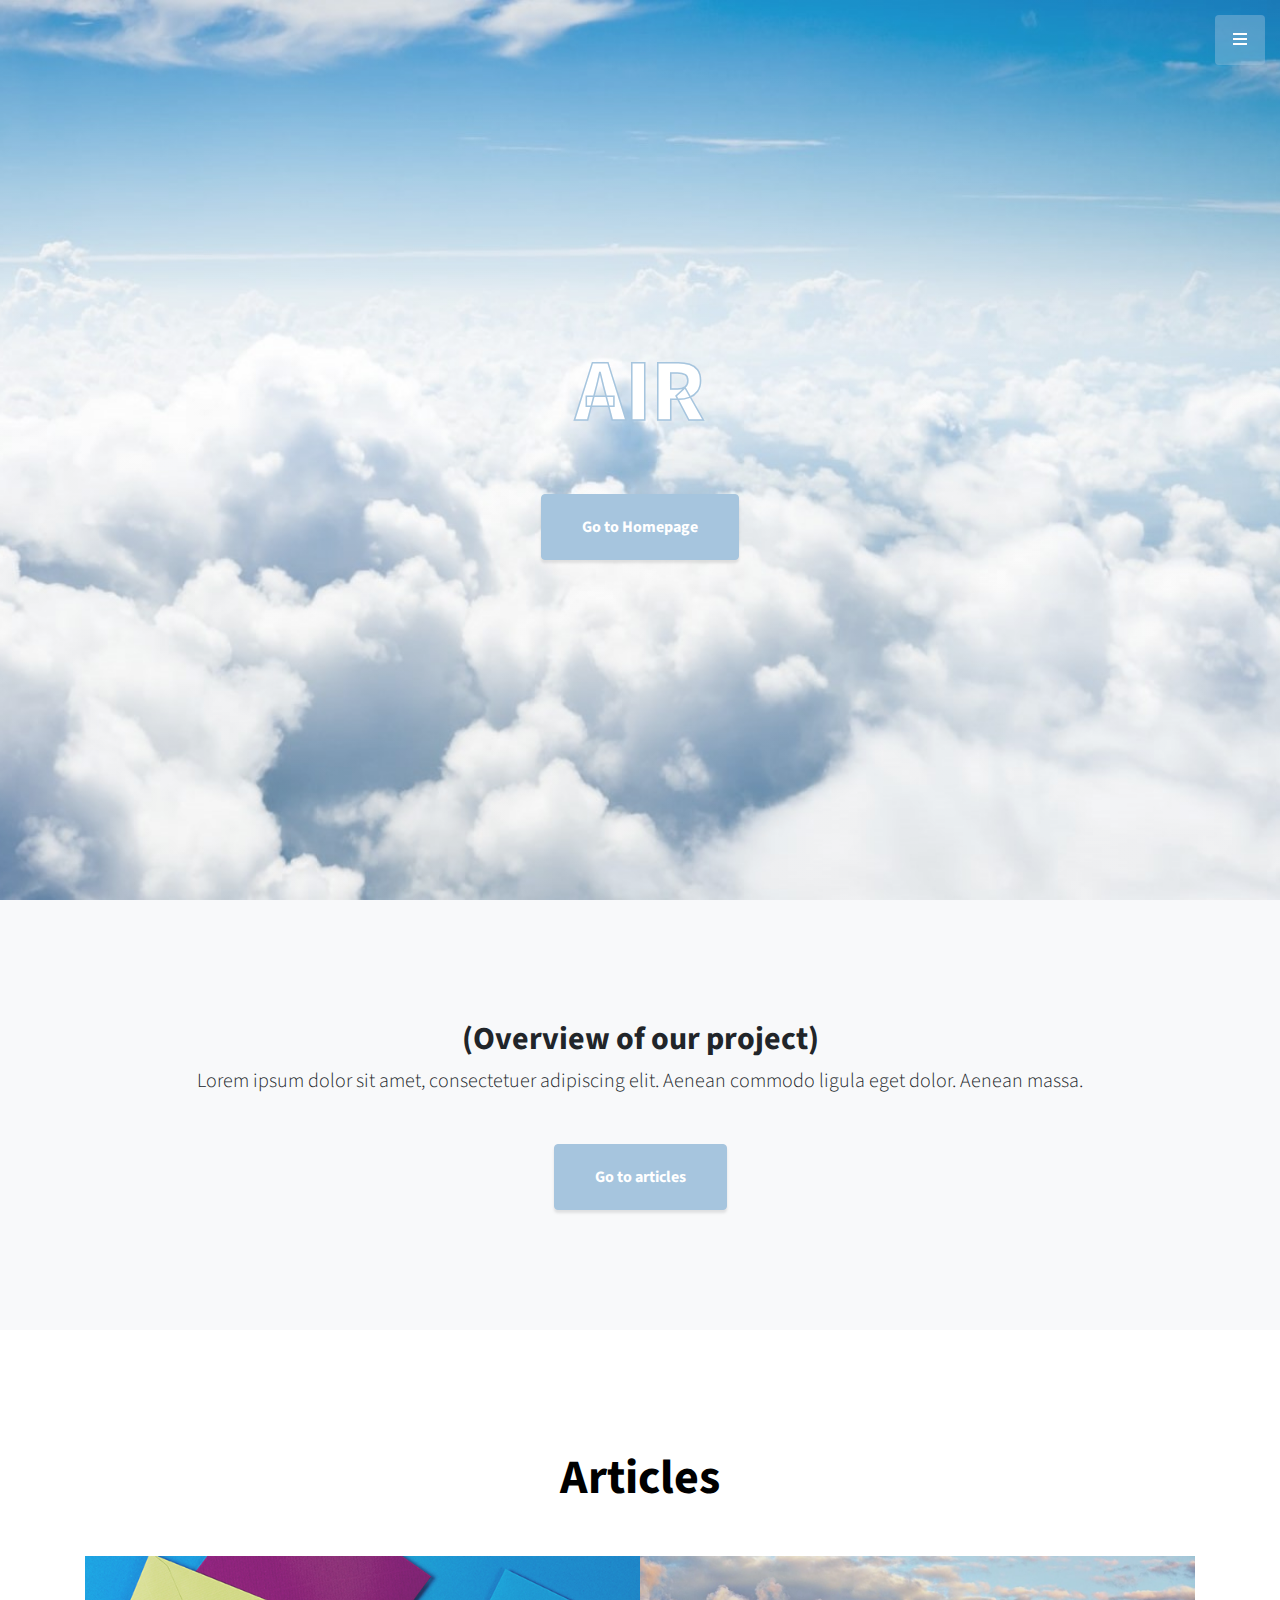
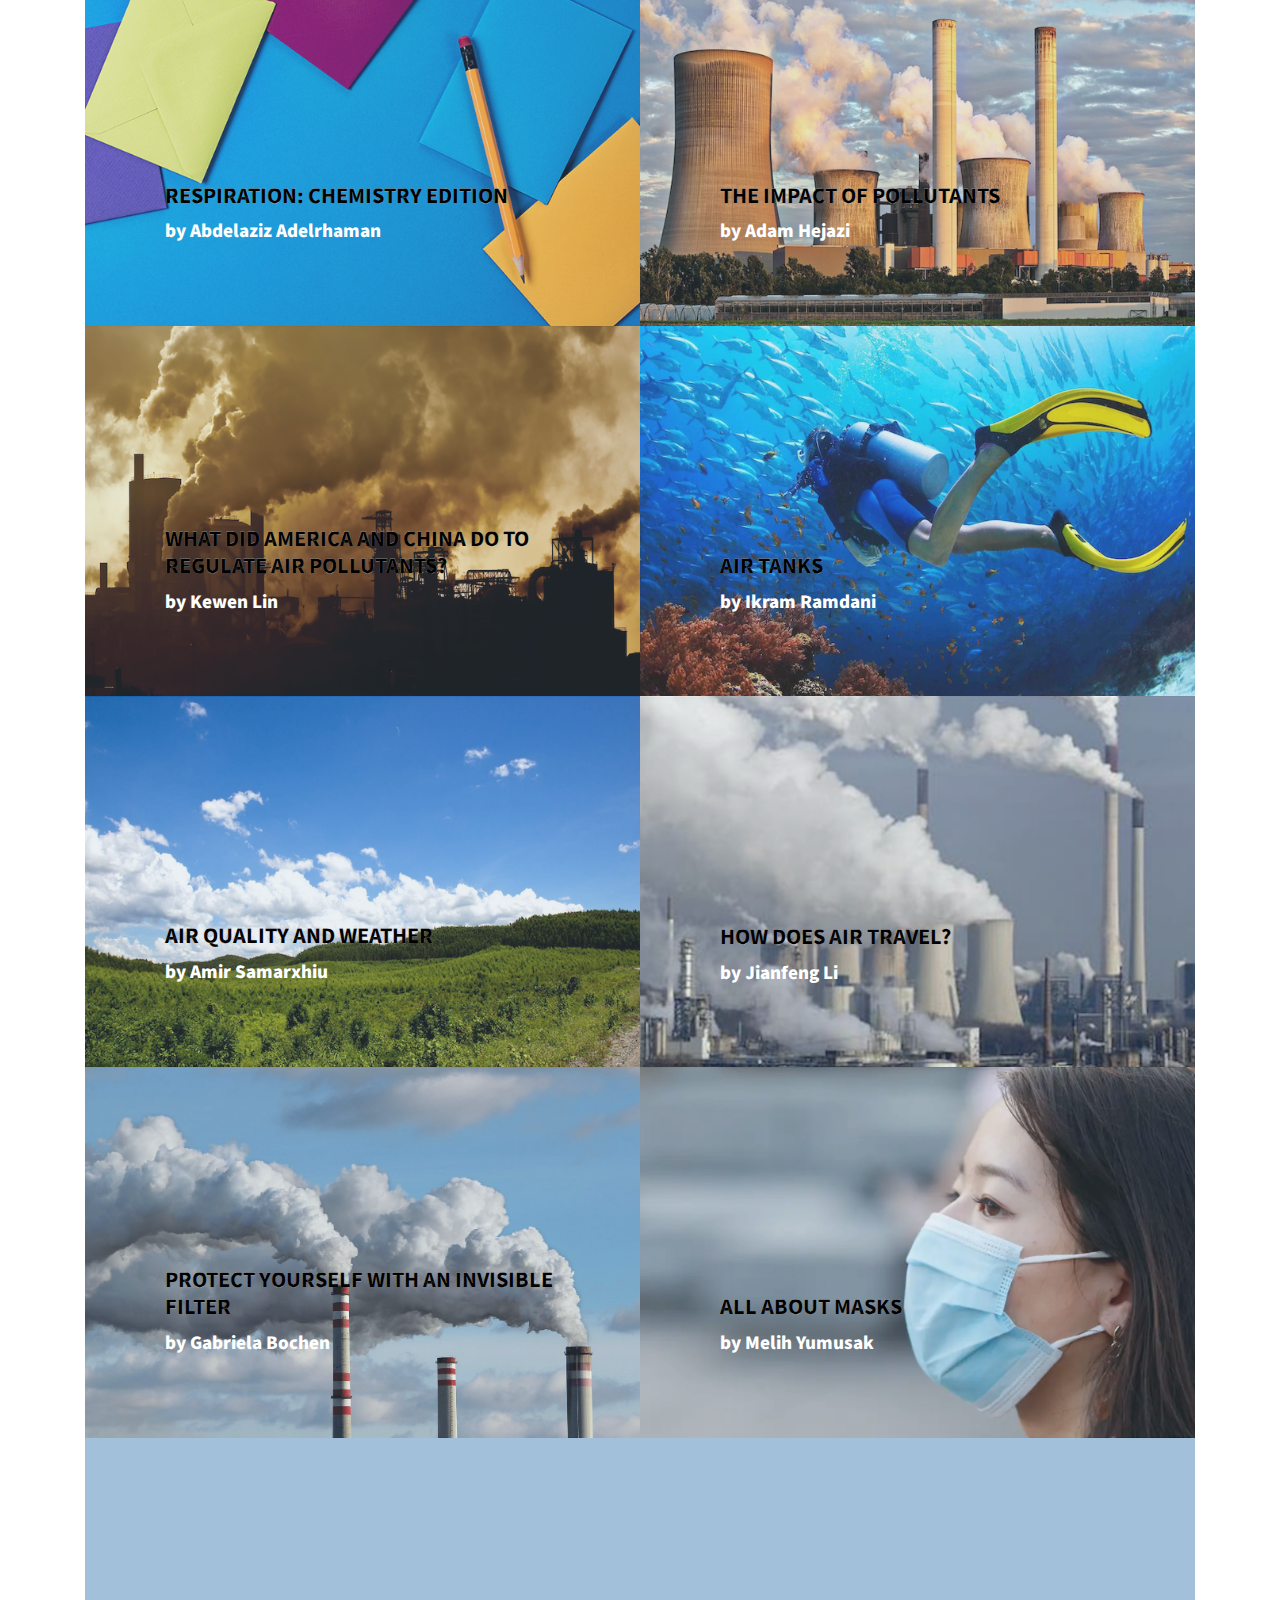
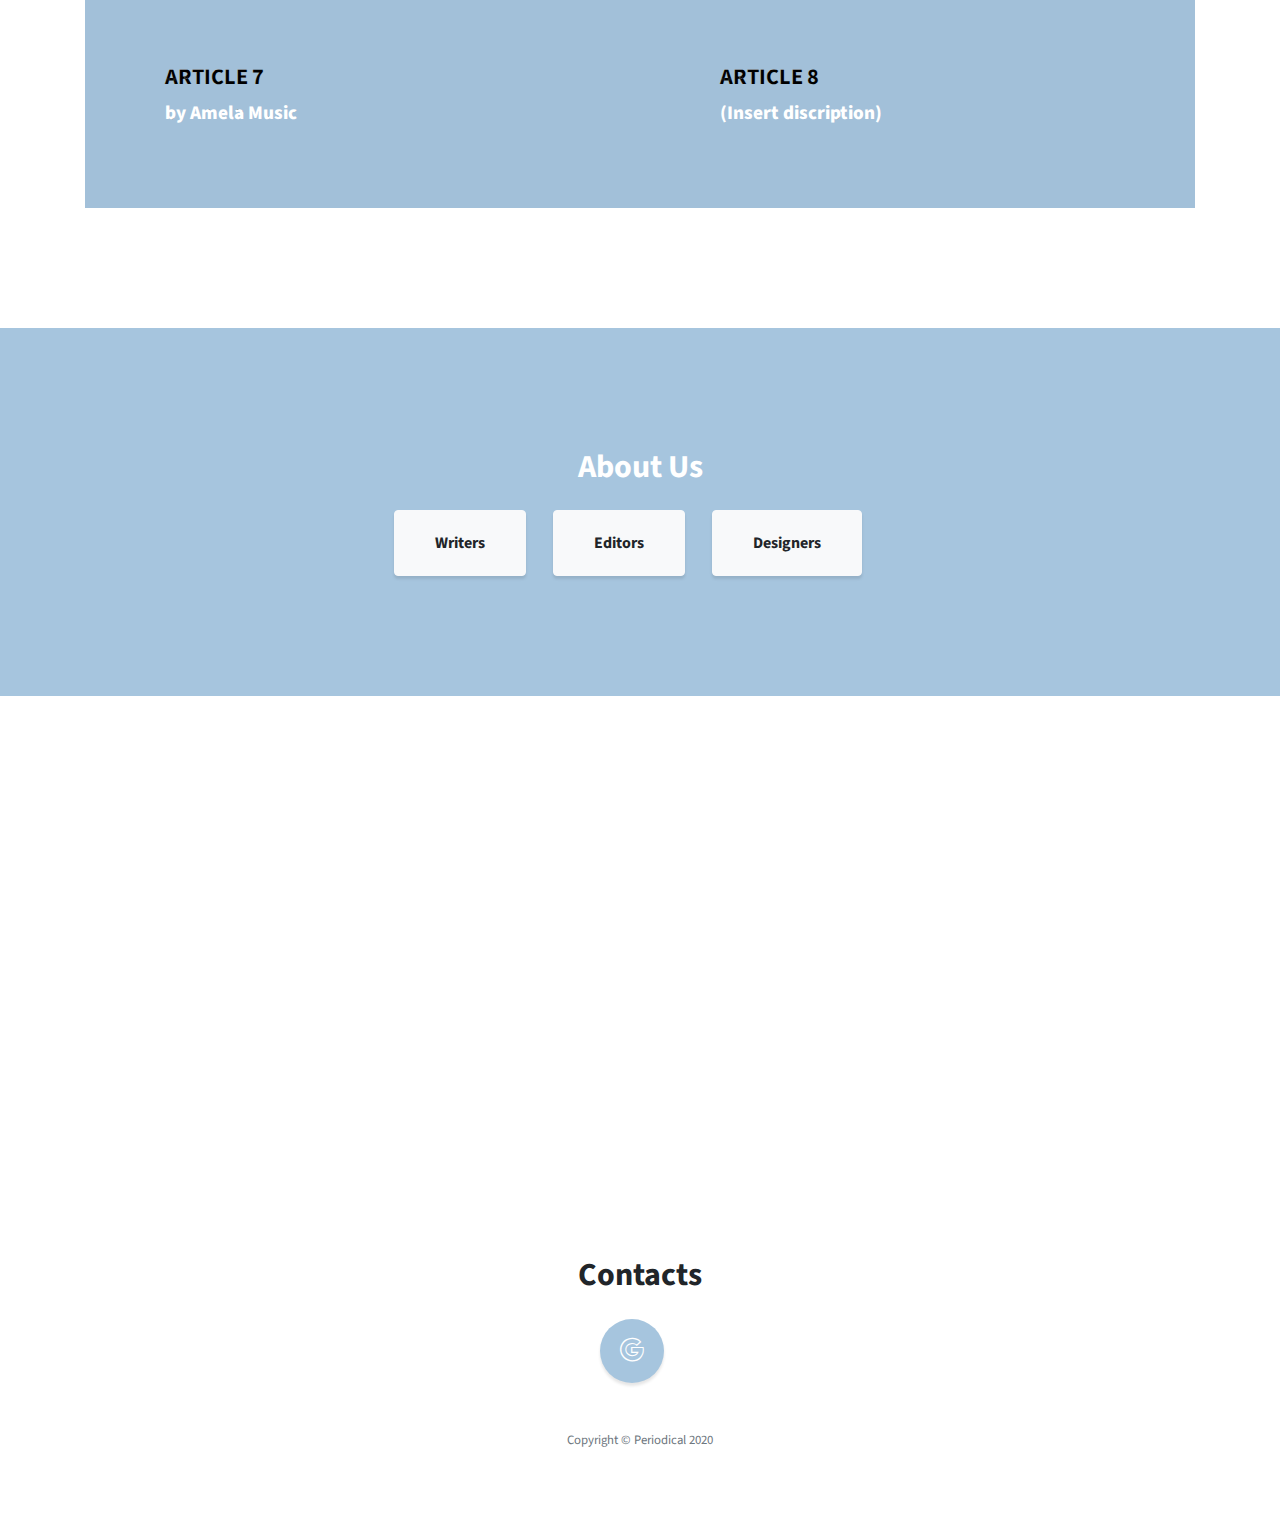
<file: index.html>
<!DOCTYPE html>
<html lang="en">

<head>

  <meta charset="utf-8">
  <meta name="viewport" content="width=device-width, initial-scale=1, shrink-to-fit=no">
  <meta name="description" content="">
  <meta name="author" content="">

  <title>Periodical 2020</title>

  <!-- Bootstrap Core CSS -->
  <link href="vendor/bootstrap/css/bootstrap.min.css" rel="stylesheet">

  <!-- Custom Fonts -->
  <link href="vendor/fontawesome-free/css/all.min.css" rel="stylesheet" type="text/css">
  <link href="https://fonts.googleapis.com/css?family=Source+Sans+Pro:300,400,700,300italic,400italic,700italic" rel="stylesheet" type="text/css">
  <link href="vendor/simple-line-icons/css/simple-line-icons.css" rel="stylesheet">

  <!-- Custom CSS -->
  <link href="css/stylish-portfolio.min.css" rel="stylesheet">
  <link href="css/stylish-portfolio.css" rel="stylesheet">

</head>

<body id="page-top">

  <!-- Navigation -->
  <a class="menu-toggle rounded" href="#">
    <i class="fas fa-bars"></i>
  </a>
  <nav id="sidebar-wrapper">
    <ul class="sidebar-nav">
      <li class="sidebar-brand">
        <a class="js-scroll-trigger" href="#page-top">Periodical 2020</a>
      </li>
      <li class="sidebar-nav-item">
        <a class="js-scroll-trigger" href="#page-top">Air</a>
      </li>
      <li class="sidebar-nav-item">
        <a class="js-scroll-trigger" href="#homepage">Homepage</a>
      </li>
      <li class="sidebar-nav-item">
        <a class="js-scroll-trigger" href="#articles">Articles</a>
      </li>
      <li class="sidebar-nav-item">
        <a class="js-scroll-trigger" href="#about-us">About Us</a>
      </li>
      <li class="sidebar-nav-item">
        <a class="js-scroll-trigger" href="#contacts">Contacts</a>
      </li>
    </ul>
  </nav>

  <!-- Title Page -->
  <header class="masthead d-flex">
    <div class="container text-center my-auto">
      <h1 class="mb-1 fade-in">AIR</h1>
      <h3 class="mb-5 fade-in">
      
      </h3>
      <a class="btn btn-primary btn-xl js-scroll-trigger fade-in" href="#homepage">Go to Homepage</a>
    </div>
    <div class="overlay"></div>
  </header>

  <!-- Homepage -->
  <section class="content-section bg-light" id="homepage">
    <div class="container text-center">
      <div class="row">
        <div class="col-lg-10 mx-auto">
          <h2>(Overview of our project)</h2>
          <p class="lead mb-5">Lorem ipsum dolor sit amet, consectetuer adipiscing elit. Aenean commodo ligula eget dolor. Aenean massa.</p>
          <a class="btn btn-primary btn-xl js-scroll-trigger" href="#articles">Go to articles</a>
        </div>
      </div>
    </div>
  </section>

  <!-- Highlight Articles
  <section class="content-section bg-primary text-white text-center" id="highlight-article">
    <div class="container">
      <div class="content-section-heading">
        <h2 class="mb-5">Highlight Articles</h2>
      </div>
      <div class="row no-gutters">
        <div class="col-lg-12">
          <a class="portfolio-item" href="#">
            <span class="caption">
              <span class="caption-content">
                <h2>Respiration: Chemistry Edition</h2>
                <p class="mb-0">by Abdelaziz Adelrhaman</p>
              </span>
            </span>
            <img class="img-fluid" src="img/portfolio-1.jpg" alt="">
          </a>
        </div>
        <div class="col-lg-12">
          <a class="portfolio-item" href="#">
            <span class="caption">
              <span class="caption-content">
                <h2>The Impact of Pollutants</h2>
                <p class="mb-0">by Adam Hejazi</p>
              </span>
            </span>
            <img class="img-fluid" src="img/portfolio-2.jpg" alt="">
          </a>
        </div>
        </div>
  </section>
  -->

  <!-- Articles -->
  <section class="content-section" id="articles">
    <div class="container">
      <div class="content-section-heading text-center">
        <h2 class="mb-5">Articles</h2>
      </div>
      <div class="row no-gutters">
        <div class="col-lg-6">
          <a class="portfolio-item" href="article/respiration-chemistry-edition.html">
            <span class="caption">
              <span class="caption-content">
                <h2 class="border-text">Respiration: Chemistry Edition</h2>
                <p class="mb-0 border-text-light">by Abdelaziz Adelrhaman</p>
              </span>
            </span>
            <img class="img-fluid" src="img/portfolio-1.jpg" alt="">
          </a>
        </div>
        <div class="col-lg-6">
          <a class="portfolio-item" href="article/the-impact-of-pollutants.html">
            <span class="caption">
              <span class="caption-content">
                <h2 class="border-text">The Impact of Pollutants</h2>
                <p class="mb-0 border-text-light">by Adam Hejazi</p>
              </span>
            </span>
            <img class="img-fluid" src="img/article-img/the-impact-of-pollutants/cover-image.png" alt="">
          </a>
        </div>

        <div class="col-lg-6">
          <a class="portfolio-item" href="article/what-did-america-and-china-do-to-regulate-air-pollutants.html">
            <span class="caption">
              <span class="caption-content">
                <h2 class="border-text">What did America and China do to regulate air pollutants?</h2>
                <p class="mb-0 border-text-light">by Kewen Lin</p>
              </span>
            </span>
            <img class="img-fluid" src="img/article-img/what-did-america-and-china-do-to-regulate-air-pollutants/cover-image.png" alt="">
          </a>
        </div>
        <div class="col-lg-6">
          <a class="portfolio-item" href="article/air-tanks.html">
            <span class="caption">
              <span class="caption-content">
                <h2 class="border-text">Air Tanks</h2>
                <p class="mb-0 border-text-light">by Ikram Ramdani</p>
              </span>
            </span>
            <img class="img-fluid" src="img/article-img/air-tanks/cover-image.png" alt="">
          </a>
        </div>
        <div class="col-lg-6">
          <a class="portfolio-item" href="article/air-quality-and-weather.html">
            <span class="caption">
              <span class="caption-content">
                <h2 class="border-text">Air Quality and Weather</h2>
                <p class="mb-0 border-text-light">by Amir Samarxhiu</p>
              </span>
            </span>
            <img class="img-fluid" src="img/article-img/air-quality-and-weather/cover-image.png" alt="">
          </a>
        </div>
        <div class="col-lg-6">
          <a class="portfolio-item" href="article/how-does-air-travel.html">
            <span class="caption">
              <span class="caption-content">
                <h2 class="border-text">How Does Air Travel?</h2>
                <p class="mb-0 border-text-light">by Jianfeng Li</p>
              </span>
            </span>
            <img class="img-fluid" src="img/article-img/how-does-air-travel/cover-image.png" alt="">
          </a>
        </div>
        <div class="col-lg-6">
          <a class="portfolio-item" href="article/protect-yourself-with-an-invisible-filter.html">
            <span class="caption">
              <span class="caption-content">
                <h2 class="border-text">Protect Yourself With an Invisible Filter</h2>
                <p class="mb-0 border-text-light">by Gabriela Bochen</p>
              </span>
            </span>
            <img class="img-fluid" src="img/article-img/protect-yourself-with-an-invisible-filter/cover-image.jpg" alt="">
          </a>
        </div>
        <div class="col-lg-6">
          <a class="portfolio-item" href="article/all-about-masks.html">
            <span class="caption">
              <span class="caption-content">
                <h2 class="border-text">All About Masks</h2>
                <p class="mb-0 border-text-light">by Melih Yumusak</p>
              </span>
            </span>
            <img class="img-fluid" src="img/article-img/all-about-masks/cover-image.jpg" alt="">
          </a>
        </div>
        <div class="col-lg-6">
          <a class="portfolio-item" href="#">
            <span class="caption">
              <span class="caption-content">
                <h2 class="border-text">Article 7</h2>
                <p class="mb-0 border-text-light">by Amela Music</p>
              </span>
            </span>
            <img class="img-fluid" src="img/portfolio-7.jpg" alt="">
          </a>
        </div>
        <div class="col-lg-6">
          <a class="portfolio-item" href="#">
            <span class="caption">
              <span class="caption-content">
                <h2 class="border-text">Article 8</h2>
                <p class="mb-0 border-text-light">(Insert discription)</p>
              </span>
            </span>
            <img class="img-fluid" src="img/portfolio-8.jpg" alt="">
          </a>
        </div>
    </div>
  </section>

  <!-- About Us -->
  <section class="content-section bg-primary text-white" id="about-us">
    <div class="container text-center">
      <h2 class="mb-4 center-text">About Us</h2>
      <a href="about-us/writers.html" class="btn btn-xl btn-light mr-4">Writers</a>
      <a href="about-us/editors.html" class="btn btn-xl btn-light mr-4">Editors</a>
      <a href="about-us/designers.html" class="btn btn-xl btn-light mr-4">Designers</a>
    </div>
  </section>

  <!-- Map -->
  <section id="contact" class="map">
    <iframe width="100%" height="100%" frameborder="0" scrolling="no" marginheight="0" marginwidth="0" src="https://www.google.com/maps/embed?pb=!1m18!1m12!1m3!1d3027.6852195516535!2d-74.02559148473925!3d40.63682345014833!2m3!1f0!2f0!3f0!3m2!1i1024!2i768!4f13.1!3m3!1m2!1s0x89c245515631e381%3A0x86b74da3bfb6c8fa!2sHigh%20School-Telecommunications!5e0!3m2!1sen!2sus!4v1591030773028!5m2!1sen!2sus" width="600" height="450" frameborder="0" style="border:0;" allowfullscreen="" aria-hidden="false" tabindex="0"></iframe>
    <br />
    <small>
      <a href="https://maps.google.com/maps?f=q&amp;source=embed&amp;hl=en&amp;geocode=&amp;q=Twitter,+Inc.,+Market+Street,+San+Francisco,+CA&amp;aq=0&amp;oq=twitter&amp;sll=28.659344,-81.187888&amp;sspn=0.128789,0.264187&amp;ie=UTF8&amp;hq=Twitter,+Inc.,+Market+Street,+San+Francisco,+CA&amp;t=m&amp;z=15&amp;iwloc=A"></a>
    </small>
  </section>

  <!-- Contacts -->
  <footer class="footer text-center" id="contacts">
    <div class="container">
      <h2 class="mb-4 center-text">Contacts</h2>
      <ul class="list-inline mb-5">
        <li class="list-inline-item">
          <a class="social-link rounded-circle text-white mr-3" href="mailto:ltorres@hstat.org">
            <i class="icon-social-google"></i>
          </a>
        </li>
      </ul>
      <p class="text-muted small mb-0">Copyright &copy; Periodical 2020</p>
    </div>
  </footer>

  <!-- Scroll to Top Button-->
  <a class="scroll-to-top rounded js-scroll-trigger" href="#page-top">
    <i class="fas fa-angle-up"></i>
  </a>

  <!-- Bootstrap core JavaScript -->
  <script src="vendor/jquery/jquery.min.js"></script>
  <script src="vendor/bootstrap/js/bootstrap.bundle.min.js"></script>

  <!-- Plugin JavaScript -->
  <script src="vendor/jquery-easing/jquery.easing.min.js"></script>

  <!-- Custom scripts for this template -->
  <script src="js/stylish-portfolio.min.js"></script>

</body>

</html>
</file>
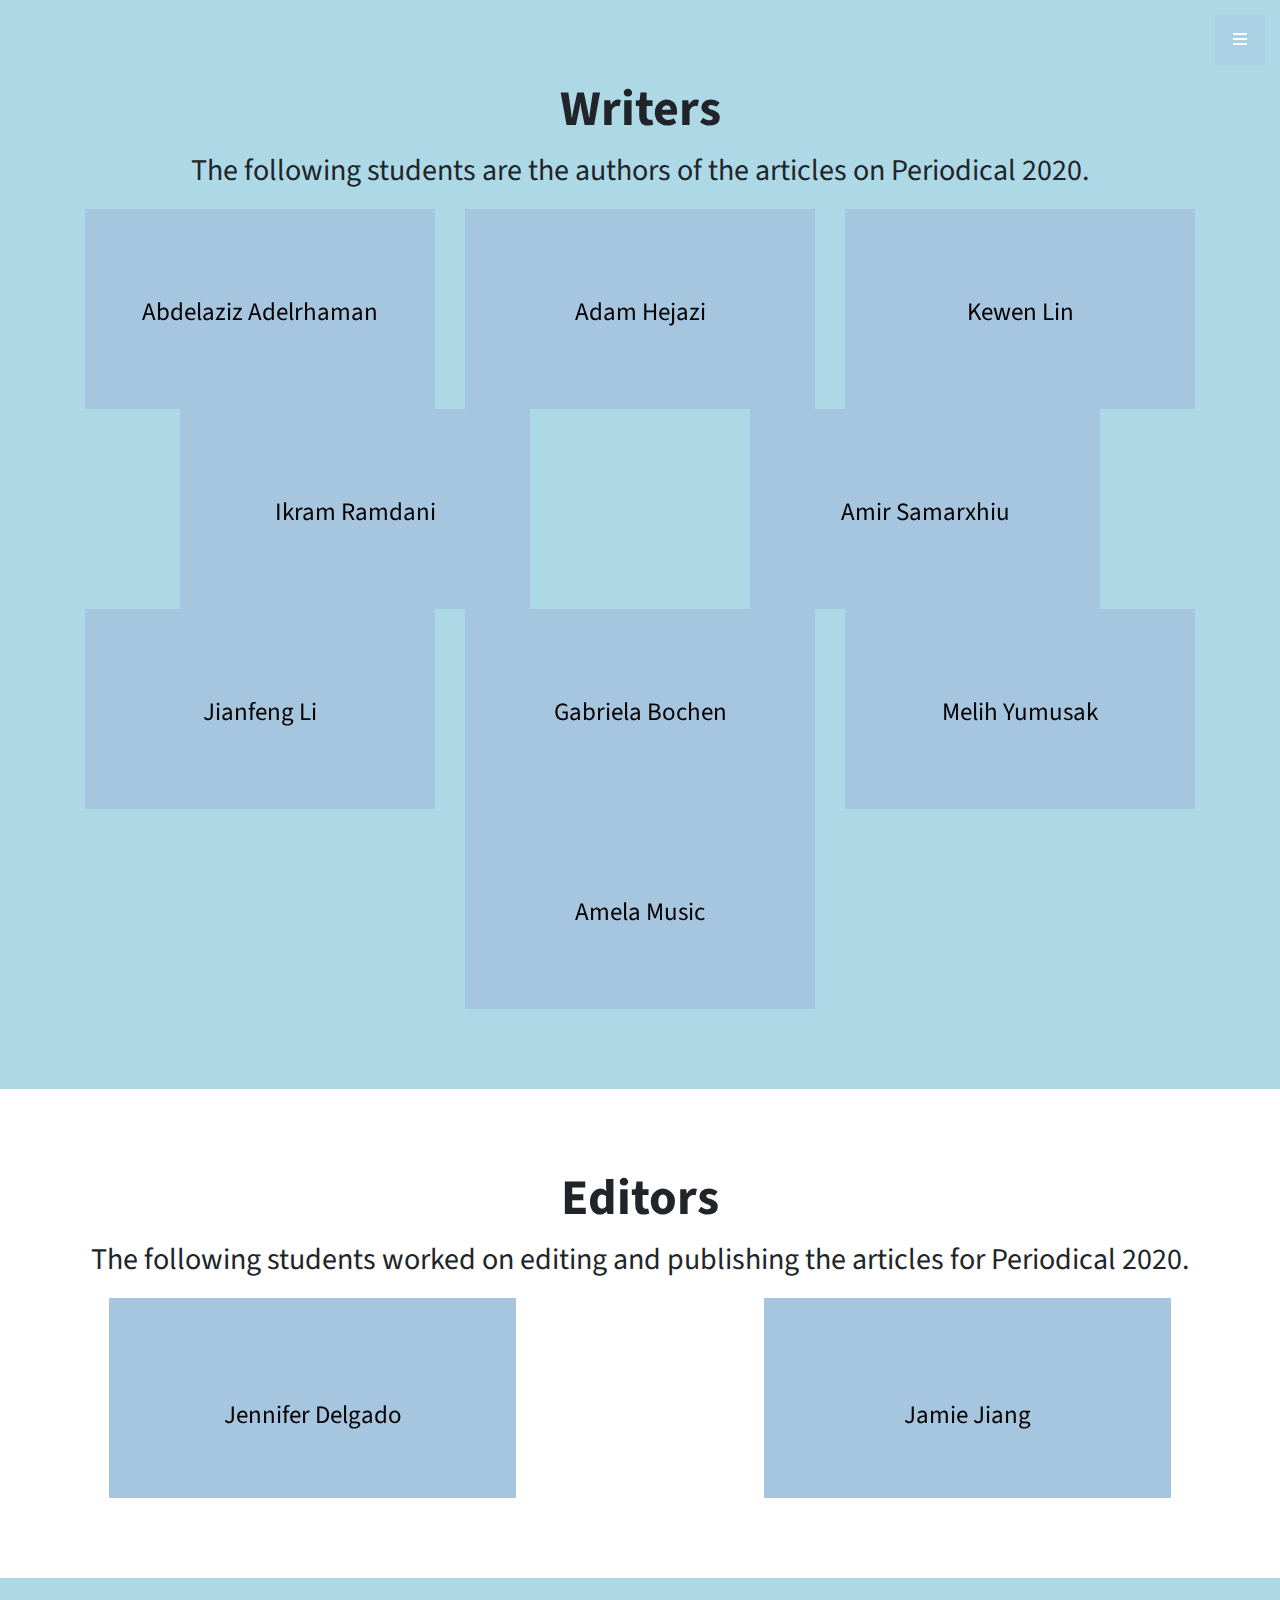
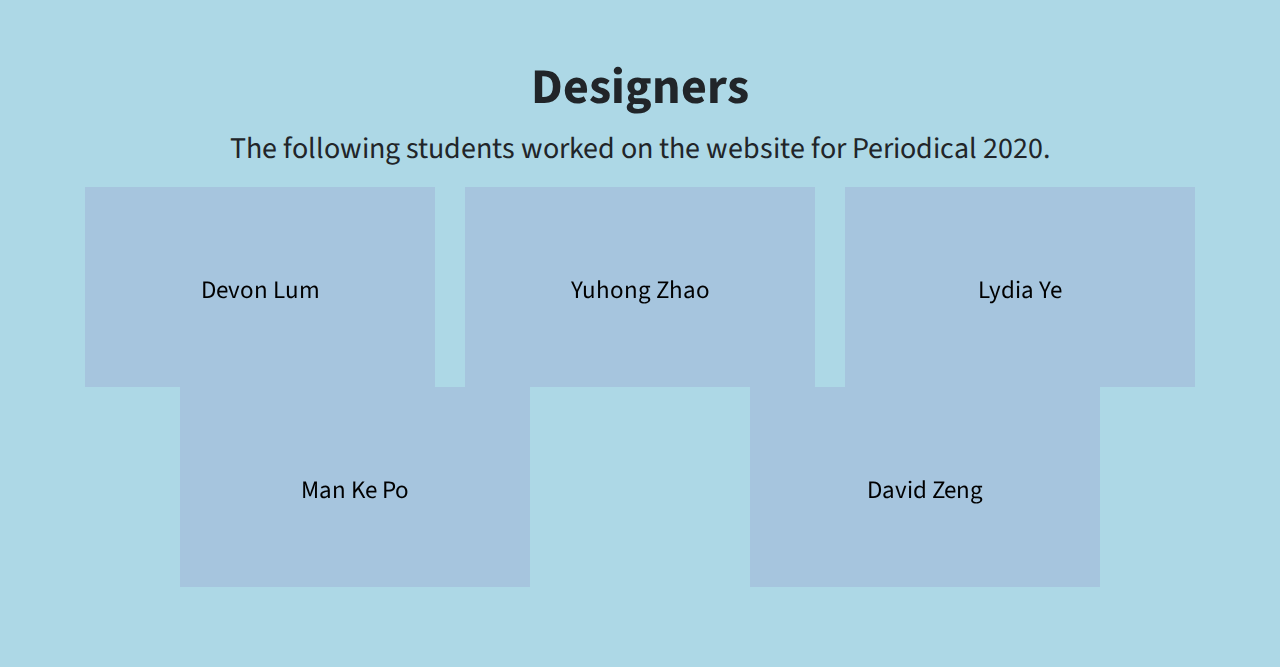
<file: about-us.html>
<!DOCTYPE html>
<html lang="en">

<head>

  <meta charset="utf-8">
  <meta name="viewport" content="width=device-width, initial-scale=1, shrink-to-fit=no">
  <meta name="description" content="">
  <meta name="author" content="">

  <title>Periodical 2020</title>

  <!-- Bootstrap Core CSS -->
  <link href="vendor/bootstrap/css/bootstrap.min.css" rel="stylesheet">

  <!-- Custom Fonts -->
  <link href="vendor/fontawesome-free/css/all.min.css" rel="stylesheet" type="text/css">
  <link href="https://fonts.googleapis.com/css?family=Source+Sans+Pro:300,400,700,300italic,400italic,700italic" rel="stylesheet" type="text/css">
  <link href="vendor/simple-line-icons/css/simple-line-icons.css" rel="stylesheet">

  <!-- Custom CSS -->
  <link href="css/stylish-portfolio.min.css" rel="stylesheet">
  <link href="css/stylish-portfolio.css" rel="stylesheet">

</head>

<body id="page-top" class="about-us">

  <!-- Navigation -->
  <a class="menu-toggle rounded" href="#">
    <i class="fas fa-bars"></i>
  </a>
  <nav id="sidebar-wrapper">
    <ul class="sidebar-nav">
      <li class="sidebar-brand">
        <a class="js-scroll-trigger" href="index.html#page-top">Periodical 2020</a>
      </li>
      <li class="sidebar-nav-item">
        <a class="js-scroll-trigger" href="index.html#page-top">Air</a>
      </li>
      <li class="sidebar-nav-item">
        <a class="js-scroll-trigger" href="index.html#homepage">Homepage</a>
      </li>
      <li class="sidebar-nav-item">
        <a class="js-scroll-trigger" href="index.html#articles">Articles</a>
      </li>
      <li class="sidebar-nav-item">
        <a class="js-scroll-trigger" href="index.html#about-us">About Us</a>
      </li>
      <li class="sidebar-nav-item">
        <a class="js-scroll-trigger" href="index.html#contacts">Contacts</a>
      </li>
    </ul>
  </nav>



  <section id="writers" style="background-color: lightblue">

    <div class="container">
      <h1 class="center title">Writers</h1>
      <p class="center subtitle">The following students are the authors of the articles on Periodical 2020.</p>

      <div class="row">
        <div class="flip-card box col-xl-4">
          <div class="flip-card-inner">
            <div class="flip-card-front">
              <h3 class="top name">Abdelaziz Adelrhaman</h3>
            </div>
            <div class="flip-card-back">
              <p class="bottom">"I originally thought this project was going to be so much work. It was. However, with the help of quarantine, I was able to get through it. I'm thankful for everyone!"</p>
            </div>
          </div>
        </div></br>

        <div class="flip-card box col-xl-4">
          <div class="flip-card-inner">
            <div class="flip-card-front">
              <h3 class="top name">Adam Hejazi</h3>
            </div>
            <div class="flip-card-back">
              <p class="middle">"Other than the fact we had to do it after the AP test when we thought we were done, it was pretty enjoyable. I liked making something as a team."</p>
            </div>
          </div>
        </div></br>

        <div class="flip-card box col-xl-4">
          <div class="flip-card-inner">
            <div class="flip-card-front">
              <h3 class="top name">Kewen Lin</h3>
            </div>
            <div class="flip-card-back">
              <p class="bottom">"Though unintentionally, this project helped me learn more about the coronavirus. It was also the first time it felt weird learning about the world in one place."</p>
            </div>
          </div>
        </div></br>

        <div class="flip-card box col-xl-4">
          <div class="flip-card-inner">
            <div class="flip-card-front">
              <h3 class="top name">Ikram Ramdani</h3>
            </div>
            <div class="flip-card-back">
              <p class="top">"I loved this project. It allowed space for curiosity. After answering a question it led me to another question."</p>
            </div>
          </div>
        </div></br>

        <div class="flip-card box col-xl-4">
          <div class="flip-card-inner">
            <div class="flip-card-front">
              <h3 class="top name">Amir Samarxhiu</h3>
            </div>
            <div class="flip-card-back">
              <p class="top">"This project was an interesting take for me. I learned new things because of this project."</p>
            </div>
          </div>
        </div></br>
      </div>


      <div class="row">
        <div class="flip-card box col-xl-4">
          <div class="flip-card-inner">
            <div class="flip-card-front">
              <h3 class="top name">Jianfeng Li</h3>
            </div>
            <div class="flip-card-back">
              <p class="middle">"The topic was very interesting. I was able to connect what I learned in chemistry with real world examples with some research."</p>
            </div>
          </div>
        </div></br>

        <div class="flip-card box col-xl-4">
          <div class="flip-card-inner">
            <div class="flip-card-front">
              <h3 class="top name">Gabriela Bochen</h3>
            </div>
            <div class="flip-card-back">
              <p class="middle">"This project was a fun way to end the school year. It gave me the opportunity to do one more assignment that I was proud of."</p>
            </div>
          </div>
        </div></br>

        <div class="flip-card box col-xl-4">
          <div class="flip-card-inner">
            <div class="flip-card-front">
              <h3 class="top name">Melih Yumusak</h3>
            </div>
            <div class="flip-card-back">
              <p class="middle">"..."</p>
            </div>
          </div>
        </div></br>

        <div class="flip-card box col-xl-4">
          <div class="flip-card-inner">
            <div class="flip-card-front">
              <h3 class="top name">Amela Music</h3>
            </div>
            <div class="flip-card-back">
              <p class="bottom">"I enjoyed working on this project. The project has allowed me to view my surroundings on a more microscopic level. It’s made me more insightful on the aspects of chemistry that is involved in our daily lives."</p>
            </div>
          </div>
        </div>
      </div>
    </div>
  </section>

  <section id="editors" style="background-color: white">
    <div clas="container">
      <h1 class="center title">Editors</h1>
      <p class="center subtitle">The following students worked on editing and publishing the articles for Periodical 2020.</p>

      <div class="row">
        <div class="flip-card box col-xl-4">
          <div class="flip-card-inner">
            <div class="flip-card-front">
              <h3 class="top name">Jennifer Delgado</h3>
            </div>
            <div class="flip-card-back">
              <p class="bottom">"Being able to read and edit the work of my peers was a great opportunity to be exposed to the writing styles of different people. It almost felt like I was clearing up the picture that the author was trying to
                depict."
              </p>
            </div>
          </div>
        </div></br>

        <div class="flip-card box col-xl-4">
          <div class="flip-card-inner">
            <div class="flip-card-front">
              <h3 class="top name">Jamie Jiang</h3>
            </div>
            <div class="flip-card-back">
              <p class="top">"I seriously need to take some break from my computer/phone's screen."</p>
            </div>
          </div>
        </div></br>
      </div>

    </div>
  </section>


  <section id="designers" style="background-color: lightblue">
    <div class="container">
      <h1 class="center title">Designers</h1>
      <p class="center subtitle">The following students worked on the website for Periodical 2020.</p>

      <div class="row">
        <div class="flip-card container box col-xl-4">
          <div class="flip-card-inner">
            <div class="flip-card-front">
              <h3 class="top name">Devon Lum</h3>
            </div>
            <div class="flip-card-back">
              <p class="top">"Creating this website remotely with the other designers was a lot of fun."</p>
            </div>
          </div>
        </div></br>

        <div class="flip-card container box col-xl-4">
          <div class="flip-card-inner">
            <div class="flip-card-front">
              <h3 class="top name">Yuhong Zhao</h3>
            </div>
            <div class="flip-card-back">
              <p class="top">"I am a student that worked as a designer for Periodical 2020. It was fun practicing my skills of web design."</p>
            </div>
          </div>
        </div></br>

        <div class="flip-card box col-xl-4">
          <div class="flip-card-inner">
            <div class="flip-card-front">
              <h3 class="top name">Lydia Ye</h3>
            </div>
            <div class="flip-card-back">
              <p class="middle">"Although this project required us to communicate remotely, working on this project with my peers was enjoyable for me."</p>
            </div>
          </div>
        </div></br>

        <div class="flip-card box col-xl-4">
          <div class="flip-card-inner">
            <div class="flip-card-front">
              <h3 class="top name">Man Ke Po</h3>
            </div>
            <div class="flip-card-back">
              <p class="bottom">"git start_a_new_day--> git wake_up --> git breakfast --> ERROR: cereal not found --> ERROR: milk not found --> git skip_breakfast --> git start_to_ work --> git chips_n_soda --> ALERT: DEADLINE_TONIGHT --> init panic
                -->
                git skip_dinner --> DELIVER PROJECT SUCCESSFULLY"</p>
            </div>
          </div>
        </div></br>

        <div class="flip-card box col-xl-4">
          <div class="flip-card-inner">
            <div class="flip-card-front">
              <h3 class="top name">David Zeng</h3>
            </div>
            <div class="flip-card-back">
              <p class="top">"This project wasn't too bad. I got to use the skills I've learned from another class on this project."</p>
            </div>
          </div>
        </div>
      </div>
    </div>
  </section>






  <!-- Scroll to Top Button-->
  <a class="scroll-to-top rounded js-scroll-trigger" href="#page-top">
    <i class="fas fa-angle-up"></i>
  </a>

  <!-- Bootstrap core JavaScript -->
  <script src="vendor/jquery/jquery.min.js"></script>
  <script src="vendor/bootstrap/js/bootstrap.bundle.min.js"></script>

  <!-- Plugin JavaScript -->
  <script src="vendor/jquery-easing/jquery.easing.min.js"></script>

  <!-- Custom scripts for this template -->
  <script src="js/stylish-portfolio.min.js"></script>

</body>

</html>
</file>
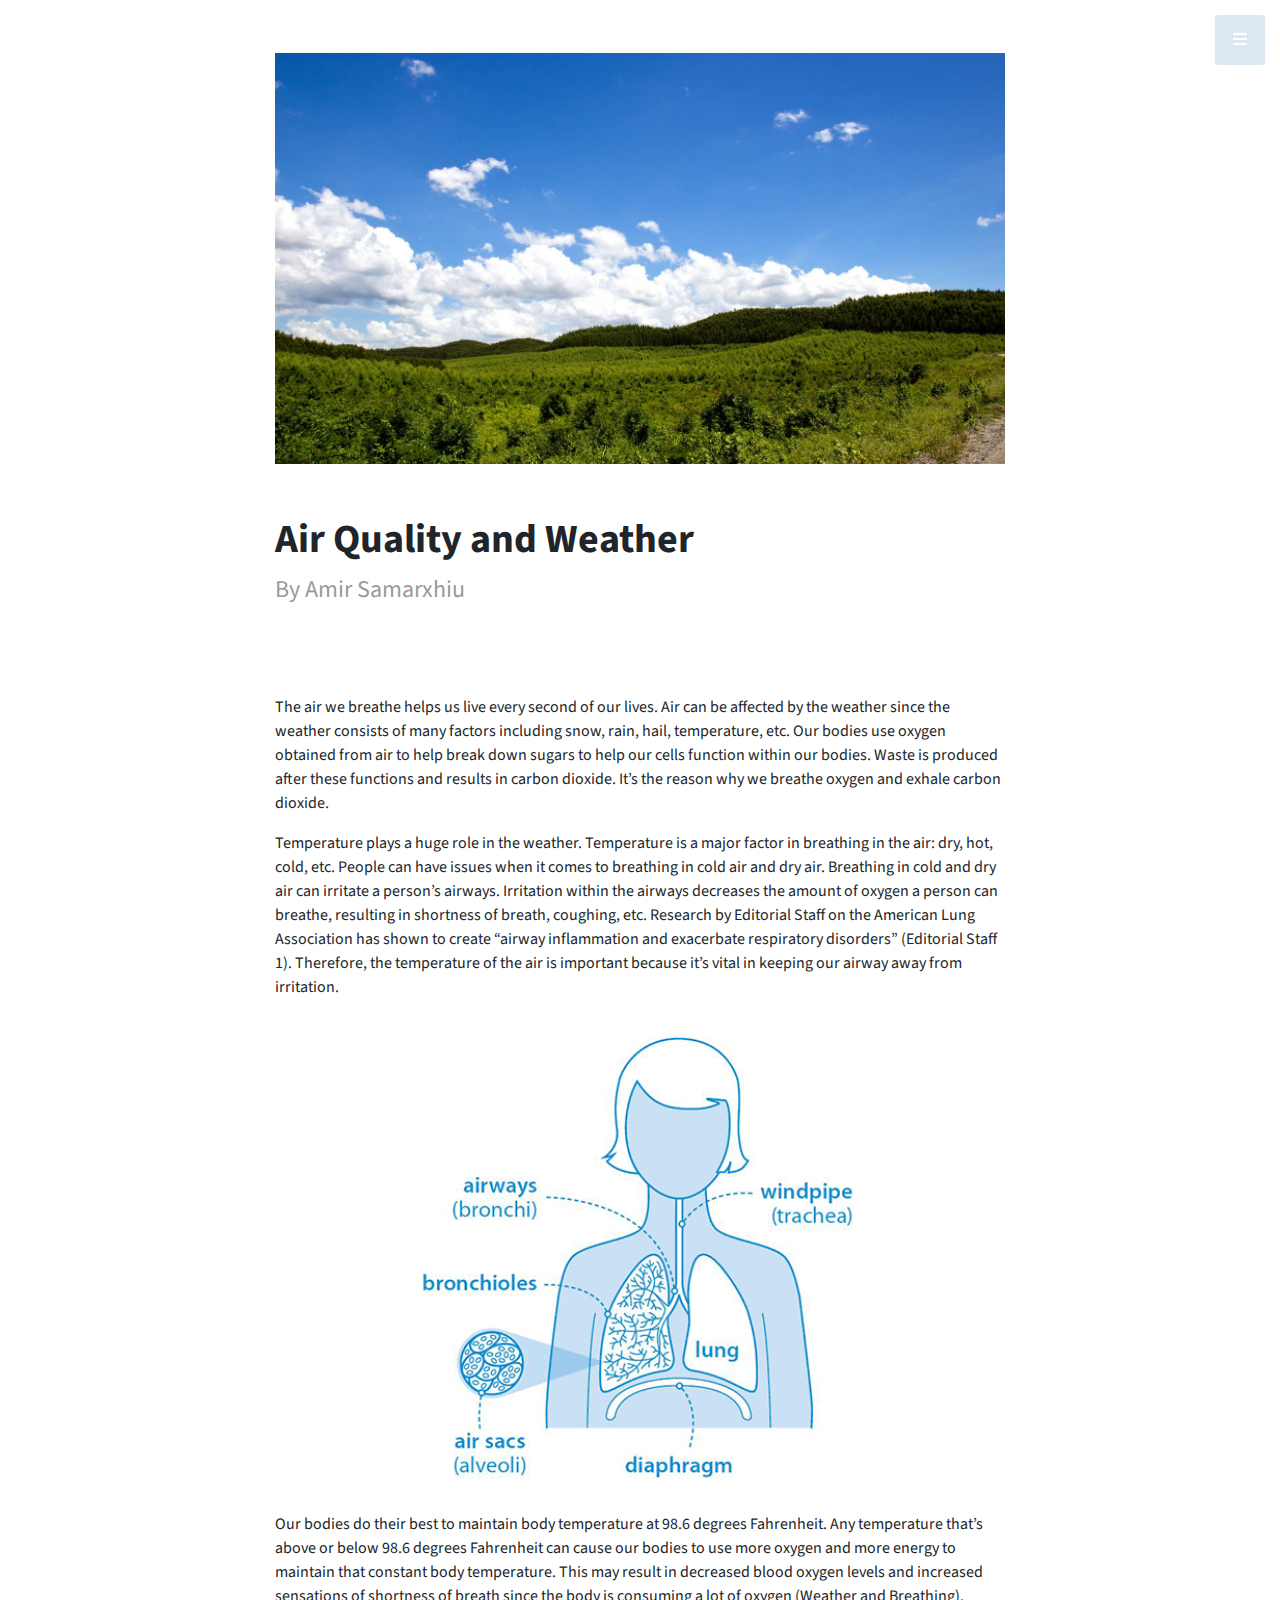
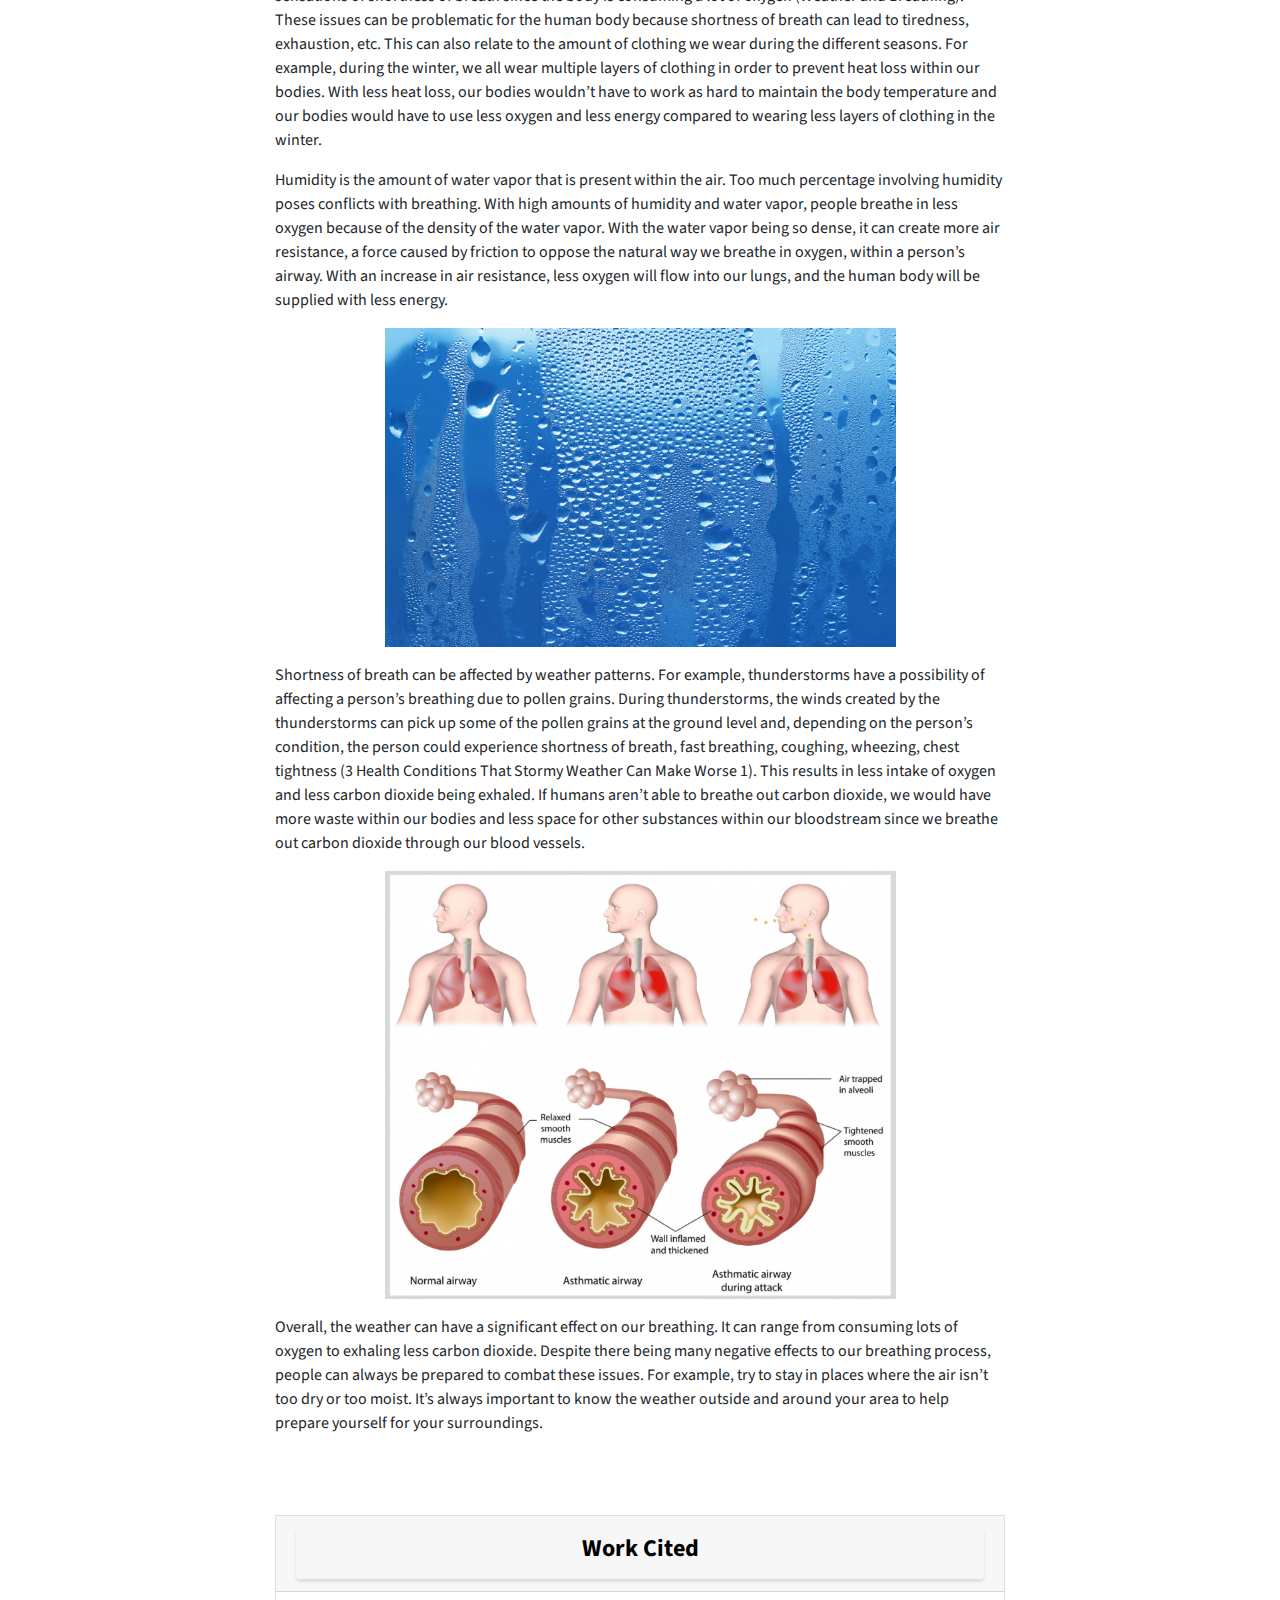
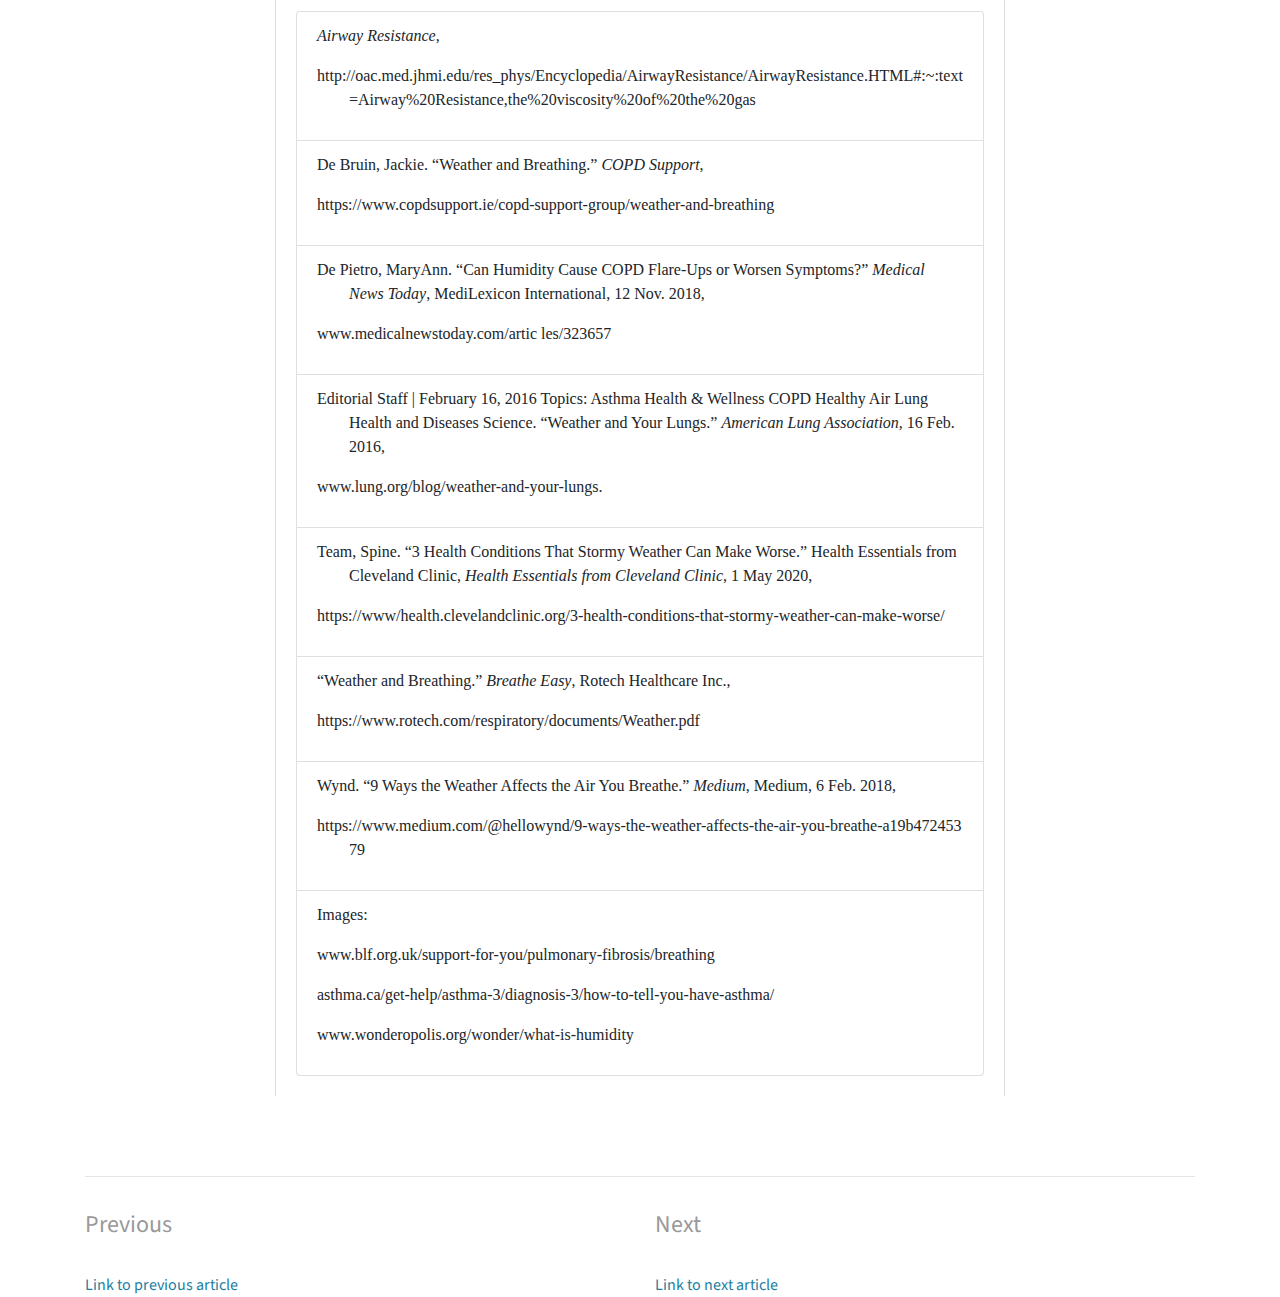
<file: article/air-quality-and-weather.html>
<!DOCTYPE html>
<html lang="en">

<head>

  <meta charset="utf-8">
  <meta name="viewport" content="width=device-width, initial-scale=1, shrink-to-fit=no">
  <meta name="description" content="">
  <meta name="author" content="">

  <title>Periodical 2020</title>

  <!-- Bootstrap Core CSS -->
  <link href="../vendor/bootstrap/css/bootstrap.min.css" rel="stylesheet">

  <!-- Custom Fonts -->
  <link href="../vendor/fontawesome-free/css/all.min.css" rel="stylesheet" type="text/css">
  <link href="https://fonts.googleapis.com/css?family=Source+Sans+Pro:300,400,700,300italic,400italic,700italic" rel="stylesheet" type="text/css">
  <link href="../vendor/simple-line-icons/css/simple-line-icons.css" rel="stylesheet">

  <!-- Custom CSS -->
  <link href="../css/stylish-portfolio.min.css" rel="stylesheet">
  <link href="../css/stylish-portfolio.css" rel="stylesheet">

</head>

<body id="page-top">

  <!-- Navigation -->
  <a class="menu-toggle rounded" href="#">
    <i class="fas fa-bars"></i>
  </a>
  <nav id="sidebar-wrapper">
    <ul class="sidebar-nav">
      <li class="sidebar-brand">
        <a class="js-scroll-trigger" href="../index.html#page-top">Periodical 2020</a>
      </li>
      <li class="sidebar-nav-item">
        <a class="js-scroll-trigger" href="../index.html#page-top">Air</a>
      </li>
      <li class="sidebar-nav-item">
        <a class="js-scroll-trigger" href="../index.html#homepage">Homepage</a>
      </li>
      <li class="sidebar-nav-item">
        <a class="js-scroll-trigger" href="../index.html#highlight-article">Highlight Article</a>
      </li>
      <li class="sidebar-nav-item">
        <a class="js-scroll-trigger" href="../index.html#articles">Articles</a>
      </li>
      <li class="sidebar-nav-item">
        <a class="js-scroll-trigger" href="../index.html#about-us">About Us</a>
      </li>
      <li class="sidebar-nav-item">
        <a class="js-scroll-trigger" href="../index.html#contacts">Contacts</a>
      </li>
    </ul>
  </nav>

  <!-- article -->
  <div class="container">
    <div class="row">
      <div class="col-lg-8 col-md-10 mx-auto">
        <div id="content-wrap">
          <div class="article-image">
            <img src="../img/article-img/air-quality-and-weather/title-background.jpg">
          </div>
          <h1 id="article-title">Air Quality and Weather</h1>
          <p class="author">By Amir Samarxhiu</p>
          <article>
            <p>The air we breathe helps us live every second of our lives. Air can be affected by the weather since the weather consists of many factors including snow, rain, hail, temperature, etc. Our bodies use oxygen obtained from air to help
              break down sugars to help our cells function within our bodies. Waste is produced after these functions and results in carbon dioxide. It’s the reason why we breathe oxygen and exhale carbon dioxide.</p>

            <p>Temperature plays a huge role in the weather. Temperature is a major factor in breathing in the air: dry, hot, cold, etc. People can have issues when it comes to breathing in cold air and dry air. Breathing in cold and dry air can
              irritate a person’s airways. Irritation within the airways decreases the amount of oxygen a person can breathe, resulting in shortness of breath, coughing, etc. Research by Editorial Staff on the American Lung Association has shown to
              create “airway inflammation and exacerbate respiratory disorders” (Editorial Staff 1). Therefore, the temperature of the air is important because it’s vital in keeping our airway away from irritation.</p>

            <p class="text-center"><img src="../img/article-img/air-quality-and-weather/diagram-lung.png" class="body-image"></p>

            <p>Our bodies do their best to maintain body temperature at 98.6 degrees Fahrenheit. Any temperature that’s above or below 98.6 degrees Fahrenheit can cause our bodies to use more oxygen and more energy to maintain that constant body
              temperature. This may result in decreased blood oxygen levels and increased sensations of shortness of breath since the body is consuming a lot of oxygen (Weather and Breathing). These issues can be problematic for the human body
              because shortness of breath can lead to tiredness, exhaustion, etc. This can also relate to the amount of clothing we wear during the different seasons. For example, during the winter, we all wear multiple layers of clothing in order to
              prevent heat loss within our bodies. With less heat loss, our bodies wouldn’t have to work as hard to maintain the body temperature and our bodies would have to use less oxygen and less energy compared to wearing less layers of clothing
              in the winter.</p>

            <p>Humidity is the amount of water vapor that is present within the air. Too much percentage involving humidity poses conflicts with breathing. With high amounts of humidity and water vapor, people breathe in less oxygen because of the
              density of the water vapor. With the water vapor being so dense, it can create more air resistance, a force caused by friction to oppose the natural way we breathe in oxygen, within a person’s airway. With an increase in air resistance,
              less oxygen will flow into our lungs, and the human body will be supplied with less energy.</p>

            <p class="text-center"><img src="../img/article-img/air-quality-and-weather/humidity.jpg" class="body-image"></p>

            <p>Shortness of breath can be affected by weather patterns. For example, thunderstorms have a possibility of affecting a person’s breathing due to pollen grains. During thunderstorms, the winds created by the thunderstorms can pick up
              some of the pollen grains at the ground level and, depending on the person’s condition, the person could experience shortness of breath, fast breathing, coughing, wheezing, chest tightness (3 Health Conditions That Stormy Weather Can
              Make Worse 1). This results in less intake of oxygen and less carbon dioxide being exhaled. If humans aren’t able to breathe out carbon dioxide, we would have more waste within our bodies and less space for other substances within our
              bloodstream since we breathe out carbon dioxide through our blood vessels.</p>

            <p class="text-center"><img src="../img/article-img/air-quality-and-weather/diagram-asthma.png" class="body-image"></p>

            <p>Overall, the weather can have a significant effect on our breathing. It can range from consuming lots of oxygen to exhaling less carbon dioxide. Despite there being many negative effects to our breathing process, people can always be
              prepared to combat these issues. For example, try to stay in places where the air isn’t too dry or too moist. It’s always important to know the weather outside and around your area to help prepare yourself for your surroundings.</p>


          </article>
        </div>
        <div class="accordion work-cited" id="accordionExample">
          <div class="card">
            <div class="card-header" id="headingOne">
              <button class="btn btn-link btn-block text-center" style="text-decoration: none; color: black;" type="button" data-toggle="collapse" data-target="#collapseOne" aria-expanded="true" aria-controls="collapseOne">
                <h4>Work Cited</h4>
              </button>
            </div>
            <div id="collapseOne" class="collapse show" aria-labelledby="headingOne" data-parent="#accordionExample">
              <div class="card-body">
                <ul class="list-group">
                  <li class="list-group-item">
                    <p class="cite-description"><i>Airway Resistance</i>,</p>
                    <p class="cite-link">http://oac.med.jhmi.edu/res_phys/Encyclopedia/AirwayResistance/AirwayResistance.HTML#:~:text=Airway%20Resistance,the%20viscosity%20of%20the%20gas</p>
                  </li>
                  <li class="list-group-item">
                    <p class="cite-description">De Bruin, Jackie. “Weather and Breathing.” <i>COPD Support</i>,</p>
                    <p class="cite-link">https://www.copdsupport.ie/copd-support-group/weather-and-breathing</p>
                  </li>
                  <li class="list-group-item">
                    <p class="cite-description">De Pietro, MaryAnn. “Can Humidity Cause COPD Flare-Ups or Worsen Symptoms?” <i>Medical News Today</i>, MediLexicon International, 12 Nov. 2018,</p>
                    <p class="cite-link">www.medicalnewstoday.com/artic les/323657</p>
                  </li>
                  <li class="list-group-item">
                    <p class="cite-description">Editorial Staff | February 16, 2016 Topics: Asthma Health & Wellness COPD Healthy Air Lung Health and Diseases Science. “Weather and Your Lungs.” <i>American Lung Association</i>, 16 Feb. 2016,</p>
                    <p class="cite-link">www.lung.org/blog/weather-and-your-lungs.</p>
                  </li>
                  <li class="list-group-item">
                    <p class="cite-description">Team, Spine. “3 Health Conditions That Stormy Weather Can Make Worse.” Health Essentials from Cleveland Clinic, <i>Health Essentials from Cleveland Clinic</i>, 1 May 2020,</p>
                    <p class="cite-link">https://www/health.clevelandclinic.org/3-health-conditions-that-stormy-weather-can-make-worse/</p>
                  </li>
                  <li class="list-group-item">
                    <p class="cite-description">“Weather and Breathing.” <i>Breathe Easy</i>, Rotech Healthcare Inc.,</p>
                    <p class="cite-link">https://www.rotech.com/respiratory/documents/Weather.pdf</p>
                  </li>
                  <li class="list-group-item">
                    <p class="cite-description">Wynd. “9 Ways the Weather Affects the Air You Breathe.” <i>Medium</i>, Medium, 6 Feb. 2018,</p>
                    <p class="cite-link">https://www.medium.com/@hellowynd/9-ways-the-weather-affects-the-air-you-breathe-a19b47245379</p>
                  </li>
                  <li class="list-group-item">
                    <p class="cite-description">Images:</p>
                    <p class="cite-link">www.blf.org.uk/support-for-you/pulmonary-fibrosis/breathing</p>
                    <p class="cite-link">asthma.ca/get-help/asthma-3/diagnosis-3/how-to-tell-you-have-asthma/</p>
                    <p class="cite-link">www.wonderopolis.org/wonder/what-is-humidity</p>
                  </li>
                </ul>
              </div>
            </div>
          </div>
        </div>

      </div>
    </div>

    <div class="pagenav group">
      <div class="row">
        <div class="col-sm-6">
          <div class="prev-nav">
            <a href="air-tanks.html" rel="prev">
              <span>Previous</span>
              Link to previous article
            </a>
          </div>
        </div>
        <div class="col-sm-6">
          <div class="next-nav">
            <a href="how-does-air-travel.html" rel="next">
              <span>Next</span>
              Link to next article
            </a>
          </div>
        </div>
      </div>
    </div>
  </div>

  <!-- Scroll to Top Button-->
  <a class="scroll-to-top rounded js-scroll-trigger" href="#page-top">
    <i class="fas fa-angle-up"></i>
  </a>

  <!-- Bootstrap core JavaScript -->
  <script src="../vendor/jquery/jquery.min.js"></script>
  <script src="../vendor/bootstrap/js/bootstrap.bundle.min.js"></script>

  <!-- Plugin JavaScript -->
  <script src="../vendor/jquery-easing/jquery.easing.min.js"></script>

  <!-- Custom scripts for this template -->
  <script src="../js/stylish-portfolio.min.js"></script>

</body>

</html>
</file>
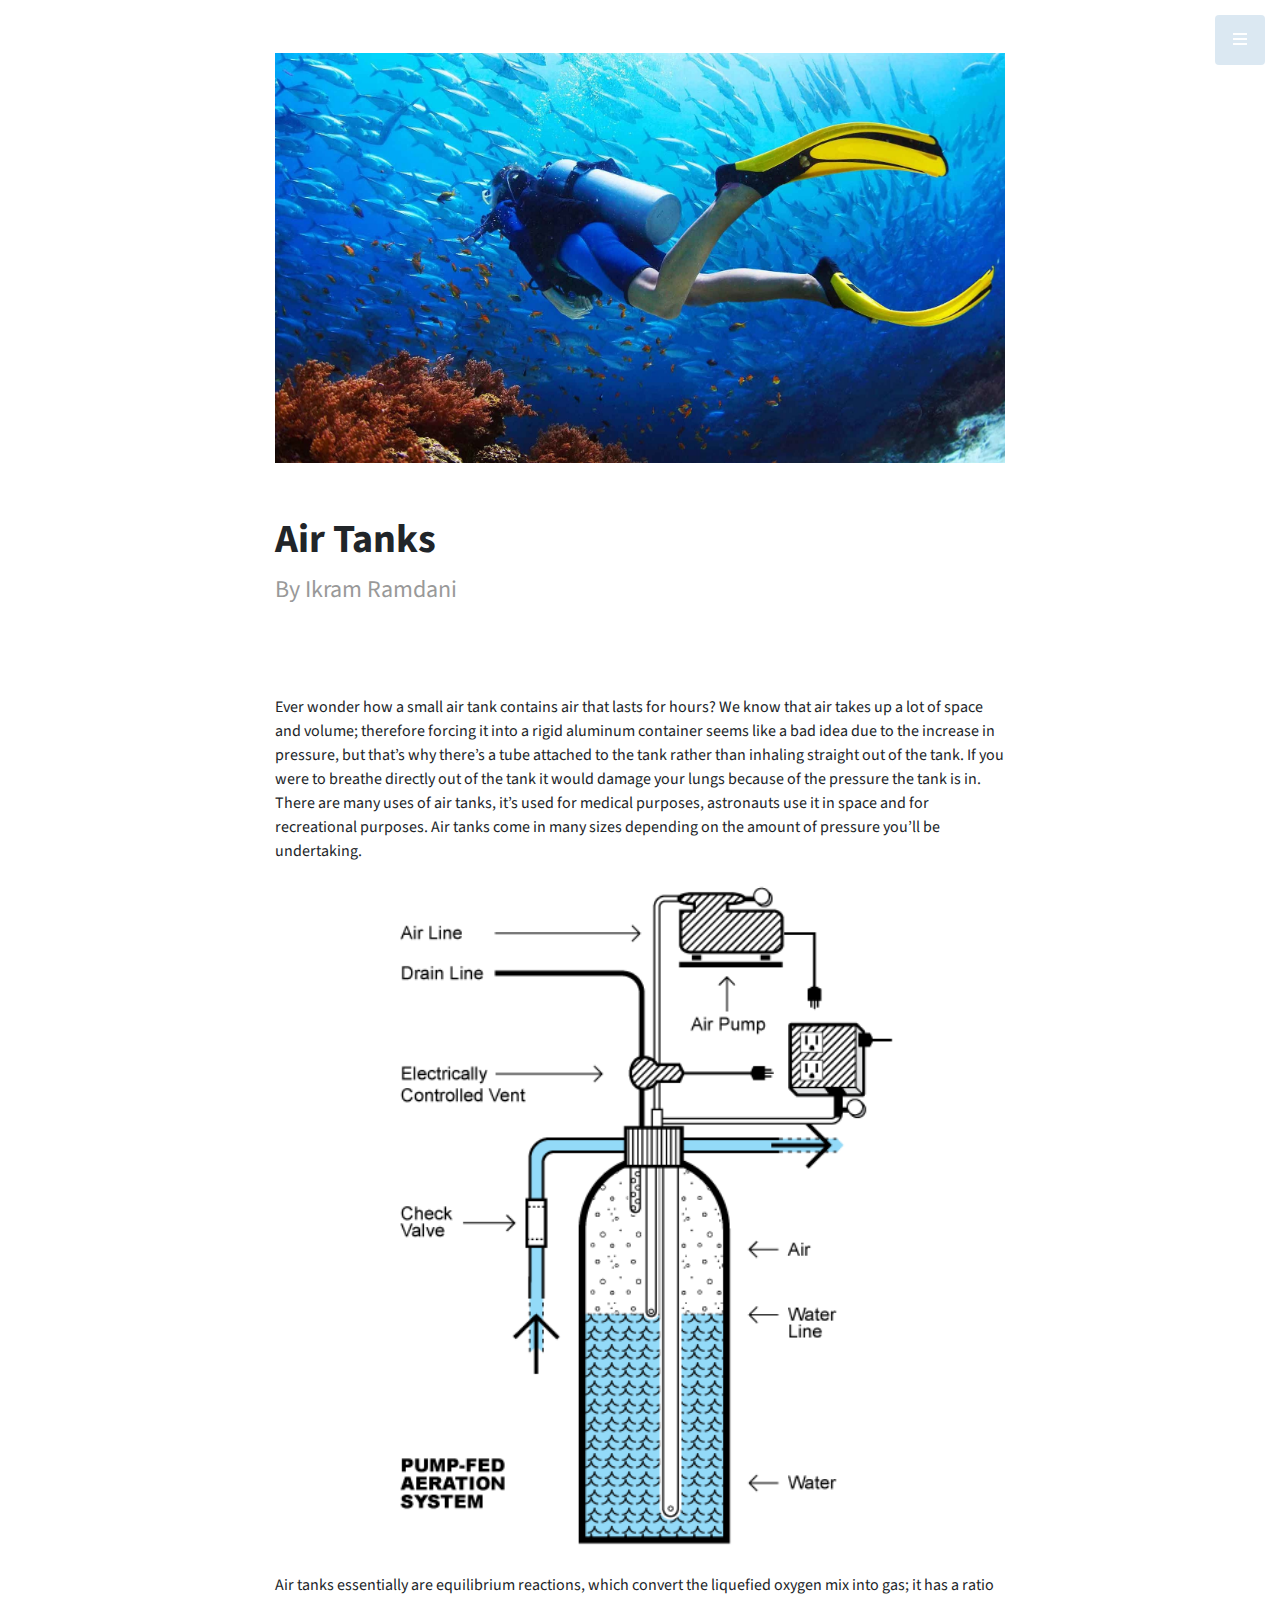
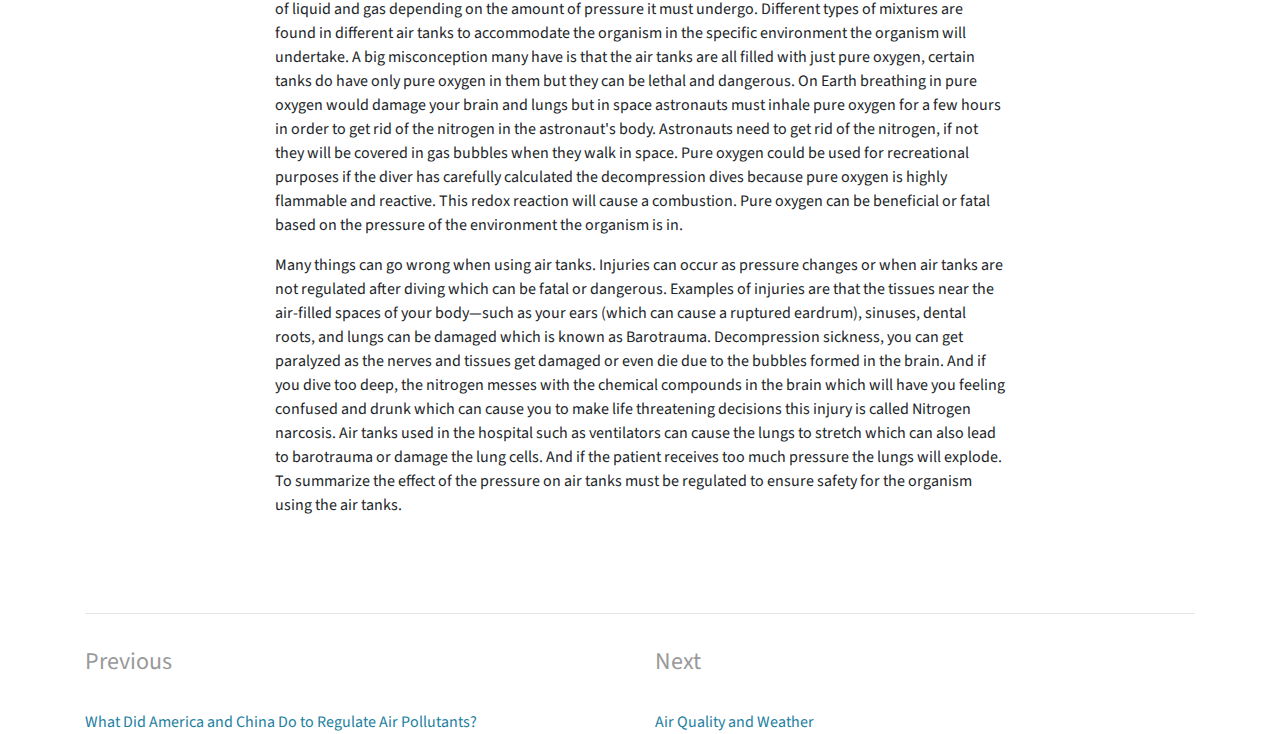
<file: article/air-tanks.html>
<!DOCTYPE html>
<html lang="en">

<head>

  <meta charset="utf-8">
  <meta name="viewport" content="width=device-width, initial-scale=1, shrink-to-fit=no">
  <meta name="description" content="">
  <meta name="author" content="">

  <title>Periodical 2020</title>

  <!-- Bootstrap Core CSS -->
  <link href="../vendor/bootstrap/css/bootstrap.min.css" rel="stylesheet">

  <!-- Custom Fonts -->
  <link href="../vendor/fontawesome-free/css/all.min.css" rel="stylesheet" type="text/css">
  <link href="https://fonts.googleapis.com/css?family=Source+Sans+Pro:300,400,700,300italic,400italic,700italic" rel="stylesheet" type="text/css">
  <link href="../vendor/simple-line-icons/css/simple-line-icons.css" rel="stylesheet">

  <!-- Custom CSS -->
  <link href="../css/stylish-portfolio.min.css" rel="stylesheet">
  <link href="../css/stylish-portfolio.css" rel="stylesheet">

</head>

<body id="page-top">

  <!-- Navigation -->
  <a class="menu-toggle rounded" href="#">
    <i class="fas fa-bars"></i>
  </a>
  <nav id="sidebar-wrapper">
    <ul class="sidebar-nav">
      <li class="sidebar-brand">
        <a class="js-scroll-trigger" href="../index.html#page-top">Periodical 2020</a>
      </li>
      <li class="sidebar-nav-item">
        <a class="js-scroll-trigger" href="../index.html#page-top">Air</a>
      </li>
      <li class="sidebar-nav-item">
        <a class="js-scroll-trigger" href="../index.html#homepage">Homepage</a>
      </li>
      <li class="sidebar-nav-item">
        <a class="js-scroll-trigger" href="../index.html#highlight-article">Highlight Article</a>
      </li>
      <li class="sidebar-nav-item">
        <a class="js-scroll-trigger" href="../index.html#articles">Articles</a>
      </li>
      <li class="sidebar-nav-item">
        <a class="js-scroll-trigger" href="../index.html#about-us">About Us</a>
      </li>
      <li class="sidebar-nav-item">
        <a class="js-scroll-trigger" href="../index.html#contacts">Contacts</a>
      </li>
    </ul>
  </nav>

  <!-- article -->
  <div class="container">
    <div class="row">
      <div class="col-lg-8 col-md-10 mx-auto">
        <div id="content-wrap">
          <div class="article-image">
            <img src="../img/article-img/air-tanks/title-background.jpg">
          </div>
          <h1 id="article-title">Air Tanks</h1>
          <p class="author">By Ikram Ramdani</p>
          <article>
            <p>Ever wonder how a small air tank contains air that lasts for hours? We know that air takes up a lot of space and volume; therefore forcing it into a rigid aluminum container seems like a bad idea due to the increase in pressure, but that’s why there’s a tube attached to the tank rather than inhaling straight out of the tank. If you were to breathe directly out of the tank it would damage your lungs because of the pressure the tank is in. There are many uses of air tanks, it’s used for medical purposes, astronauts use it in space and for recreational purposes.  Air tanks come in many sizes depending on the amount of pressure you’ll be undertaking.</p>

            <p class="text-center"><img src="../img/article-img/air-tanks/aeration-system.gif" class="body-image"></p>

            <p>Air tanks essentially are equilibrium reactions, which convert the liquefied oxygen mix into gas; it has a ratio of liquid and gas depending on the amount of pressure it must undergo. Different types of mixtures are found in different air tanks to accommodate the organism in the specific environment the organism will undertake. A big misconception many have is that the air tanks are all filled with just pure oxygen, certain tanks do have only pure oxygen in them but they can be lethal and dangerous. On Earth breathing in pure oxygen would damage your brain and lungs but in space astronauts must inhale pure oxygen for a few hours in order to get rid of the nitrogen in the astronaut's body. Astronauts need to get rid of the nitrogen, if not they will be covered in gas bubbles when they walk in space. Pure oxygen could be used for recreational purposes if the diver has carefully calculated the decompression dives because pure oxygen is highly flammable and reactive. This redox reaction will cause a combustion. Pure oxygen can be beneficial or fatal based on the pressure of the environment the organism is in. </p>

            <p>Many things can go wrong when using air tanks. Injuries can occur as pressure changes or when air tanks are not regulated after diving which can be fatal or dangerous. Examples of injuries are that the tissues near the air-filled spaces of your body—such as your ears (which can cause a ruptured eardrum), sinuses, dental roots, and lungs can be damaged which is known as Barotrauma. Decompression sickness, you can get paralyzed as the nerves and tissues get damaged or even die due to the bubbles formed in the brain. And if you dive too deep, the nitrogen messes with the chemical compounds in the brain which will have you feeling confused and drunk which can cause you to make life threatening decisions this injury is called Nitrogen narcosis. Air tanks used in the hospital such as ventilators can cause the lungs to stretch which can also lead to barotrauma or damage the lung cells. And if the patient receives too much pressure the lungs will explode. To summarize the effect of the pressure on air tanks must be regulated to ensure safety for the organism using the air tanks.</p>


          </article>
        </div>

      </div>
    </div>

    <div class="pagenav group">
      <div class="row">
        <div class="col-sm-6">
          <div class="prev-nav">
            <a href="what-did-america-and-china-do-to-regulate-air-pollutants.html" rel="prev">
              <span>Previous</span>
              What Did America and China Do to Regulate Air Pollutants?
            </a>
          </div>
        </div>
        <div class="col-sm-6">
          <div class="next-nav">
            <a href="air-quality-and-weather.html" rel="next">
              <span>Next</span>
              Air Quality and Weather
            </a>
          </div>
        </div>
      </div>
    </div>
  </div>

  <!-- Scroll to Top Button-->
  <a class="scroll-to-top rounded js-scroll-trigger" href="#page-top">
    <i class="fas fa-angle-up"></i>
  </a>

  <!-- Bootstrap core JavaScript -->
  <script src="../vendor/jquery/jquery.min.js"></script>
  <script src="../vendor/bootstrap/js/bootstrap.bundle.min.js"></script>

  <!-- Plugin JavaScript -->
  <script src="../vendor/jquery-easing/jquery.easing.min.js"></script>

  <!-- Custom scripts for this template -->
  <script src="../js/stylish-portfolio.min.js"></script>

</body>

</html>
</file>
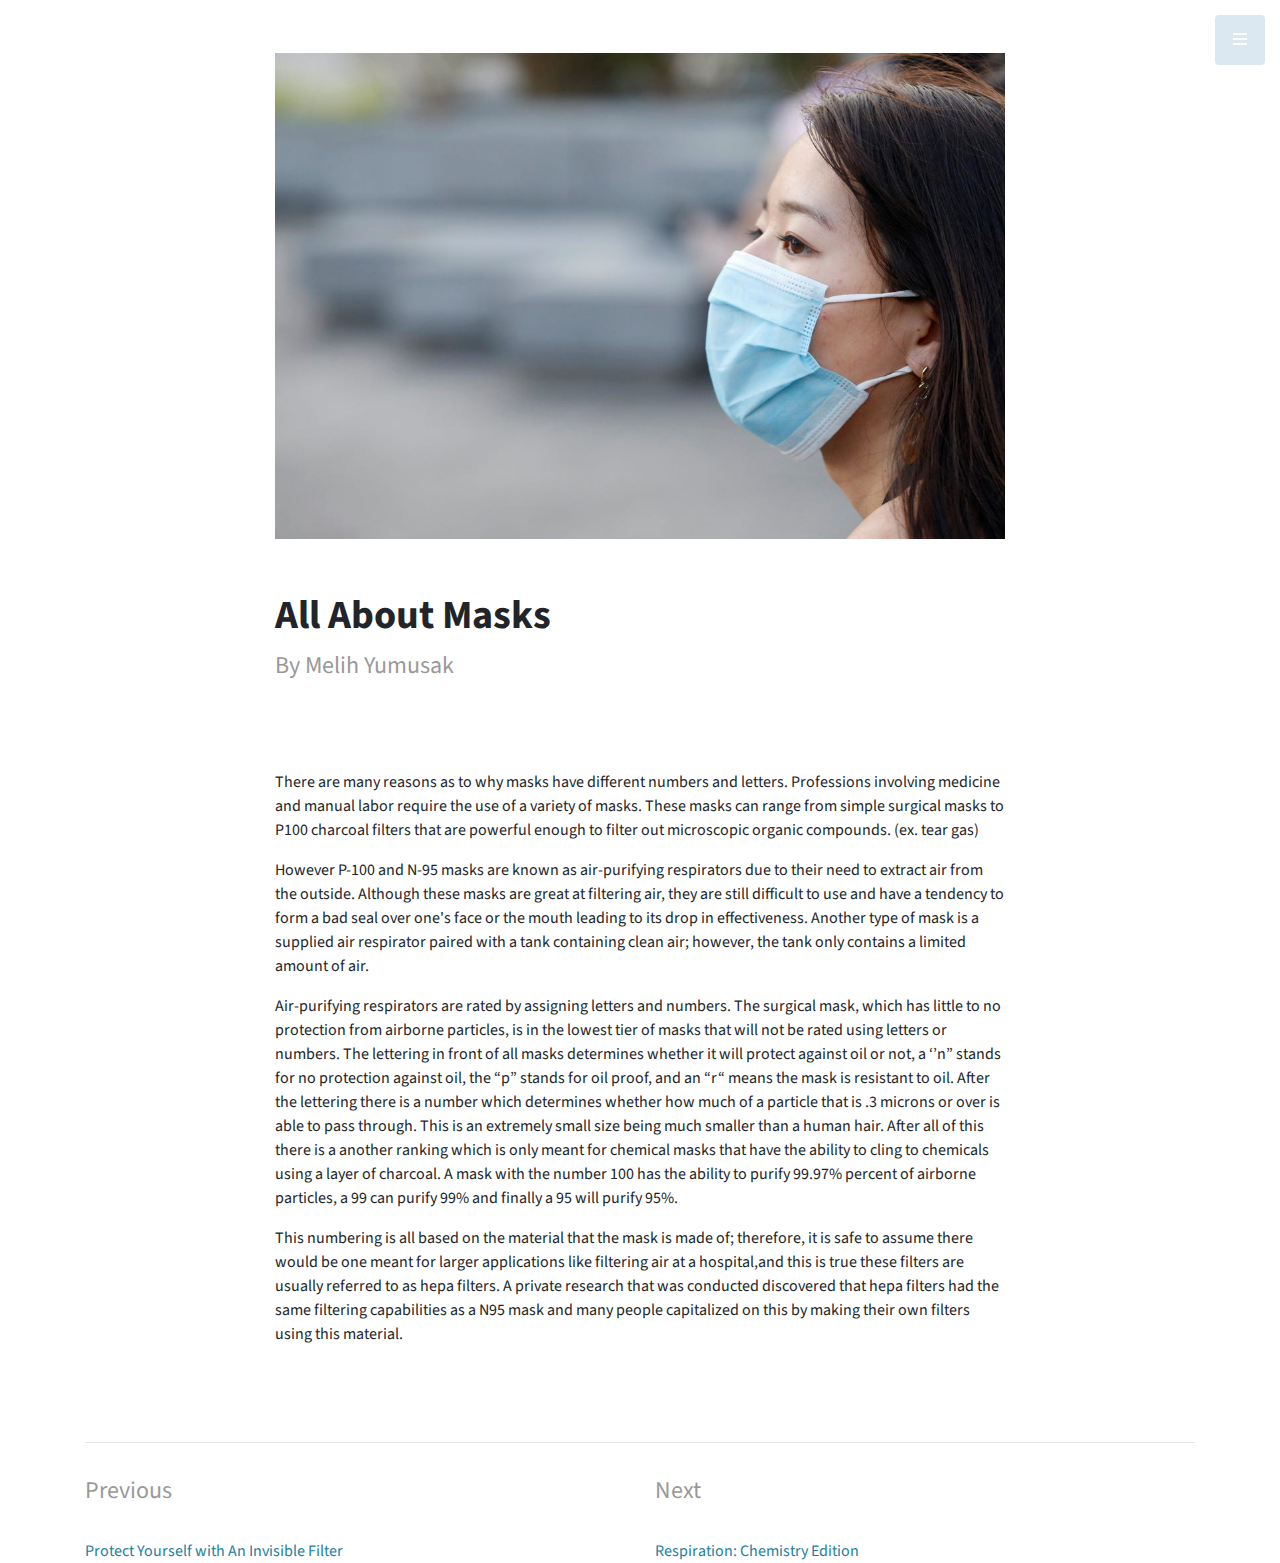
<file: article/all-about-masks.html>
<!DOCTYPE html>
<html lang="en">

<head>

  <meta charset="utf-8">
  <meta name="viewport" content="width=device-width, initial-scale=1, shrink-to-fit=no">
  <meta name="description" content="">
  <meta name="author" content="">

  <title>Periodical 2020</title>

  <!-- Bootstrap Core CSS -->
  <link href="../vendor/bootstrap/css/bootstrap.min.css" rel="stylesheet">

  <!-- Custom Fonts -->
  <link href="../vendor/fontawesome-free/css/all.min.css" rel="stylesheet" type="text/css">
  <link href="https://fonts.googleapis.com/css?family=Source+Sans+Pro:300,400,700,300italic,400italic,700italic" rel="stylesheet" type="text/css">
  <link href="../vendor/simple-line-icons/css/simple-line-icons.css" rel="stylesheet">

  <!-- Custom CSS -->
  <link href="../css/stylish-portfolio.min.css" rel="stylesheet">
  <link href="../css/stylish-portfolio.css" rel="stylesheet">

</head>

<body id="page-top">

  <!-- Navigation -->
  <a class="menu-toggle rounded" href="#">
    <i class="fas fa-bars"></i>
  </a>
  <nav id="sidebar-wrapper">
    <ul class="sidebar-nav">
      <li class="sidebar-brand">
        <a class="js-scroll-trigger" href="../index.html#page-top">Periodical 2020</a>
      </li>
      <li class="sidebar-nav-item">
        <a class="js-scroll-trigger" href="../index.html#page-top">Air</a>
      </li>
      <li class="sidebar-nav-item">
        <a class="js-scroll-trigger" href="../index.html#homepage">Homepage</a>
      </li>
      <li class="sidebar-nav-item">
        <a class="js-scroll-trigger" href="../index.html#highlight-article">Highlight Article</a>
      </li>
      <li class="sidebar-nav-item">
        <a class="js-scroll-trigger" href="../index.html#articles">Articles</a>
      </li>
      <li class="sidebar-nav-item">
        <a class="js-scroll-trigger" href="../index.html#about-us">About Us</a>
      </li>
      <li class="sidebar-nav-item">
        <a class="js-scroll-trigger" href="../index.html#contacts">Contacts</a>
      </li>
    </ul>
  </nav>

  <!-- article -->
  <div class="container">
    <div class="row">
      <div class="col-lg-8 col-md-10 mx-auto">
        <div id="content-wrap">
          <div class="article-image">
            <img src="../img/article-img/all-about-masks/title-background.jpeg">
          </div>
          <h1 id="article-title">All About Masks</h1>
          <p class="author">By Melih Yumusak</p>
          <article>
            <p>There are many reasons as to why masks have different numbers and letters. Professions involving medicine and manual labor require the use of a variety of masks. These masks can range from simple surgical masks to P100 charcoal filters that are powerful enough to filter out microscopic organic compounds. (ex. tear gas)</p>

            <p>However P-100 and N-95 masks are known as air-purifying respirators due to their need to extract air from the outside. Although these masks are great at filtering air, they are still difficult to use and have a tendency to form a bad seal over one's face or the mouth leading to its drop in effectiveness. Another type of mask is a supplied air respirator paired with a tank containing clean air; however, the tank only contains a limited amount of air.</p>

            <p>Air-purifying respirators are rated by assigning letters and numbers. The surgical mask, which has little to no protection from airborne particles, is in the lowest tier of masks that will not be rated using letters or numbers. The lettering in front of all masks determines whether it will protect against oil or not, a ‘’n” stands for no protection against oil, the  “p” stands for oil proof, and an “r“ means the mask is resistant to oil. After the lettering there is a number which determines whether how much of a particle that is .3 microns or over is able to pass through. This is an extremely small size being much smaller than a human hair. After all of this  there is a another ranking which is only meant for chemical masks that have the ability to cling to chemicals using a layer of charcoal. A mask with the number 100 has the ability to purify 99.97% percent of airborne particles, a 99 can purify 99% and finally a 95 will purify 95%.</p>

            <p> This numbering is all based on the material that the mask is made of; therefore, it is safe to assume there would be one meant for larger applications like filtering air at a hospital,and this is true these filters are usually referred to as hepa filters. A private research that was conducted discovered that hepa filters had the same filtering capabilities as a N95 mask and many people capitalized on this by making their own filters using this material.</p>


        </div>
        </article>
      </div>
    </div>

    <div class="pagenav group">
      <div class="row">
        <div class="col-sm-6">
          <div class="prev-nav">
            <a href="protect-yourself-with-an-invisible-filter.html" rel="prev">
              <span>Previous</span>
              Protect Yourself with An Invisible Filter
            </a>
          </div>
        </div>
        <div class="col-sm-6">
          <div class="next-nav">
            <a href="respiration-chemistry-edition.html" rel="next">
              <span>Next</span>
              Respiration: Chemistry Edition
            </a>
          </div>
        </div>
      </div>
    </div>
  </div>

  <!-- Scroll to Top Button-->
  <a class="scroll-to-top rounded js-scroll-trigger" href="#page-top">
    <i class="fas fa-angle-up"></i>
  </a>

  <!-- Bootstrap core JavaScript -->
  <script src="../vendor/jquery/jquery.min.js"></script>
  <script src="../vendor/bootstrap/js/bootstrap.bundle.min.js"></script>

  <!-- Plugin JavaScript -->
  <script src="../vendor/jquery-easing/jquery.easing.min.js"></script>

  <!-- Custom scripts for this template -->
  <script src="../js/stylish-portfolio.min.js"></script>

</body>

</html>
</file>
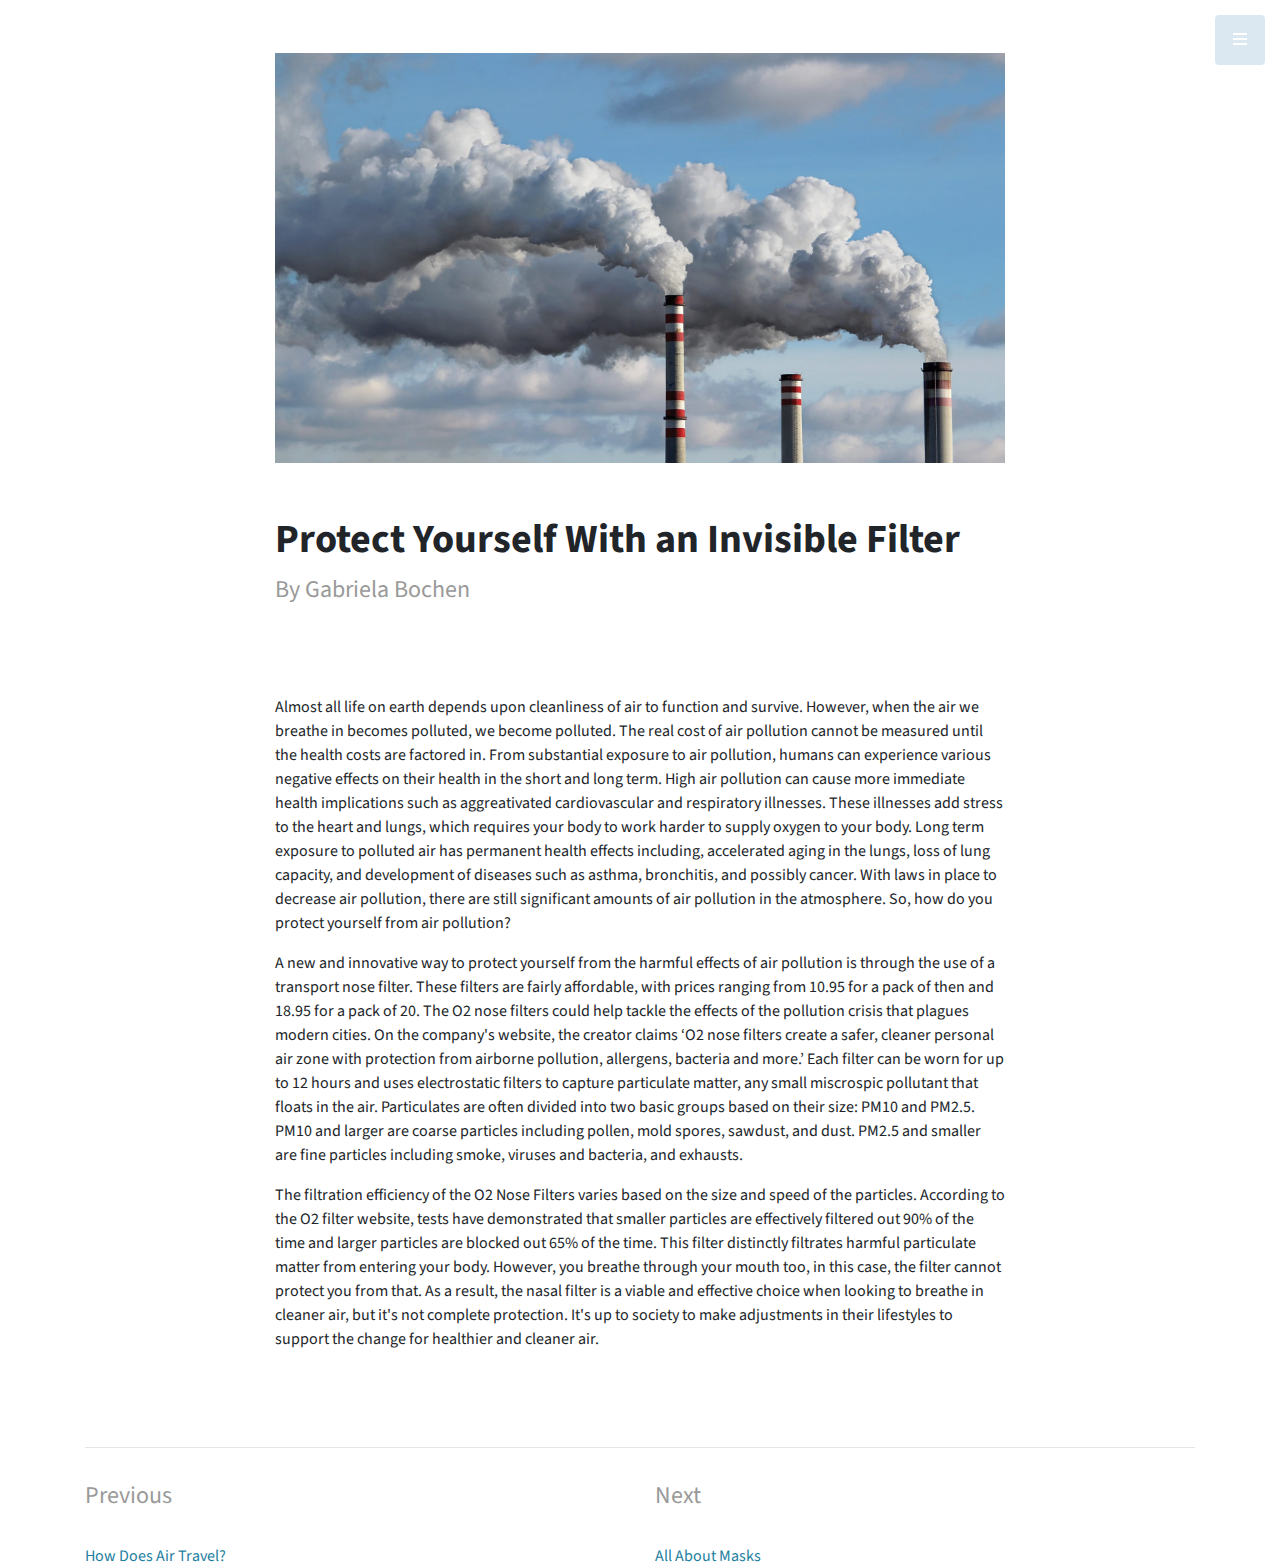
<file: article/protect-yourself-with-an-invisible-filter.html>
<!DOCTYPE html>
<html lang="en">

<head>

  <meta charset="utf-8">
  <meta name="viewport" content="width=device-width, initial-scale=1, shrink-to-fit=no">
  <meta name="description" content="">
  <meta name="author" content="">

  <title>Periodical 2020</title>

  <!-- Bootstrap Core CSS -->
  <link href="../vendor/bootstrap/css/bootstrap.min.css" rel="stylesheet">

  <!-- Custom Fonts -->
  <link href="../vendor/fontawesome-free/css/all.min.css" rel="stylesheet" type="text/css">
  <link href="https://fonts.googleapis.com/css?family=Source+Sans+Pro:300,400,700,300italic,400italic,700italic" rel="stylesheet" type="text/css">
  <link href="../vendor/simple-line-icons/css/simple-line-icons.css" rel="stylesheet">

  <!-- Custom CSS -->
  <link href="../css/stylish-portfolio.min.css" rel="stylesheet">
  <link href="../css/stylish-portfolio.css" rel="stylesheet">

</head>

<body id="page-top">

  <!-- Navigation -->
  <a class="menu-toggle rounded" href="#">
    <i class="fas fa-bars"></i>
  </a>
  <nav id="sidebar-wrapper">
    <ul class="sidebar-nav">
      <li class="sidebar-brand">
        <a class="js-scroll-trigger" href="../index.html#page-top">Periodical 2020</a>
      </li>
      <li class="sidebar-nav-item">
        <a class="js-scroll-trigger" href="../index.html#page-top">Air</a>
      </li>
      <li class="sidebar-nav-item">
        <a class="js-scroll-trigger" href="../index.html#homepage">Homepage</a>
      </li>
      <li class="sidebar-nav-item">
        <a class="js-scroll-trigger" href="../index.html#highlight-article">Highlight Article</a>
      </li>
      <li class="sidebar-nav-item">
        <a class="js-scroll-trigger" href="../index.html#articles">Articles</a>
      </li>
      <li class="sidebar-nav-item">
        <a class="js-scroll-trigger" href="../index.html#about-us">About Us</a>
      </li>
      <li class="sidebar-nav-item">
        <a class="js-scroll-trigger" href="../index.html#contacts">Contacts</a>
      </li>
    </ul>
  </nav>

  <!-- article -->
  <div class="container">
    <div class="row">
      <div class="col-lg-8 col-md-10 mx-auto">
        <div id="content-wrap">
          <div class="article-image">
            <img src="../img/article-img/protect-yourself-with-an-invisible-filter/title-background.jpg">
          </div>
          <h1 id="article-title">Protect Yourself With an Invisible Filter</h1>
          <p class="author">By Gabriela Bochen</p>
          <article>
            <p>Almost all life on earth depends upon cleanliness of air to function and survive. However, when the air we breathe in becomes polluted, we become polluted. The real cost of air pollution cannot be measured until the health costs are factored in. From substantial exposure to air pollution, humans can experience various negative effects on their health in the short and long term. High air pollution can cause more immediate health implications such as aggreativated cardiovascular and respiratory illnesses. These illnesses add stress to the heart and lungs, which requires your body to work harder to supply oxygen to your body. Long term exposure to polluted air has permanent health effects including, accelerated aging in the lungs, loss of lung capacity, and development of diseases such as asthma, bronchitis, and possibly cancer. With laws in place to decrease air pollution, there are still significant amounts of air pollution in the atmosphere. So, how do you protect yourself from air pollution?</p>

            <p>A new and innovative way to protect yourself from the harmful effects of air pollution is through the use of a transport nose filter. These filters are fairly affordable, with prices ranging from 10.95 for a pack of then and 18.95 for a pack of 20. The O2 nose filters could help tackle the effects of the pollution crisis that plagues modern cities. On the company's website, the creator claims ‘O2 nose filters create a safer, cleaner personal air zone with protection from airborne pollution, allergens, bacteria and more.’ Each filter can be worn for up to 12 hours and uses electrostatic filters to capture particulate matter, any small miscrospic pollutant that floats in the air.  Particulates are often divided into two basic groups based on their size: PM10 and PM2.5. PM10 and larger are coarse particles including pollen, mold spores, sawdust, and dust. PM2.5 and smaller are fine particles including smoke, viruses and bacteria, and exhausts.</p>

            <p>The filtration efficiency of the O2 Nose Filters varies based on the size and speed of the particles. According to the O2 filter website, tests have demonstrated that smaller particles are effectively filtered out 90% of the time and larger particles are blocked out 65% of the time. This filter distinctly filtrates harmful particulate matter from entering your body. However, you breathe through your mouth too, in this case, the filter cannot protect you from that. As a result, the nasal filter is a viable and effective choice when looking to breathe in cleaner air, but it's not complete protection. It's up to society to make adjustments in their lifestyles to support the change for healthier and cleaner air.</p>


        </div>
        </article>
      </div>
    </div>

    <div class="pagenav group">
      <div class="row">
        <div class="col-sm-6">
          <div class="prev-nav">
            <a href="how-does-air-travel.html" rel="prev">
              <span>Previous</span>
              How Does Air Travel?
            </a>
          </div>
        </div>
        <div class="col-sm-6">
          <div class="next-nav">
            <a href="all-about-masks.html" rel="next">
              <span>Next</span>
              All About Masks
            </a>
          </div>
        </div>
      </div>
    </div>
  </div>

  <!-- Scroll to Top Button-->
  <a class="scroll-to-top rounded js-scroll-trigger" href="#page-top">
    <i class="fas fa-angle-up"></i>
  </a>

  <!-- Bootstrap core JavaScript -->
  <script src="../vendor/jquery/jquery.min.js"></script>
  <script src="../vendor/bootstrap/js/bootstrap.bundle.min.js"></script>

  <!-- Plugin JavaScript -->
  <script src="../vendor/jquery-easing/jquery.easing.min.js"></script>

  <!-- Custom scripts for this template -->
  <script src="../js/stylish-portfolio.min.js"></script>

</body>

</html>
</file>
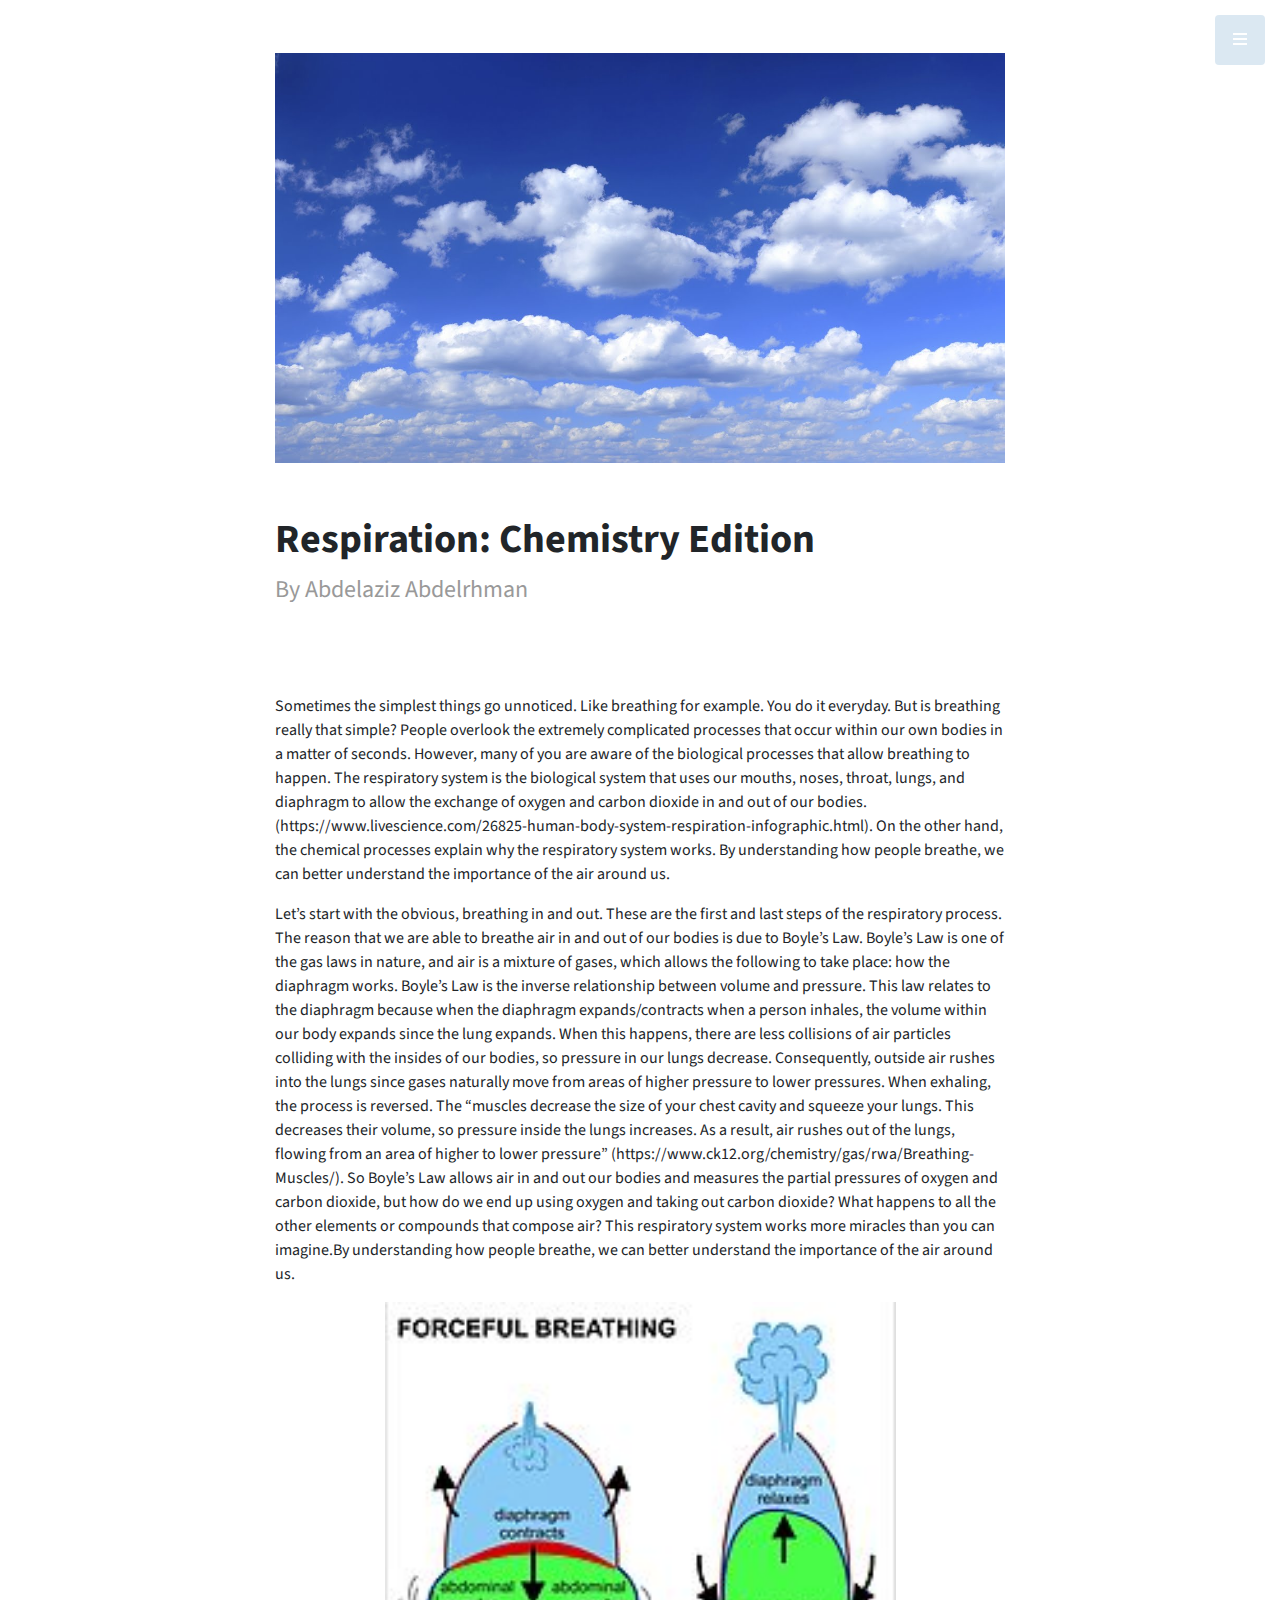
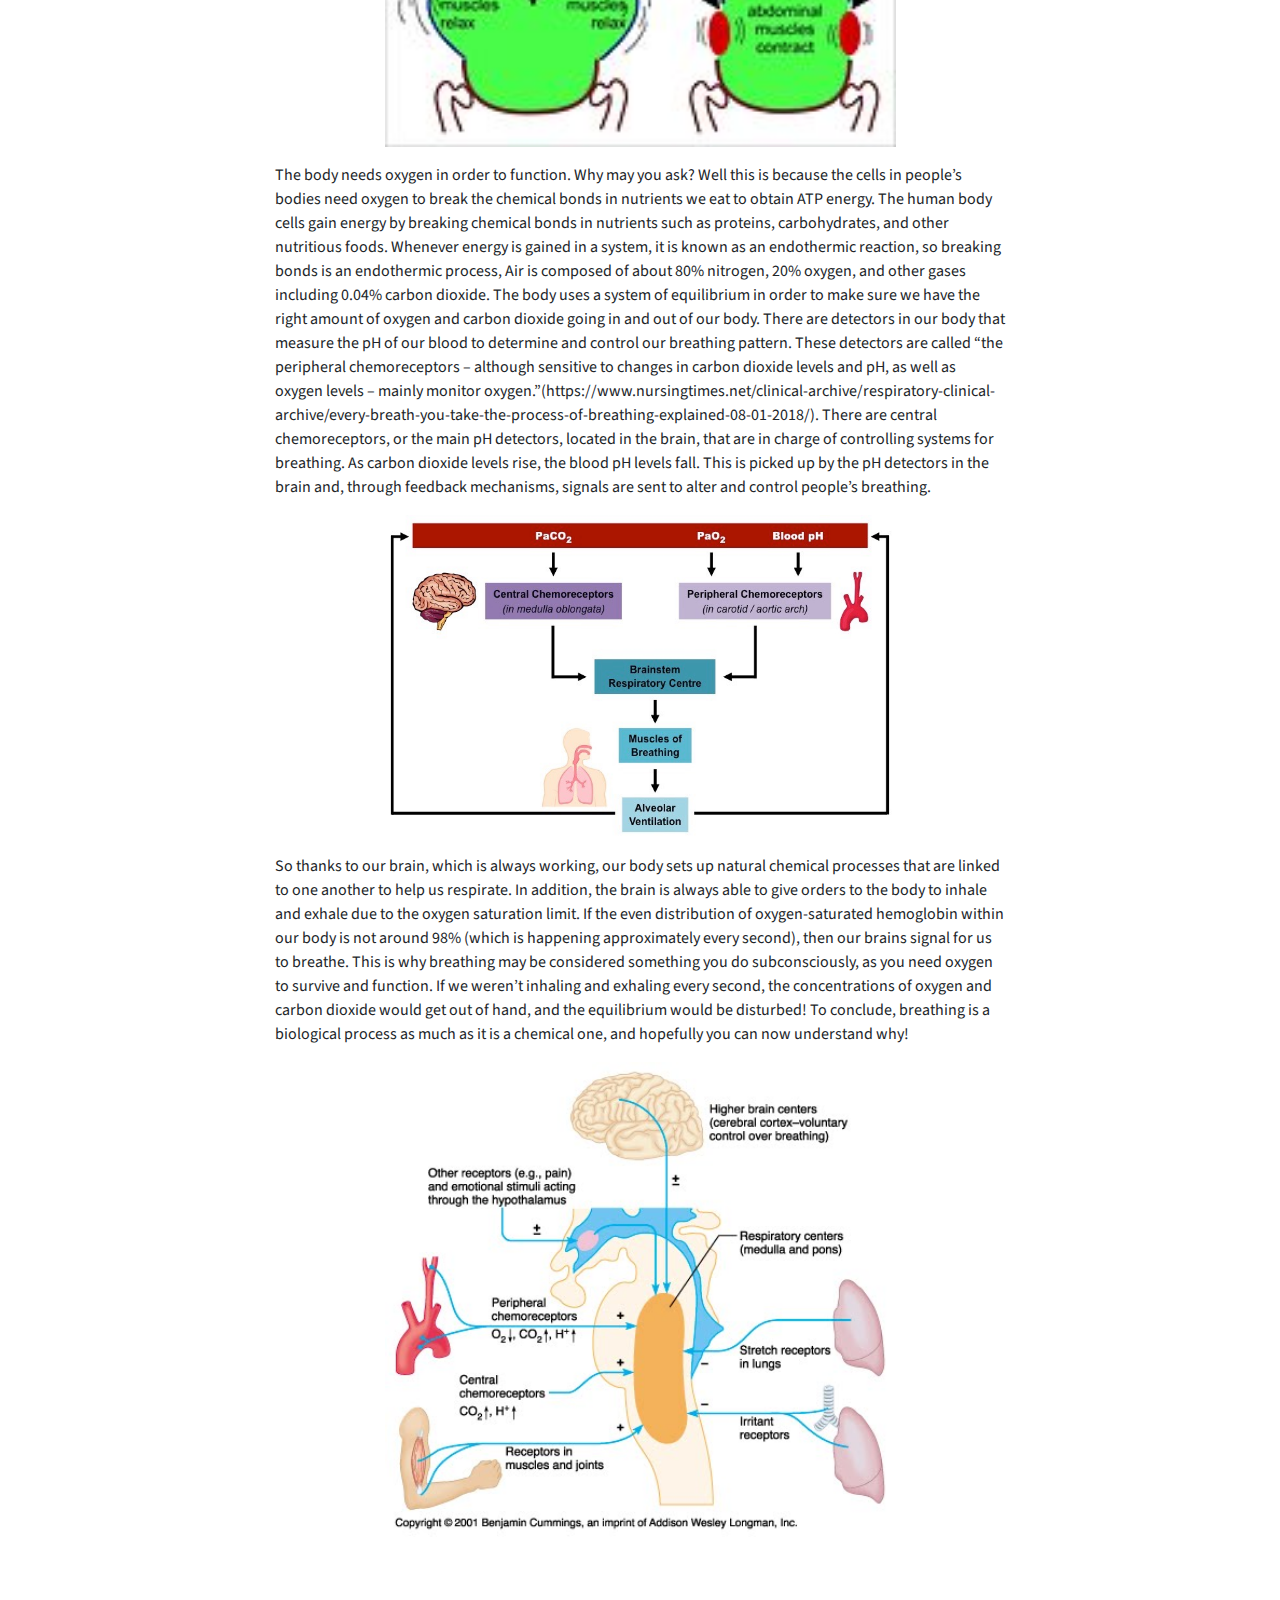
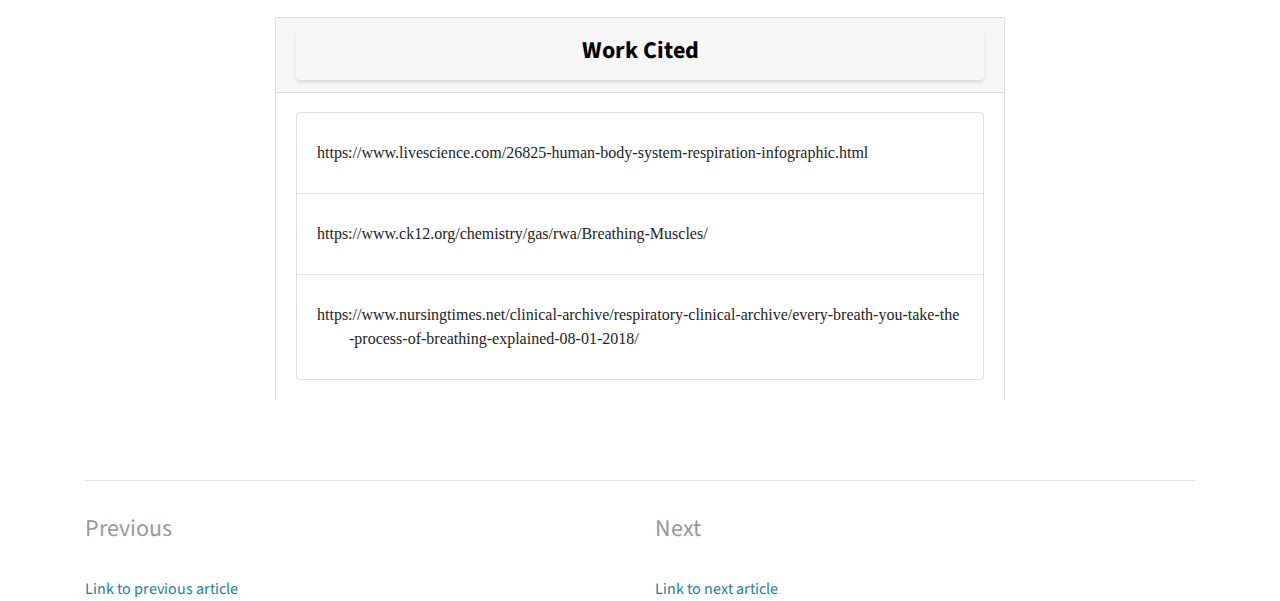
<file: article/respiration-chemistry-edition.html>
<!DOCTYPE html>
<html lang="en">

<head>

  <meta charset="utf-8">
  <meta name="viewport" content="width=device-width, initial-scale=1, shrink-to-fit=no">
  <meta name="description" content="">
  <meta name="author" content="">

  <title>Periodical 2020</title>

  <!-- Bootstrap Core CSS -->
  <link href="../vendor/bootstrap/css/bootstrap.min.css" rel="stylesheet">

  <!-- Custom Fonts -->
  <link href="../vendor/fontawesome-free/css/all.min.css" rel="stylesheet" type="text/css">
  <link href="https://fonts.googleapis.com/css?family=Source+Sans+Pro:300,400,700,300italic,400italic,700italic" rel="stylesheet" type="text/css">
  <link href="../vendor/simple-line-icons/css/simple-line-icons.css" rel="stylesheet">

  <!-- Custom CSS -->
  <link href="../css/stylish-portfolio.min.css" rel="stylesheet">
  <link href="../css/stylish-portfolio.css" rel="stylesheet">

</head>

<body id="page-top">

  <!-- Navigation -->
  <a class="menu-toggle rounded" href="#">
    <i class="fas fa-bars"></i>
  </a>
  <nav id="sidebar-wrapper">
    <ul class="sidebar-nav">
      <li class="sidebar-brand">
        <a class="js-scroll-trigger" href="../index.html#page-top">Periodical 2020</a>
      </li>
      <li class="sidebar-nav-item">
        <a class="js-scroll-trigger" href="../index.html#page-top">Air</a>
      </li>
      <li class="sidebar-nav-item">
        <a class="js-scroll-trigger" href="../index.html#homepage">Homepage</a>
      </li>
      <li class="sidebar-nav-item">
        <a class="js-scroll-trigger" href="../index.html#highlight-article">Highlight Article</a>
      </li>
      <li class="sidebar-nav-item">
        <a class="js-scroll-trigger" href="../index.html#articles">Articles</a>
      </li>
      <li class="sidebar-nav-item">
        <a class="js-scroll-trigger" href="../index.html#about-us">About Us</a>
      </li>
      <li class="sidebar-nav-item">
        <a class="js-scroll-trigger" href="../index.html#contacts">Contacts</a>
      </li>
    </ul>
  </nav>

  <!-- article -->
  <div class="container">
    <div class="row">
      <div class="col-lg-8 col-md-10 mx-auto">
        <div id="content-wrap">
          <div class="article-image">
            <img src="../img/article-img/respiration-chemistry-edition/title-background.png">
          </div>
          <h1 id="article-title">Respiration: Chemistry Edition</h1>
          <p class="author">By Abdelaziz Abdelrhman</p>
          <article>
            <p>Sometimes the simplest things go unnoticed. Like breathing for example. You do it everyday. But is breathing really that simple? People overlook the extremely complicated processes that occur within our own bodies in a matter of seconds. However, many of you are aware of the biological processes that allow breathing to happen. The respiratory system is the biological system that uses our mouths, noses, throat, lungs, and diaphragm to allow the exchange of oxygen and carbon dioxide in and out of our bodies. (https://www.livescience.com/26825-human-body-system-respiration-infographic.html). On the other hand, the chemical processes explain why the respiratory system works. By understanding how people breathe, we can better understand the importance of the air around us.</p>

            <p>Let’s start with the obvious, breathing in and out. These are the first and last steps of the respiratory process. The reason that we are able to breathe air in and out of our bodies is due to Boyle’s Law. Boyle’s Law is one of the gas laws in nature, and air is a mixture of gases, which allows the following to take place: how the diaphragm works. Boyle’s Law is the inverse relationship between volume and pressure. This law relates to the diaphragm because when the diaphragm expands/contracts when a person inhales, the volume within our body expands since the lung expands. When this happens, there are less collisions of air particles colliding with the insides of our bodies, so pressure in our lungs decrease. Consequently, outside air rushes into the lungs since gases naturally move from  areas of higher pressure to lower pressures. When exhaling, the process is reversed. The “muscles decrease the size of your chest cavity and squeeze your lungs. This decreases their volume, so pressure inside the lungs increases. As a result, air rushes out of the lungs, flowing from an area of higher to lower pressure” (https://www.ck12.org/chemistry/gas/rwa/Breathing-Muscles/). So Boyle’s Law allows air in and out our bodies and measures the partial pressures of oxygen and carbon dioxide, but how do we end up using oxygen and taking out carbon dioxide? What happens to all the other elements or compounds that compose air? This respiratory system works more miracles than you can imagine.By understanding how people breathe, we can better understand the importance of the air around us.</p>

            <p class="text-center"><img src="../img/article-img/respiration-chemistry-edition/forceful-breathing.jpg" class="body-image"></p>


            <p>The body needs oxygen in order to function. Why may you ask? Well this is because the cells in people’s bodies need oxygen to break the chemical bonds in nutrients we eat to obtain ATP energy. The human body cells gain energy by breaking chemical bonds in nutrients such as proteins, carbohydrates, and other nutritious foods. Whenever energy is gained in a system, it is known as an endothermic reaction, so breaking bonds is an endothermic process, Air is composed of about 80% nitrogen, 20% oxygen, and other gases including 0.04% carbon dioxide. The body uses a system of equilibrium in order to make sure we have the right amount of oxygen and carbon dioxide going in and out of our body. There are detectors in our body that measure the pH of our blood to determine and control our breathing pattern. These detectors are called “the peripheral chemoreceptors – although sensitive to changes in carbon dioxide levels and pH, as well as oxygen levels – mainly monitor oxygen.”(https://www.nursingtimes.net/clinical-archive/respiratory-clinical-archive/every-breath-you-take-the-process-of-breathing-explained-08-01-2018/). There are central chemoreceptors, or the main pH detectors, located in the brain, that are in charge of controlling systems for breathing. As carbon dioxide levels rise, the blood pH levels fall. This is picked up by the pH detectors in the brain and, through feedback mechanisms, signals are sent to alter and control people’s breathing. </p>

            <p class="text-center"><img src="../img/article-img/respiration-chemistry-edition/respiratory-control.jpeg" class="body-image"></p>

            <p>So thanks to our brain, which is always working, our body sets up natural chemical processes that are linked to one another to help us respirate. In addition, the brain is always able to give orders to the body to inhale and exhale due to the oxygen saturation limit. If the even distribution of oxygen-saturated hemoglobin within our body is not around 98% (which is happening approximately every second), then our brains signal for us to breathe. This is why breathing may be considered something you do subconsciously, as you need oxygen to survive and function. If we weren’t inhaling and exhaling every second, the concentrations of oxygen and carbon dioxide would get out of hand, and the equilibrium would be disturbed! To conclude, breathing is a biological process as much as it is a chemical one, and hopefully you can now understand why!</p>

            <p class="text-center"><img src="../img/article-img/respiration-chemistry-edition/ventilation-chemoreceptors.jpg" class="body-image"></p>

          </article>
        </div>
        <div class="accordion work-cited" id="accordionExample">
          <div class="card">
            <div class="card-header" id="headingOne">
              <button class="btn btn-link btn-block text-center" style="text-decoration: none; color: black;" type="button" data-toggle="collapse" data-target="#collapseOne" aria-expanded="true" aria-controls="collapseOne">
                <h4>Work Cited</h4>
              </button>
            </div>
            <div id="collapseOne" class="collapse show" aria-labelledby="headingOne" data-parent="#accordionExample">
              <div class="card-body">
                <ul class="list-group">
                  <li class="list-group-item">
                    <p class="cite-description">      </p>
                    <p class="cite-link">https://www.livescience.com/26825-human-body-system-respiration-infographic.html</p>
                  </li>
                  <li class="list-group-item">
                    <p class="cite-description">    </p>
                    <p class="cite-link">https://www.ck12.org/chemistry/gas/rwa/Breathing-Muscles/</p>
                  </li>
                  <li class="list-group-item">
                    <p class="cite-description">   </p>
                    <p class="cite-link">https://www.nursingtimes.net/clinical-archive/respiratory-clinical-archive/every-breath-you-take-the-process-of-breathing-explained-08-01-2018/</p>
                  </li>
                </ul>
              </div>
            </div>
          </div>
        </div>

      </div>
    </div>

    <div class="pagenav group">
      <div class="row">
        <div class="col-sm-6">
          <div class="prev-nav">
            <a href="#" rel="prev">
              <span>Previous</span>
              Link to previous article
            </a>
          </div>
        </div>
        <div class="col-sm-6">
          <div class="next-nav">
            <a href="#" rel="next">
              <span>Next</span>
              Link to next article
            </a>
          </div>
        </div>
      </div>
    </div>
  </div>

  <!-- Scroll to Top Button-->
  <a class="scroll-to-top rounded js-scroll-trigger" href="#page-top">
    <i class="fas fa-angle-up"></i>
  </a>

  <!-- Bootstrap core JavaScript -->
  <script src="../vendor/jquery/jquery.min.js"></script>
  <script src="../vendor/bootstrap/js/bootstrap.bundle.min.js"></script>

  <!-- Plugin JavaScript -->
  <script src="../vendor/jquery-easing/jquery.easing.min.js"></script>

  <!-- Custom scripts for this template -->
  <script src="../js/stylish-portfolio.min.js"></script>

</body>

</html>
</file>
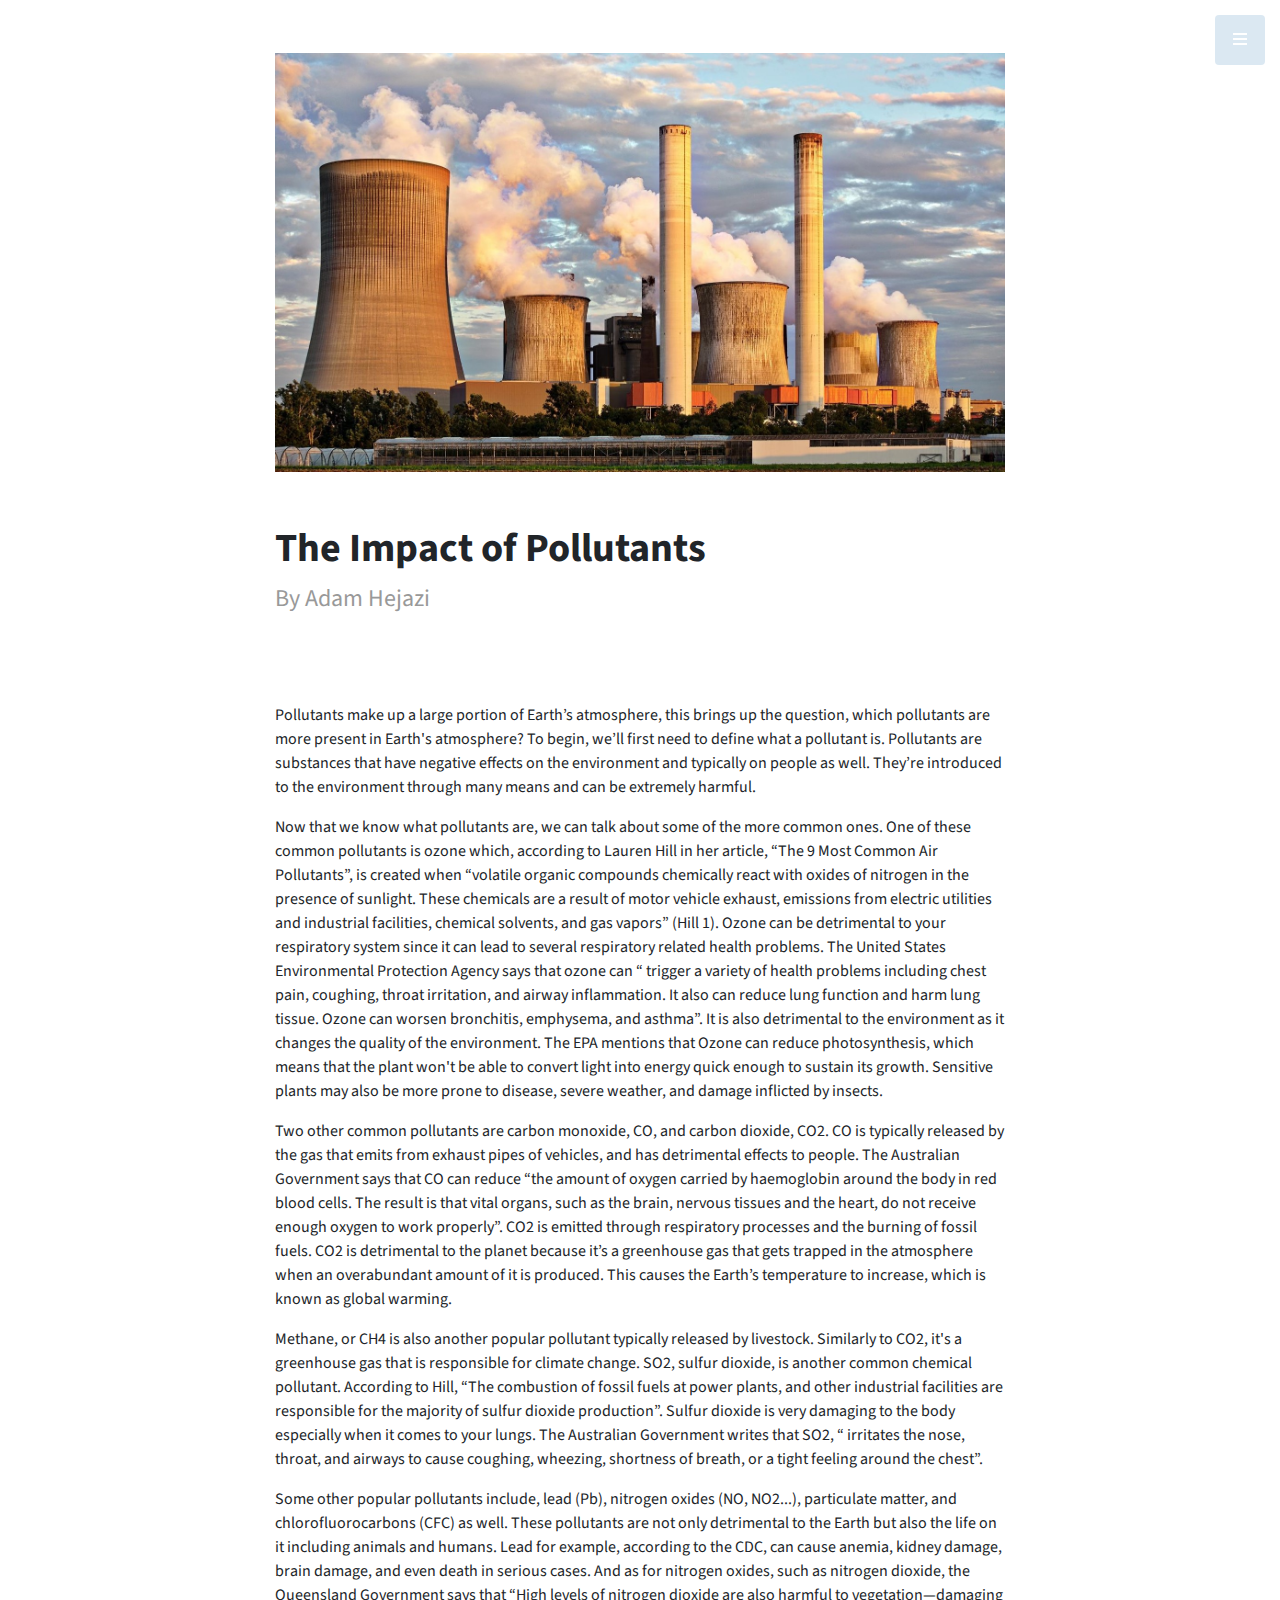
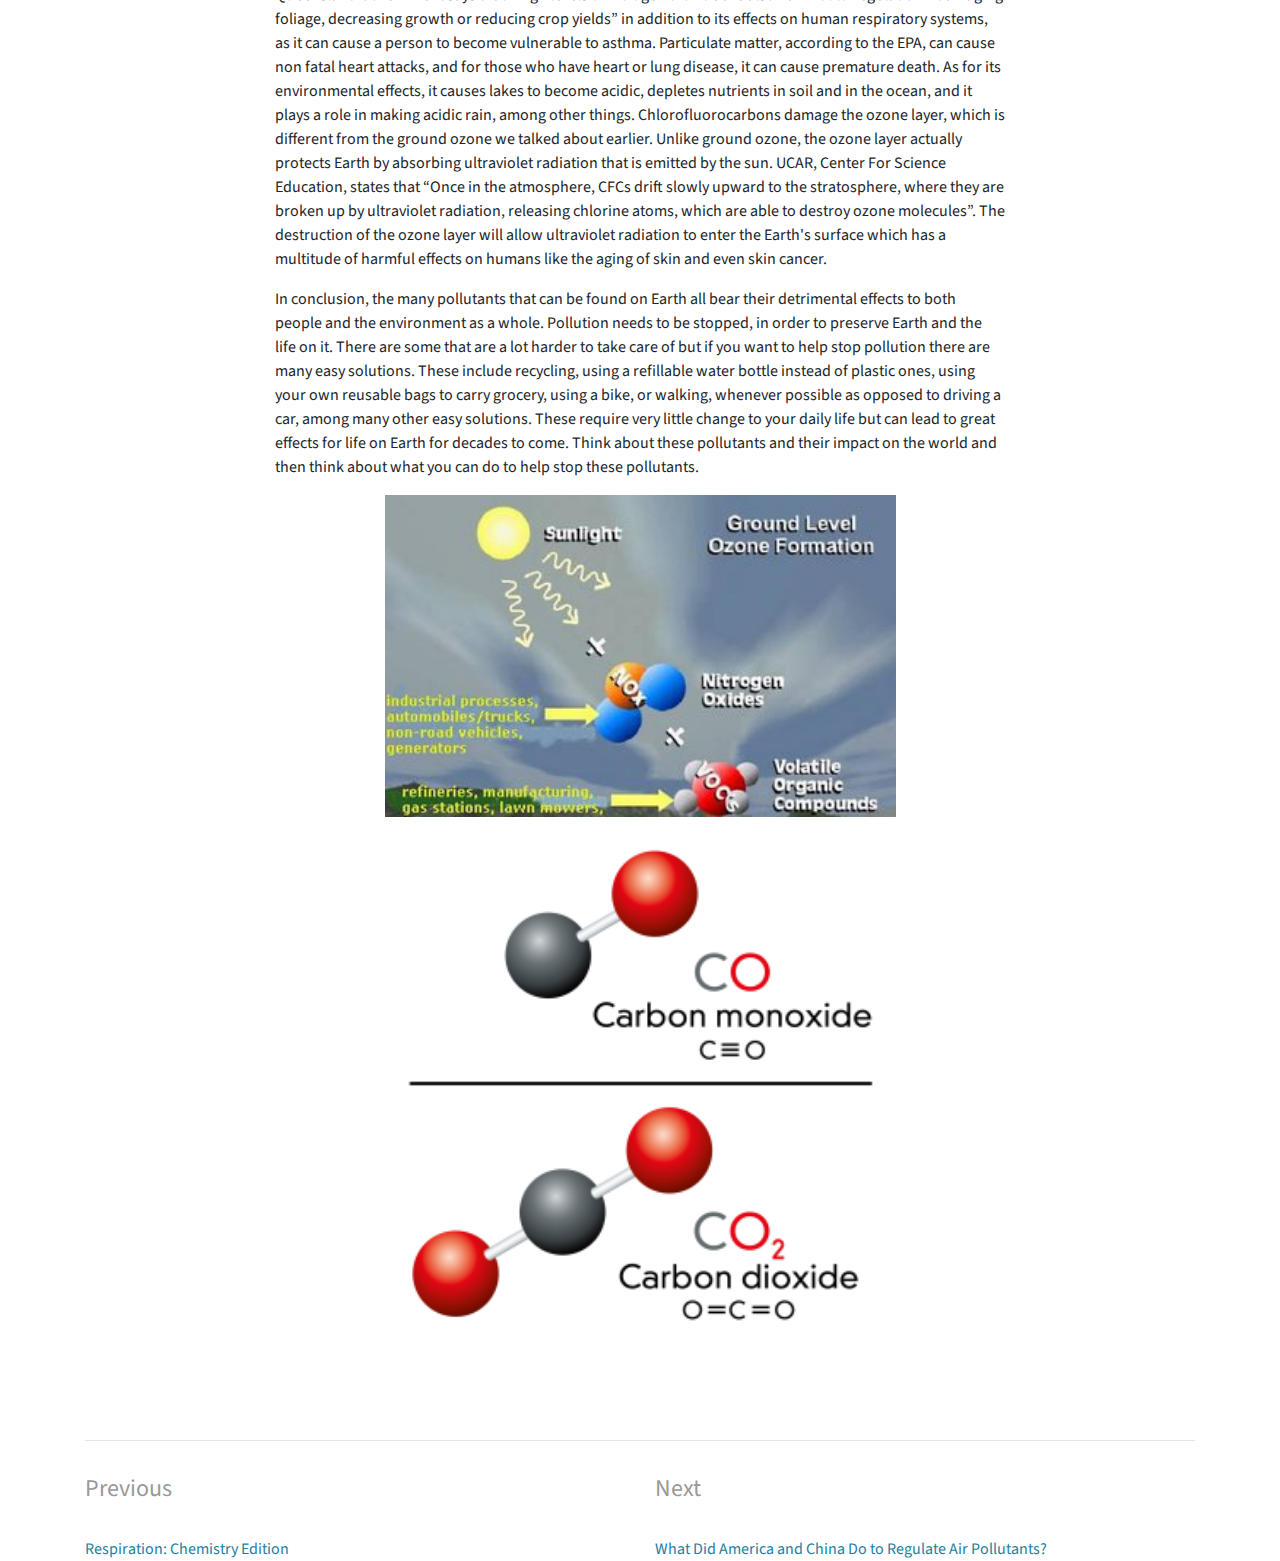
<file: article/the-impact-of-pollutants.html>
<!DOCTYPE html>
<html lang="en">

<head>

  <meta charset="utf-8">
  <meta name="viewport" content="width=device-width, initial-scale=1, shrink-to-fit=no">
  <meta name="description" content="">
  <meta name="author" content="">

  <title>Periodical 2020</title>

  <!-- Bootstrap Core CSS -->
  <link href="../vendor/bootstrap/css/bootstrap.min.css" rel="stylesheet">

  <!-- Custom Fonts -->
  <link href="../vendor/fontawesome-free/css/all.min.css" rel="stylesheet" type="text/css">
  <link href="https://fonts.googleapis.com/css?family=Source+Sans+Pro:300,400,700,300italic,400italic,700italic" rel="stylesheet" type="text/css">
  <link href="../vendor/simple-line-icons/css/simple-line-icons.css" rel="stylesheet">

  <!-- Custom CSS -->
  <link href="../css/stylish-portfolio.min.css" rel="stylesheet">
  <link href="../css/stylish-portfolio.css" rel="stylesheet">

</head>

<body id="page-top">

  <!-- Navigation -->
  <a class="menu-toggle rounded" href="#">
    <i class="fas fa-bars"></i>
  </a>
  <nav id="sidebar-wrapper">
    <ul class="sidebar-nav">
      <li class="sidebar-brand">
        <a class="js-scroll-trigger" href="../index.html#page-top">Periodical 2020</a>
      </li>
      <li class="sidebar-nav-item">
        <a class="js-scroll-trigger" href="../index.html#page-top">Air</a>
      </li>
      <li class="sidebar-nav-item">
        <a class="js-scroll-trigger" href="../index.html#homepage">Homepage</a>
      </li>
      <li class="sidebar-nav-item">
        <a class="js-scroll-trigger" href="../index.html#highlight-article">Highlight Article</a>
      </li>
      <li class="sidebar-nav-item">
        <a class="js-scroll-trigger" href="../index.html#articles">Articles</a>
      </li>
      <li class="sidebar-nav-item">
        <a class="js-scroll-trigger" href="../index.html#about-us">About Us</a>
      </li>
      <li class="sidebar-nav-item">
        <a class="js-scroll-trigger" href="../index.html#contacts">Contacts</a>
      </li>
    </ul>
  </nav>

  <!-- article -->
  <div class="container">
    <div class="row">
      <div class="col-lg-8 col-md-10 mx-auto">
        <div id="content-wrap">
          <div class="article-image">
            <img src="../img/article-img/the-impact-of-pollutants/title-background.jpg">
          </div>
          <h1 id="article-title">The Impact of Pollutants</h1>
          <p class="author">By Adam Hejazi</p>
          <article>
            <p>Pollutants make up a large portion of Earth’s atmosphere, this brings up the question, which pollutants are more present in Earth's atmosphere? To begin, we’ll first need to define what a pollutant is. Pollutants are substances that have negative effects on the environment and typically on people as well. They’re introduced to the environment through many means and can be extremely harmful.</p>

            <p>Now that we know what pollutants are, we can talk about some of the more common ones. One of these common pollutants is ozone which, according to Lauren Hill in her article, “The 9 Most Common Air Pollutants”, is created when “volatile organic compounds chemically react with oxides of nitrogen in the presence of sunlight.  These chemicals are a result of motor vehicle exhaust, emissions from electric utilities and industrial facilities, chemical solvents, and gas vapors” (Hill 1). Ozone can be detrimental to your respiratory system since it can lead to several respiratory related health problems. The United States Environmental Protection Agency says that ozone can “ trigger a variety of health problems including chest pain, coughing, throat irritation, and airway inflammation. It also can reduce lung function and harm lung tissue. Ozone can worsen bronchitis, emphysema, and asthma”. It is also detrimental to the environment as it changes the quality of the environment. The EPA mentions that Ozone can reduce photosynthesis, which means that the plant won't be able to convert light into energy quick enough to sustain its growth. Sensitive plants may also be more prone to disease, severe weather, and damage inflicted by insects.</p>

            <p>Two other common pollutants are carbon monoxide, CO, and carbon dioxide, CO2. CO is typically released by the gas that emits from exhaust pipes of vehicles, and has detrimental effects to people. The Australian Government says that CO can reduce “the amount of oxygen carried by haemoglobin around the body in red blood cells. The result is that vital organs, such as the brain, nervous tissues and the heart, do not receive enough oxygen to work properly”. CO2 is emitted through respiratory processes and the burning of fossil fuels. CO2 is detrimental to the planet because it’s a greenhouse gas that gets trapped in the atmosphere when an overabundant amount of it is produced. This causes the Earth’s temperature to increase, which is known as global warming.</p>

            <p>Methane, or CH4 is also another popular pollutant typically released by livestock. Similarly to CO2, it's a greenhouse gas that is responsible for climate change. SO2, sulfur dioxide, is another common chemical pollutant. According to Hill, “The combustion of fossil fuels at power plants, and other industrial facilities are responsible for the majority of sulfur dioxide production”.  Sulfur dioxide is very damaging to the body especially when it comes to your lungs. The Australian Government writes that SO2, “ irritates the nose, throat, and airways to cause coughing, wheezing, shortness of breath, or a tight feeling around the chest”.</p>

              <p>Some other popular pollutants include, lead (Pb), nitrogen oxides (NO, NO2...), particulate matter, and chlorofluorocarbons (CFC) as well. These pollutants are not only detrimental to the Earth but also the life on it including animals and humans. Lead for example, according to the CDC, can cause anemia, kidney damage, brain damage, and even death in serious cases. And as for nitrogen oxides, such as nitrogen dioxide, the Queensland Government says that “High levels of nitrogen dioxide are also harmful to vegetation—damaging foliage, decreasing growth or reducing crop yields” in addition to its effects on human respiratory systems, as it can cause a person to become vulnerable to asthma. Particulate matter, according to the EPA, can cause non fatal heart attacks, and for those who have heart or lung disease, it can cause premature death. As for its environmental effects, it causes lakes to become acidic, depletes nutrients in soil and in the ocean, and it plays a role in making acidic rain, among other things. Chlorofluorocarbons damage the ozone layer, which is different from the ground ozone we talked about earlier. Unlike ground ozone, the ozone layer actually protects Earth by absorbing ultraviolet radiation that is emitted by the sun. UCAR, Center For Science Education, states that “Once in the atmosphere, CFCs drift slowly upward to the stratosphere, where they are broken up by ultraviolet radiation, releasing chlorine atoms, which are able to destroy ozone molecules”. The destruction of the ozone layer will allow ultraviolet radiation to enter the Earth's surface which has a multitude of harmful effects on humans like the aging of skin and even skin cancer.</p>

              <p>In conclusion, the many pollutants that can be found on Earth all bear their detrimental effects to both people and the environment as a whole. Pollution needs to be stopped, in order to preserve Earth and the life on it. There are some that are a lot harder to take care of but if you want to help stop pollution there are many easy solutions. These include recycling, using a refillable water bottle instead of plastic ones, using your own reusable bags to carry grocery, using a bike, or walking, whenever possible as opposed to driving a car, among many other easy solutions. These require very little change to your daily life but can lead to great effects for life on Earth for decades to come. Think about these pollutants and their impact on the world and then think about what you can do to help stop these pollutants.</p>

              <p class="text-center"><img src="../img/article-img/the-impact-of-pollutants/ozone-formation.jpg" class="body-image"></p>
              <p class="text-center"><img src="../img/article-img/the-impact-of-pollutants/co2-and-co-molecules.png" class="body-image"></p>




        </div>
        </article>
      </div>
    </div>

    <div class="pagenav group">
      <div class="row">
        <div class="col-sm-6">
          <div class="prev-nav">
            <a href="respiration-chemistry-edition.html" rel="prev">
              <span>Previous</span>
              Respiration: Chemistry Edition
            </a>
          </div>
        </div>
        <div class="col-sm-6">
          <div class="next-nav">
            <a href="what-did-america-and-china-do-to-regulate-air-pollutants.html" rel="next">
              <span>Next</span>
              What Did America and China Do to Regulate Air Pollutants?
            </a>
          </div>
        </div>
      </div>
    </div>
  </div>

  <!-- Scroll to Top Button-->
  <a class="scroll-to-top rounded js-scroll-trigger" href="#page-top">
    <i class="fas fa-angle-up"></i>
  </a>

  <!-- Bootstrap core JavaScript -->
  <script src="../vendor/jquery/jquery.min.js"></script>
  <script src="../vendor/bootstrap/js/bootstrap.bundle.min.js"></script>

  <!-- Plugin JavaScript -->
  <script src="../vendor/jquery-easing/jquery.easing.min.js"></script>

  <!-- Custom scripts for this template -->
  <script src="../js/stylish-portfolio.min.js"></script>

</body>

</html>
</file>
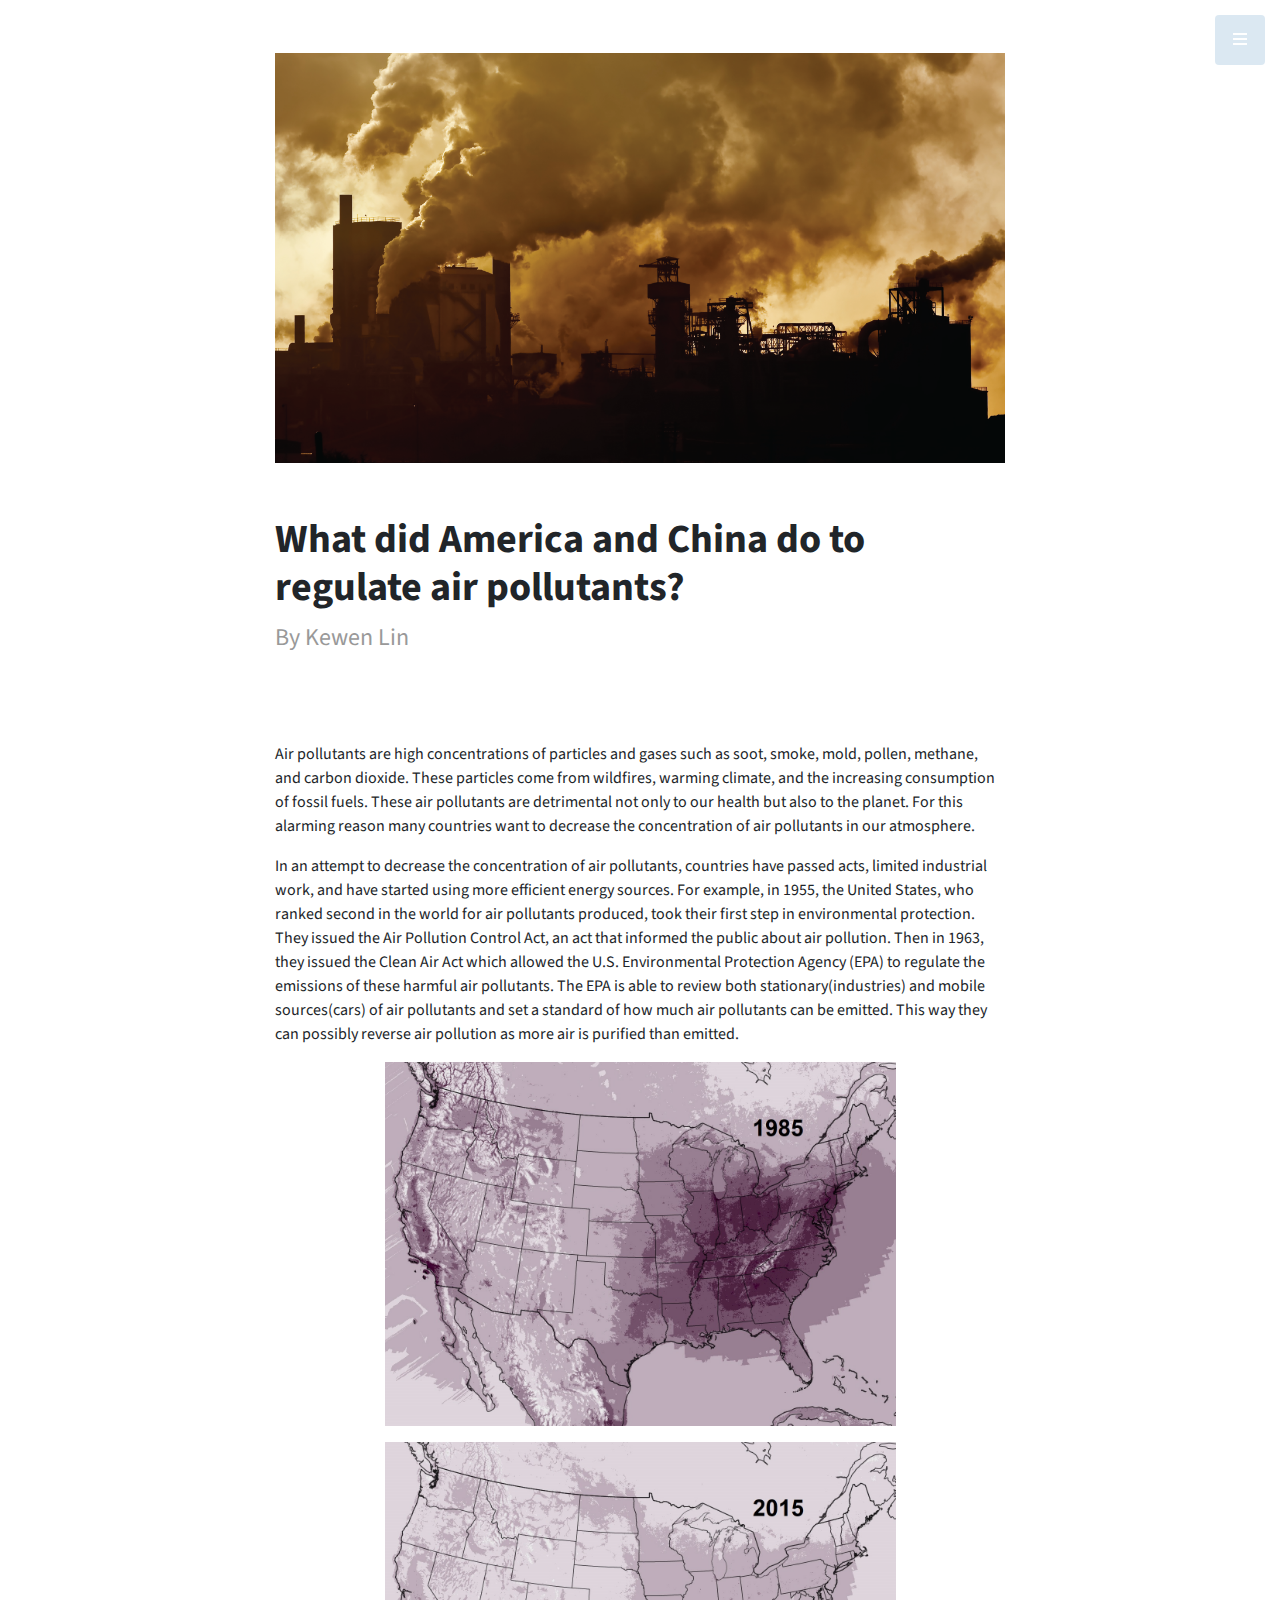
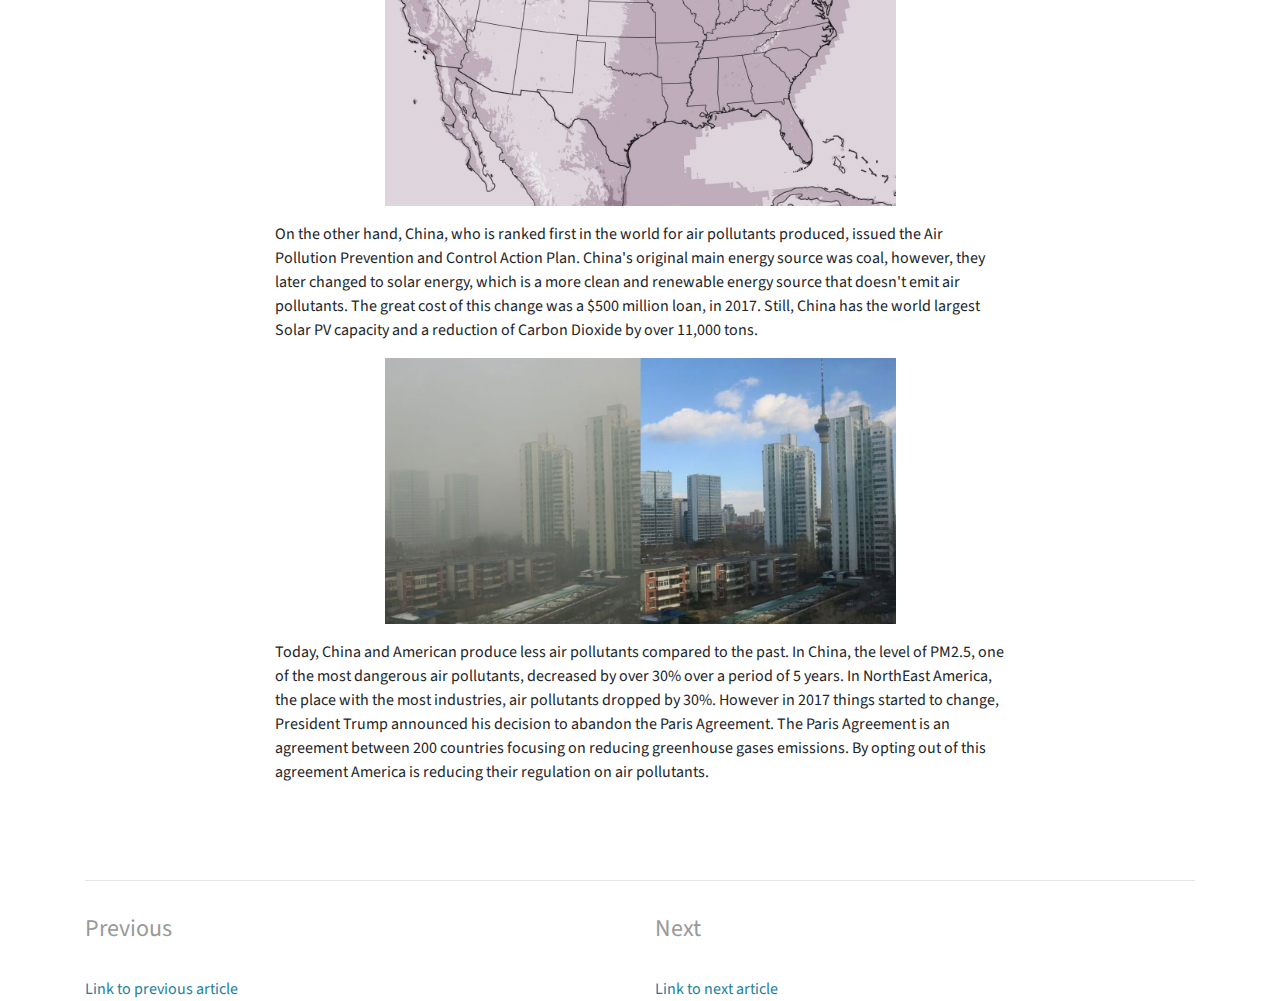
<file: article/what-did-america-and-china-do-to-regulate-air-pollutants.html>
<!DOCTYPE html>
<html lang="en">

<head>

  <meta charset="utf-8">
  <meta name="viewport" content="width=device-width, initial-scale=1, shrink-to-fit=no">
  <meta name="description" content="">
  <meta name="author" content="">

  <title>Periodical 2020</title>

  <!-- Bootstrap Core CSS -->
  <link href="../vendor/bootstrap/css/bootstrap.min.css" rel="stylesheet">

  <!-- Custom Fonts -->
  <link href="../vendor/fontawesome-free/css/all.min.css" rel="stylesheet" type="text/css">
  <link href="https://fonts.googleapis.com/css?family=Source+Sans+Pro:300,400,700,300italic,400italic,700italic" rel="stylesheet" type="text/css">
  <link href="../vendor/simple-line-icons/css/simple-line-icons.css" rel="stylesheet">

  <!-- Custom CSS -->
  <link href="../css/stylish-portfolio.min.css" rel="stylesheet">
  <link href="../css/stylish-portfolio.css" rel="stylesheet">

</head>

<body id="page-top">

  <!-- Navigation -->
  <a class="menu-toggle rounded" href="#">
    <i class="fas fa-bars"></i>
  </a>
  <nav id="sidebar-wrapper">
    <ul class="sidebar-nav">
      <li class="sidebar-brand">
        <a class="js-scroll-trigger" href="../index.html#page-top">Periodical 2020</a>
      </li>
      <li class="sidebar-nav-item">
        <a class="js-scroll-trigger" href="../index.html#page-top">Air</a>
      </li>
      <li class="sidebar-nav-item">
        <a class="js-scroll-trigger" href="../index.html#homepage">Homepage</a>
      </li>
      <li class="sidebar-nav-item">
        <a class="js-scroll-trigger" href="../index.html#highlight-article">Highlight Article</a>
      </li>
      <li class="sidebar-nav-item">
        <a class="js-scroll-trigger" href="../index.html#articles">Articles</a>
      </li>
      <li class="sidebar-nav-item">
        <a class="js-scroll-trigger" href="../index.html#about-us">About Us</a>
      </li>
      <li class="sidebar-nav-item">
        <a class="js-scroll-trigger" href="../index.html#contacts">Contacts</a>
      </li>
    </ul>
  </nav>

  <!-- article -->
  <div class="container">
    <div class="row">
      <div class="col-lg-8 col-md-10 mx-auto">
        <div id="content-wrap">
          <div class="article-image">
            <img src="../img/article-img/what-did-america-and-china-do-to-regulate-air-pollutants/title-background.png">
          </div>
          <h1 id="article-title">What did America and China do to regulate air pollutants?</h1>
          <p class="author">By Kewen Lin</p>
          <article>
            <p>Air pollutants are high concentrations of particles and gases such as soot, smoke, mold, pollen, methane, and carbon dioxide. These particles come from wildfires, warming climate, and the increasing consumption of fossil fuels. These air pollutants are detrimental not only to our health but also to the planet. For this alarming reason many countries want to decrease the concentration of air pollutants in our atmosphere.</p>

            <p>In an attempt to decrease the concentration of air pollutants, countries have passed acts, limited industrial work, and have started using more efficient energy sources. For example, in 1955, the United States, who ranked second in the world for air pollutants produced, took their first step in environmental protection. They issued the Air Pollution Control Act, an act that  informed the public about air pollution. Then in 1963, they issued the Clean Air Act which allowed the U.S. Environmental Protection Agency (EPA) to regulate the emissions of these harmful air pollutants. The EPA is able to review both stationary(industries) and mobile sources(cars) of air pollutants and set a standard of how much air pollutants can be emitted. This way they can possibly reverse air pollution as more air is purified than emitted.</p>

            <p class="text-center"><img src="../img/article-img/what-did-america-and-china-do-to-regulate-air-pollutants/america-1985.jpg" class="body-image"></p>
            <p class="text-center"><img src="../img/article-img/what-did-america-and-china-do-to-regulate-air-pollutants/america-2015.jpg" class="body-image"></p>

            <p>On the other hand, China, who is ranked first in the world for air pollutants produced, issued the Air Pollution Prevention and Control Action Plan. China's original main energy source was coal, however, they later changed to solar energy, which is a more clean and renewable energy source that doesn't emit air pollutants.  The great cost of this change was a $500 million loan, in 2017.  Still, China has the world largest Solar PV capacity and a reduction of Carbon Dioxide by over 11,000 tons.</p>

            <p class="text-center"><img src="../img/article-img/what-did-america-and-china-do-to-regulate-air-pollutants/beijing-smog-comparison.jpg" class="body-image"></p>

            <p>Today, China and American produce less air pollutants compared to the past. In China, the level of PM2.5, one of the most dangerous air pollutants, decreased by over 30% over a period of 5 years. In NorthEast America, the place with the most industries, air pollutants dropped by 30%. However in 2017 things started to change, President Trump announced his decision to abandon the Paris Agreement. The Paris Agreement is an agreement between 200 countries focusing on reducing greenhouse gases emissions. By opting out of this agreement America is reducing their regulation on air pollutants.</p>
          </article>
        </div>

      </div>
    </div>

    <div class="pagenav group">
      <div class="row">
        <div class="col-sm-6">
          <div class="prev-nav">
            <a href="the-impact-of-pollutants.html" rel="prev">
              <span>Previous</span>
              Link to previous article
            </a>
          </div>
        </div>
        <div class="col-sm-6">
          <div class="next-nav">
            <a href="air-tanks.html" rel="next">
              <span>Next</span>
              Link to next article
            </a>
          </div>
        </div>
      </div>
    </div>
  </div>

  <!-- Scroll to Top Button-->
  <a class="scroll-to-top rounded js-scroll-trigger" href="#page-top">
    <i class="fas fa-angle-up"></i>
  </a>

  <!-- Bootstrap core JavaScript -->
  <script src="../vendor/jquery/jquery.min.js"></script>
  <script src="../vendor/bootstrap/js/bootstrap.bundle.min.js"></script>

  <!-- Plugin JavaScript -->
  <script src="../vendor/jquery-easing/jquery.easing.min.js"></script>

  <!-- Custom scripts for this template -->
  <script src="../js/stylish-portfolio.min.js"></script>

</body>

</html>
</file>
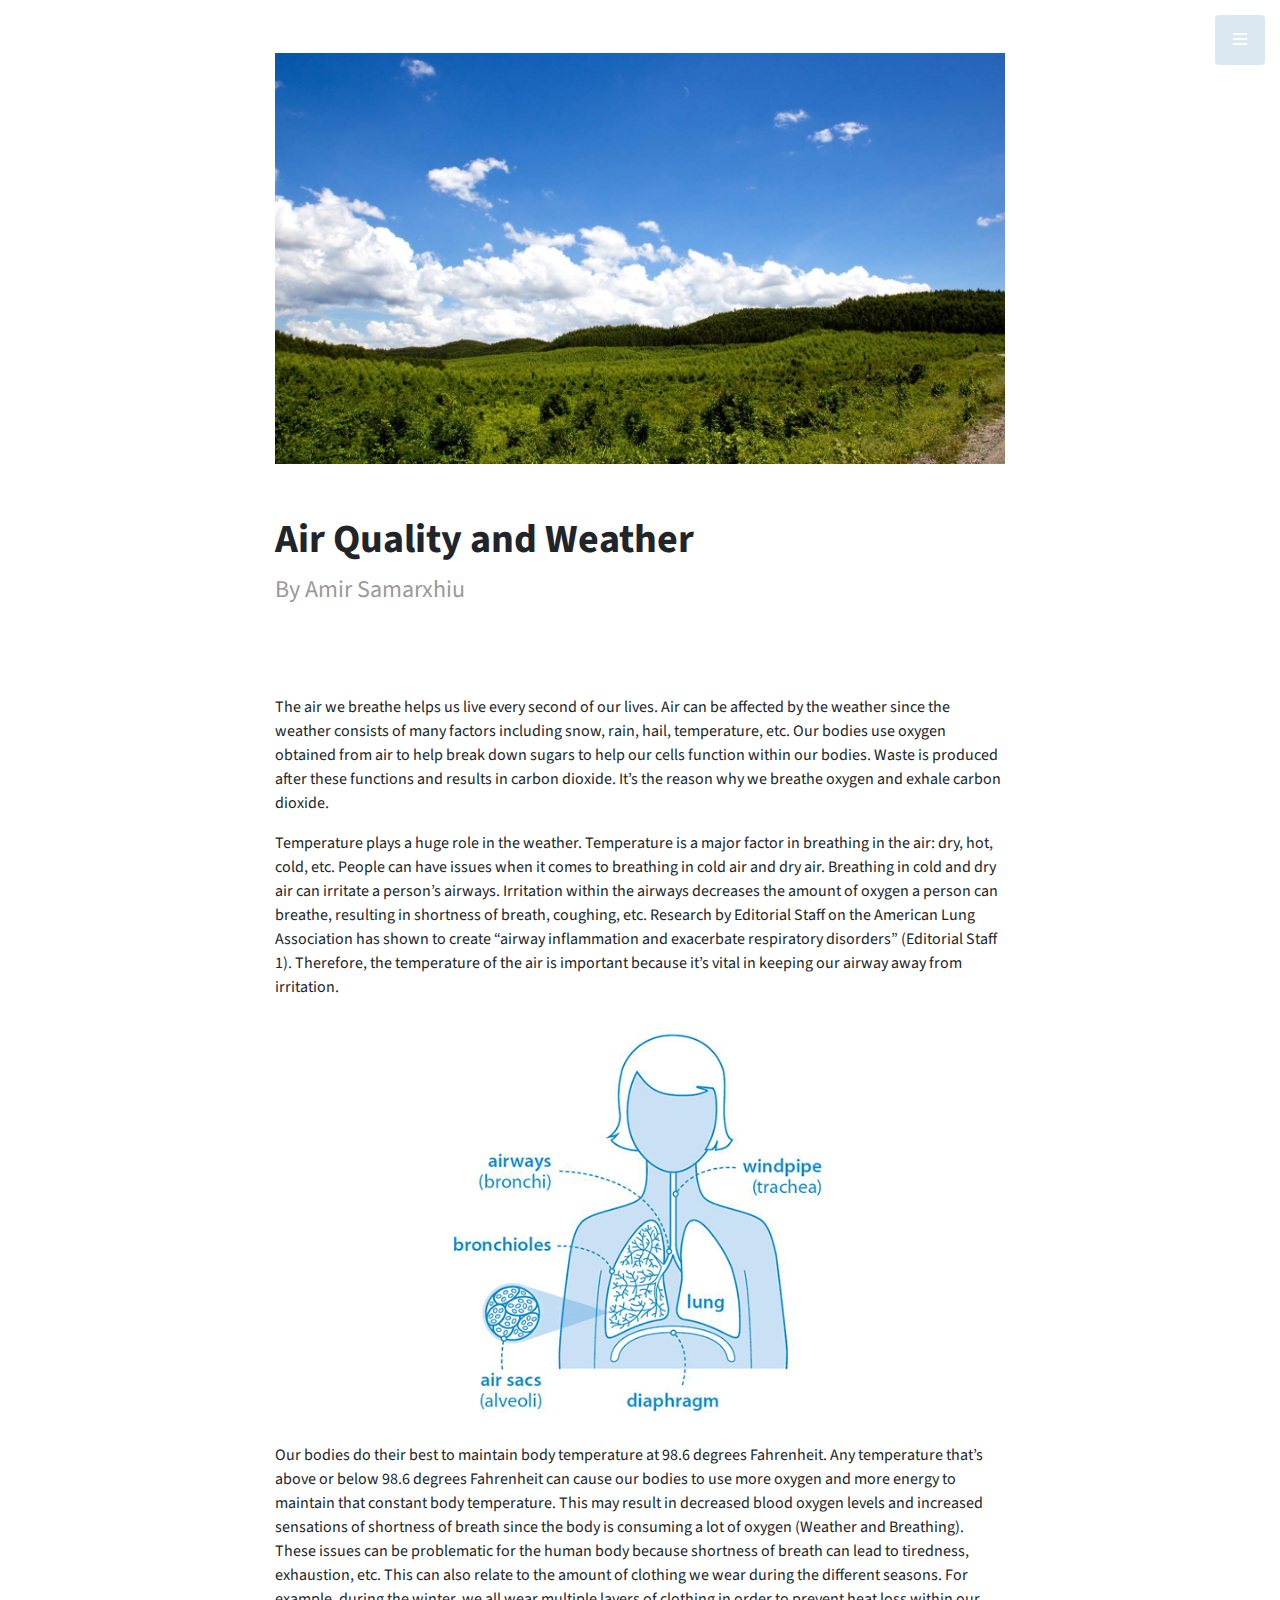
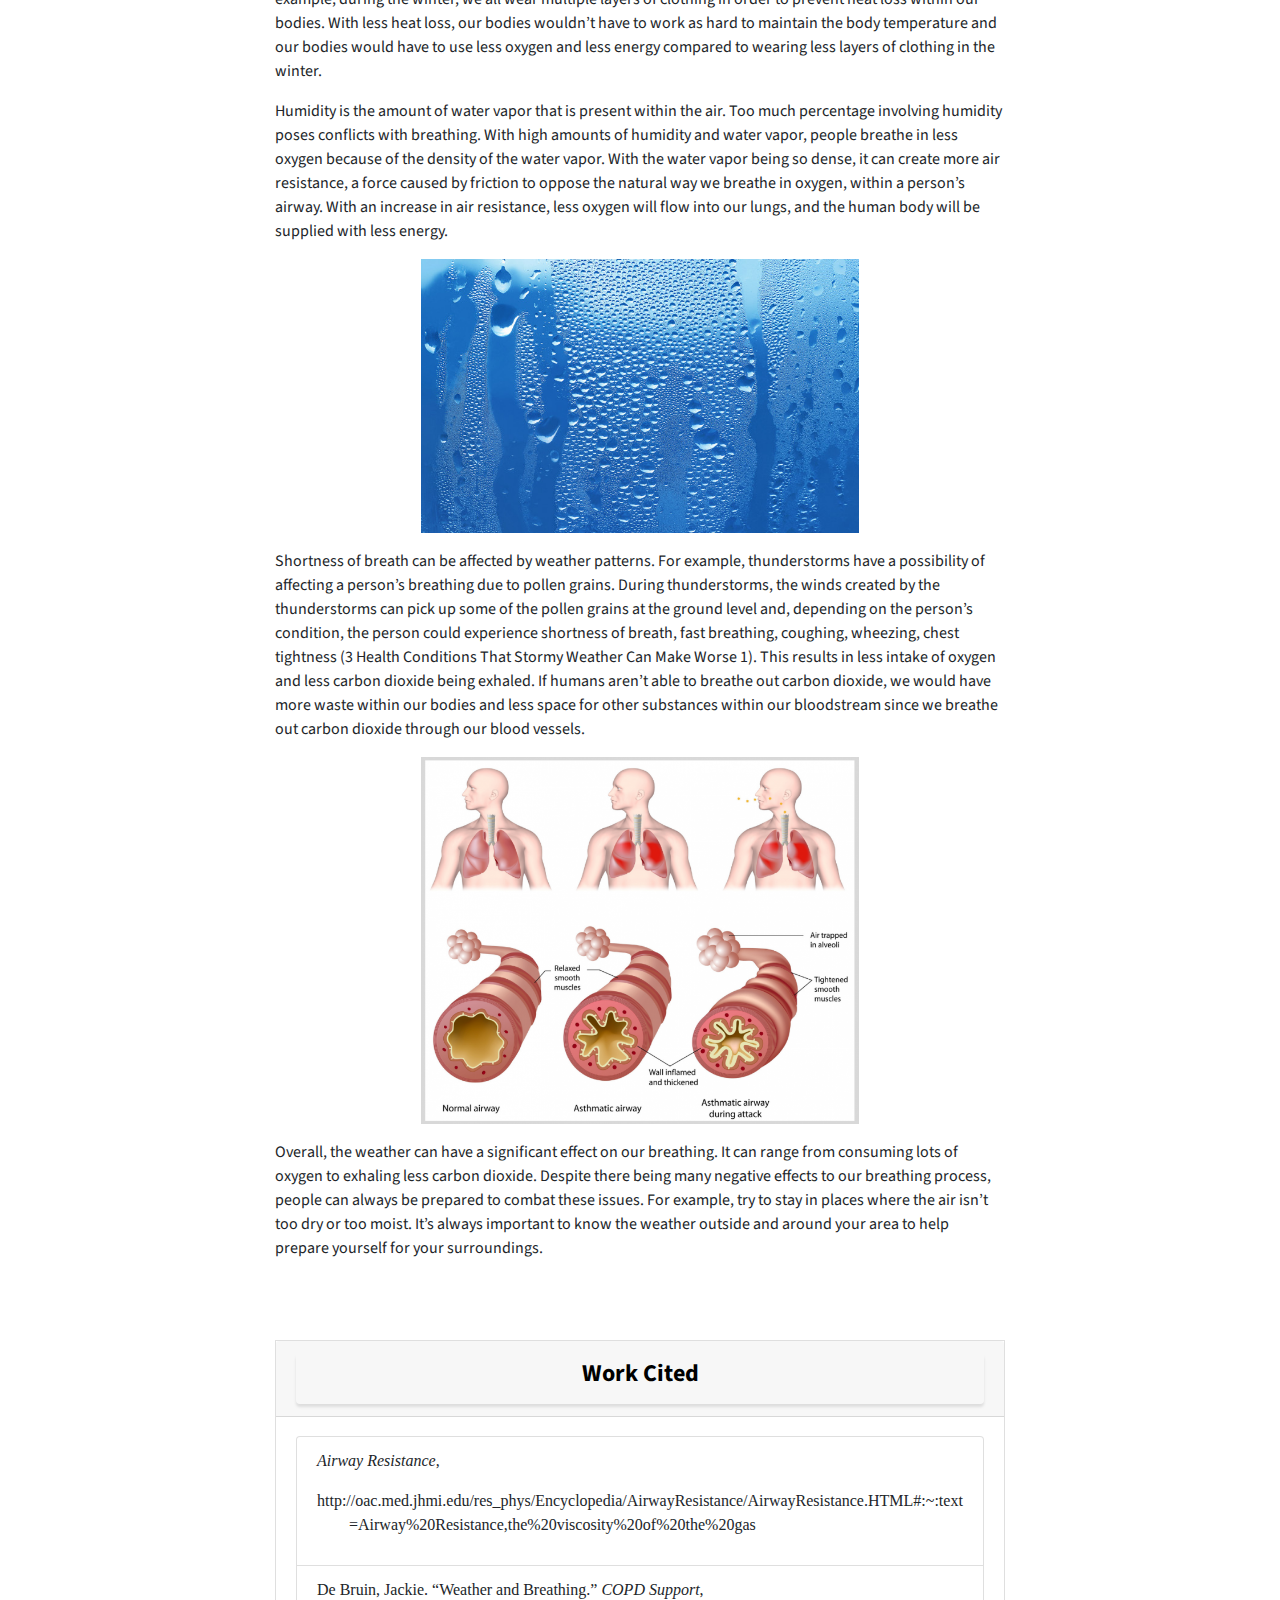
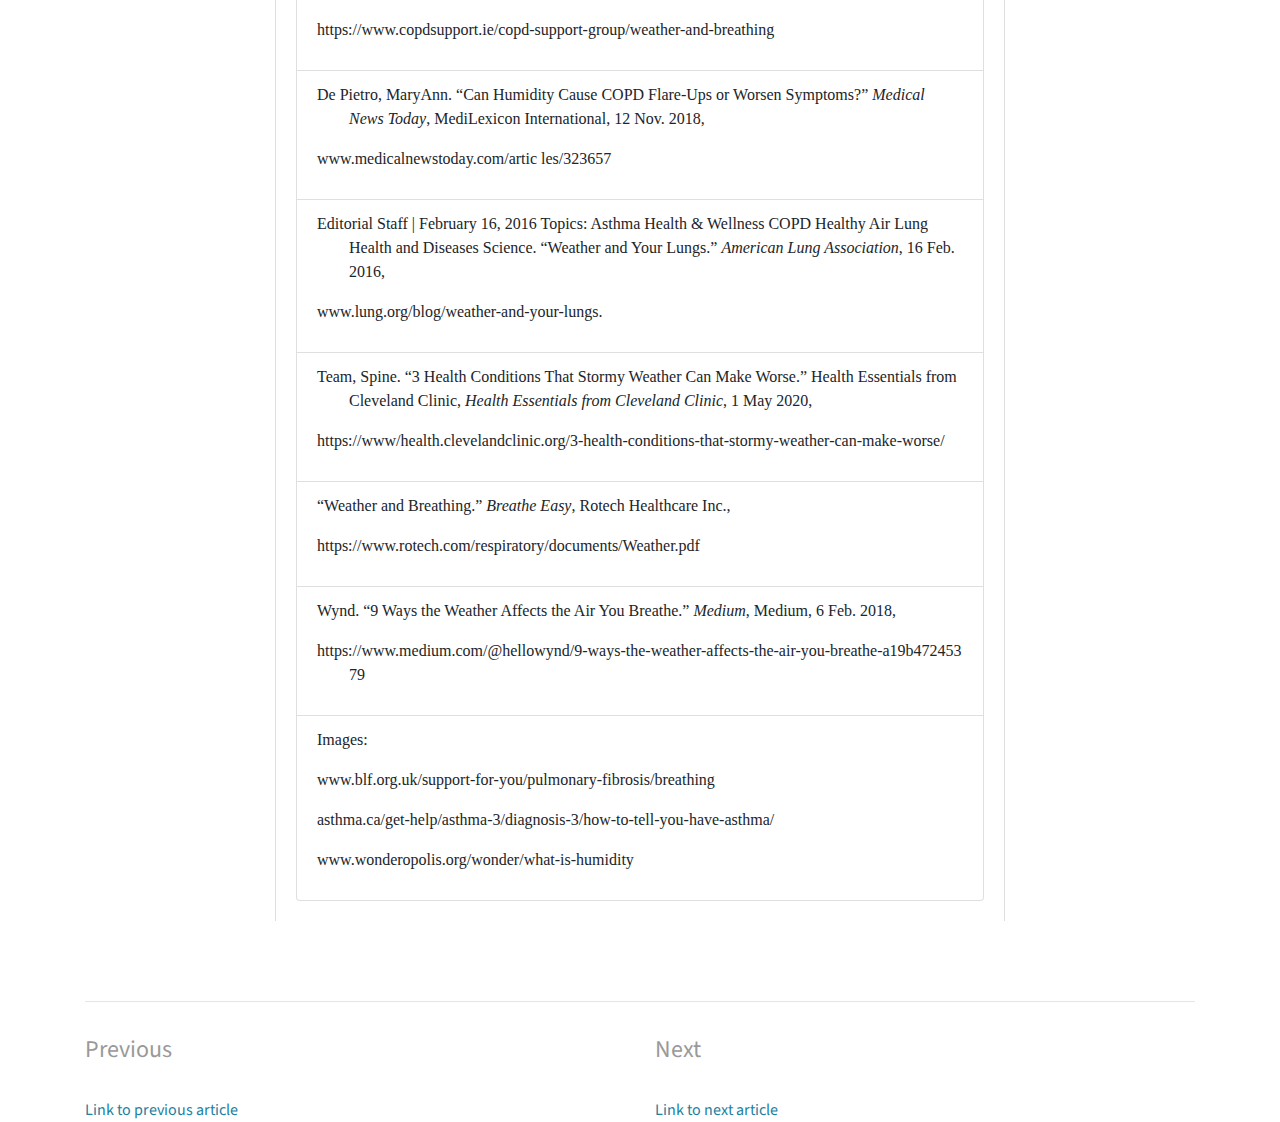
<file: articles/air-quality-and-weather.html>
<!DOCTYPE html>
<html lang="en">

<head>

  <meta charset="utf-8">
  <meta name="viewport" content="width=device-width, initial-scale=1, shrink-to-fit=no">
  <meta name="description" content="">
  <meta name="author" content="">

  <title>Periodical 2020</title>

  <!-- Bootstrap Core CSS -->
  <link href="../vendor/bootstrap/css/bootstrap.min.css" rel="stylesheet">

  <!-- Custom Fonts -->
  <link href="../vendor/fontawesome-free/css/all.min.css" rel="stylesheet" type="text/css">
  <link href="https://fonts.googleapis.com/css?family=Source+Sans+Pro:300,400,700,300italic,400italic,700italic" rel="stylesheet" type="text/css">
  <link href="../vendor/simple-line-icons/css/simple-line-icons.css" rel="stylesheet">

  <!-- Custom CSS -->
  <link href="../css/stylish-portfolio.min.css" rel="stylesheet">
  <link href="../css/stylish-portfolio.css" rel="stylesheet">

</head>

<body id="page-top">

  <!-- Navigation -->
  <a class="menu-toggle rounded" href="#">
    <i class="fas fa-bars"></i>
  </a>
  <nav id="sidebar-wrapper">
    <ul class="sidebar-nav">
      <li class="sidebar-brand">
        <a class="js-scroll-trigger" href="../index.html#page-top">Periodical 2020</a>
      </li>
      <li class="sidebar-nav-item">
        <a class="js-scroll-trigger" href="../index.html#page-top">Air</a>
      </li>
      <li class="sidebar-nav-item">
        <a class="js-scroll-trigger" href="../index.html#homepage">Homepage</a>
      </li>
      <li class="sidebar-nav-item">
        <a class="js-scroll-trigger" href="../index.html#highlight-article">Highlight Article</a>
      </li>
      <li class="sidebar-nav-item">
        <a class="js-scroll-trigger" href="../index.html#articles">Articles</a>
      </li>
      <li class="sidebar-nav-item">
        <a class="js-scroll-trigger" href="../index.html#about-us">About Us</a>
      </li>
      <li class="sidebar-nav-item">
        <a class="js-scroll-trigger" href="../index.html#contacts">Contacts</a>
      </li>
    </ul>
  </nav>

  <!-- article -->
  <div class="container">
    <div class="row">
      <div class="col-lg-8 col-md-10 mx-auto">
        <div id="content-wrap">
          <div class="article-image">
            <img src="../img/article-img/air-quality-and-weather/title-background.jpg">
          </div>
          <h1 id="article-title">Air Quality and Weather</h1>
          <p class="author">By Amir Samarxhiu</p>
          <article>
            <p>The air we breathe helps us live every second of our lives. Air can be affected by the weather since the weather consists of many factors including snow, rain, hail, temperature, etc. Our bodies use oxygen obtained from air to help
              break down sugars to help our cells function within our bodies. Waste is produced after these functions and results in carbon dioxide. It’s the reason why we breathe oxygen and exhale carbon dioxide.</p>

            <p>Temperature plays a huge role in the weather. Temperature is a major factor in breathing in the air: dry, hot, cold, etc. People can have issues when it comes to breathing in cold air and dry air. Breathing in cold and dry air can
              irritate a person’s airways. Irritation within the airways decreases the amount of oxygen a person can breathe, resulting in shortness of breath, coughing, etc. Research by Editorial Staff on the American Lung Association has shown to
              create “airway inflammation and exacerbate respiratory disorders” (Editorial Staff 1). Therefore, the temperature of the air is important because it’s vital in keeping our airway away from irritation.</p>

            <p class="text-center"><img src="../img/article-img/air-quality-and-weather/diagram-lung.png" style="width: 60%;"></p>

            <p>Our bodies do their best to maintain body temperature at 98.6 degrees Fahrenheit. Any temperature that’s above or below 98.6 degrees Fahrenheit can cause our bodies to use more oxygen and more energy to maintain that constant body
              temperature. This may result in decreased blood oxygen levels and increased sensations of shortness of breath since the body is consuming a lot of oxygen (Weather and Breathing). These issues can be problematic for the human body
              because shortness of breath can lead to tiredness, exhaustion, etc. This can also relate to the amount of clothing we wear during the different seasons. For example, during the winter, we all wear multiple layers of clothing in order to
              prevent heat loss within our bodies. With less heat loss, our bodies wouldn’t have to work as hard to maintain the body temperature and our bodies would have to use less oxygen and less energy compared to wearing less layers of clothing
              in the winter.</p>

            <p>Humidity is the amount of water vapor that is present within the air. Too much percentage involving humidity poses conflicts with breathing. With high amounts of humidity and water vapor, people breathe in less oxygen because of the
              density of the water vapor. With the water vapor being so dense, it can create more air resistance, a force caused by friction to oppose the natural way we breathe in oxygen, within a person’s airway. With an increase in air resistance,
              less oxygen will flow into our lungs, and the human body will be supplied with less energy.</p>

            <p class="text-center"><img src="../img/article-img/air-quality-and-weather/humidity.jpg" style="width: 60%;"></p>

            <p>Shortness of breath can be affected by weather patterns. For example, thunderstorms have a possibility of affecting a person’s breathing due to pollen grains. During thunderstorms, the winds created by the thunderstorms can pick up
              some of the pollen grains at the ground level and, depending on the person’s condition, the person could experience shortness of breath, fast breathing, coughing, wheezing, chest tightness (3 Health Conditions That Stormy Weather Can
              Make Worse 1). This results in less intake of oxygen and less carbon dioxide being exhaled. If humans aren’t able to breathe out carbon dioxide, we would have more waste within our bodies and less space for other substances within our
              bloodstream since we breathe out carbon dioxide through our blood vessels.</p>

            <p class="text-center"><img src="../img/article-img/air-quality-and-weather/diagram-asthma.png" style="width: 60%;"></p>

            <p>Overall, the weather can have a significant effect on our breathing. It can range from consuming lots of oxygen to exhaling less carbon dioxide. Despite there being many negative effects to our breathing process, people can always be
              prepared to combat these issues. For example, try to stay in places where the air isn’t too dry or too moist. It’s always important to know the weather outside and around your area to help prepare yourself for your surroundings.</p>


          </article>
        </div>
        <div class="accordion work-cited" id="accordionExample">
          <div class="card">
            <div class="card-header" id="headingOne">
              <button class="btn btn-link btn-block text-center" style="text-decoration: none; color: black;" type="button" data-toggle="collapse" data-target="#collapseOne" aria-expanded="true" aria-controls="collapseOne">
                <h4>Work Cited</h4>
              </button>
            </div>
            <div id="collapseOne" class="collapse show" aria-labelledby="headingOne" data-parent="#accordionExample">
              <div class="card-body">
                <ul class="list-group">
                  <li class="list-group-item">
                    <p class="cite-description"><i>Airway Resistance</i>,</p>
                    <p class="cite-link">http://oac.med.jhmi.edu/res_phys/Encyclopedia/AirwayResistance/AirwayResistance.HTML#:~:text=Airway%20Resistance,the%20viscosity%20of%20the%20gas</p>
                  </li>
                  <li class="list-group-item">
                    <p class="cite-description">De Bruin, Jackie. “Weather and Breathing.” <i>COPD Support</i>,</p>
                    <p class="cite-link">https://www.copdsupport.ie/copd-support-group/weather-and-breathing</p>
                  </li>
                  <li class="list-group-item">
                    <p class="cite-description">De Pietro, MaryAnn. “Can Humidity Cause COPD Flare-Ups or Worsen Symptoms?” <i>Medical News Today</i>, MediLexicon International, 12 Nov. 2018,</p>
                    <p class="cite-link">www.medicalnewstoday.com/artic les/323657</p>
                  </li>
                  <li class="list-group-item">
                    <p class="cite-description">Editorial Staff | February 16, 2016 Topics: Asthma Health & Wellness COPD Healthy Air Lung Health and Diseases Science. “Weather and Your Lungs.” <i>American Lung Association</i>, 16 Feb. 2016,</p>
                    <p class="cite-link">www.lung.org/blog/weather-and-your-lungs.</p>
                  </li>
                  <li class="list-group-item">
                    <p class="cite-description">Team, Spine. “3 Health Conditions That Stormy Weather Can Make Worse.” Health Essentials from Cleveland Clinic, <i>Health Essentials from Cleveland Clinic</i>, 1 May 2020,</p>
                    <p class="cite-link">https://www/health.clevelandclinic.org/3-health-conditions-that-stormy-weather-can-make-worse/</p>
                  </li>
                  <li class="list-group-item">
                    <p class="cite-description">“Weather and Breathing.” <i>Breathe Easy</i>, Rotech Healthcare Inc.,</p>
                    <p class="cite-link">https://www.rotech.com/respiratory/documents/Weather.pdf</p>
                  </li>
                  <li class="list-group-item">
                    <p class="cite-description">Wynd. “9 Ways the Weather Affects the Air You Breathe.” <i>Medium</i>, Medium, 6 Feb. 2018,</p>
                    <p class="cite-link">https://www.medium.com/@hellowynd/9-ways-the-weather-affects-the-air-you-breathe-a19b47245379</p>
                  </li>
                  <li class="list-group-item">
                    <p class="cite-description">Images:</p>
                    <p class="cite-link">www.blf.org.uk/support-for-you/pulmonary-fibrosis/breathing</p>
                    <p class="cite-link">asthma.ca/get-help/asthma-3/diagnosis-3/how-to-tell-you-have-asthma/</p>
                    <p class="cite-link">www.wonderopolis.org/wonder/what-is-humidity</p>
                  </li>
                </ul>
              </div>
            </div>
          </div>
        </div>

      </div>
    </div>

    <div class="pagenav group">
      <div class="row">
        <div class="col-sm-6">
          <div class="prev-nav">
            <a href="#" rel="prev">
              <span>Previous</span>
              Link to previous article
            </a>
          </div>
        </div>
        <div class="col-sm-6">
          <div class="next-nav">
            <a href="#" rel="next">
              <span>Next</span>
              Link to next article
            </a>
          </div>
        </div>
      </div>
    </div>
  </div>

  <!-- Scroll to Top Button-->
  <a class="scroll-to-top rounded js-scroll-trigger" href="#page-top">
    <i class="fas fa-angle-up"></i>
  </a>

  <!-- Bootstrap core JavaScript -->
  <script src="../vendor/jquery/jquery.min.js"></script>
  <script src="../vendor/bootstrap/js/bootstrap.bundle.min.js"></script>

  <!-- Plugin JavaScript -->
  <script src="../vendor/jquery-easing/jquery.easing.min.js"></script>

  <!-- Custom scripts for this template -->
  <script src="../js/stylish-portfolio.min.js"></script>

</body>

</html>
</file>
<file: vendor/simple-line-icons/css/simple-line-icons.css>
@font-face {
  font-family: 'simple-line-icons';
  src: url('../fonts/Simple-Line-Icons.eot?v=2.4.0');
  src: url('../fonts/Simple-Line-Icons.eot?v=2.4.0#iefix') format('embedded-opentype'), url('../fonts/Simple-Line-Icons.woff2?v=2.4.0') format('woff2'), url('../fonts/Simple-Line-Icons.ttf?v=2.4.0') format('truetype'), url('../fonts/Simple-Line-Icons.woff?v=2.4.0') format('woff'), url('../fonts/Simple-Line-Icons.svg?v=2.4.0#simple-line-icons') format('svg');
  font-weight: normal;
  font-style: normal;
}
/*
 Use the following CSS code if you want to have a class per icon.
 Instead of a list of all class selectors, you can use the generic [class*="icon-"] selector, but it's slower:
*/
.icon-user,
.icon-people,
.icon-user-female,
.icon-user-follow,
.icon-user-following,
.icon-user-unfollow,
.icon-login,
.icon-logout,
.icon-emotsmile,
.icon-phone,
.icon-call-end,
.icon-call-in,
.icon-call-out,
.icon-map,
.icon-location-pin,
.icon-direction,
.icon-directions,
.icon-compass,
.icon-layers,
.icon-menu,
.icon-list,
.icon-options-vertical,
.icon-options,
.icon-arrow-down,
.icon-arrow-left,
.icon-arrow-right,
.icon-arrow-up,
.icon-arrow-up-circle,
.icon-arrow-left-circle,
.icon-arrow-right-circle,
.icon-arrow-down-circle,
.icon-check,
.icon-clock,
.icon-plus,
.icon-minus,
.icon-close,
.icon-event,
.icon-exclamation,
.icon-organization,
.icon-trophy,
.icon-screen-smartphone,
.icon-screen-desktop,
.icon-plane,
.icon-notebook,
.icon-mustache,
.icon-mouse,
.icon-magnet,
.icon-energy,
.icon-disc,
.icon-cursor,
.icon-cursor-move,
.icon-crop,
.icon-chemistry,
.icon-speedometer,
.icon-shield,
.icon-screen-tablet,
.icon-magic-wand,
.icon-hourglass,
.icon-graduation,
.icon-ghost,
.icon-game-controller,
.icon-fire,
.icon-eyeglass,
.icon-envelope-open,
.icon-envelope-letter,
.icon-bell,
.icon-badge,
.icon-anchor,
.icon-wallet,
.icon-vector,
.icon-speech,
.icon-puzzle,
.icon-printer,
.icon-present,
.icon-playlist,
.icon-pin,
.icon-picture,
.icon-handbag,
.icon-globe-alt,
.icon-globe,
.icon-folder-alt,
.icon-folder,
.icon-film,
.icon-feed,
.icon-drop,
.icon-drawer,
.icon-docs,
.icon-doc,
.icon-diamond,
.icon-cup,
.icon-calculator,
.icon-bubbles,
.icon-briefcase,
.icon-book-open,
.icon-basket-loaded,
.icon-basket,
.icon-bag,
.icon-action-undo,
.icon-action-redo,
.icon-wrench,
.icon-umbrella,
.icon-trash,
.icon-tag,
.icon-support,
.icon-frame,
.icon-size-fullscreen,
.icon-size-actual,
.icon-shuffle,
.icon-share-alt,
.icon-share,
.icon-rocket,
.icon-question,
.icon-pie-chart,
.icon-pencil,
.icon-note,
.icon-loop,
.icon-home,
.icon-grid,
.icon-graph,
.icon-microphone,
.icon-music-tone-alt,
.icon-music-tone,
.icon-earphones-alt,
.icon-earphones,
.icon-equalizer,
.icon-like,
.icon-dislike,
.icon-control-start,
.icon-control-rewind,
.icon-control-play,
.icon-control-pause,
.icon-control-forward,
.icon-control-end,
.icon-volume-1,
.icon-volume-2,
.icon-volume-off,
.icon-calendar,
.icon-bulb,
.icon-chart,
.icon-ban,
.icon-bubble,
.icon-camrecorder,
.icon-camera,
.icon-cloud-download,
.icon-cloud-upload,
.icon-envelope,
.icon-eye,
.icon-flag,
.icon-heart,
.icon-info,
.icon-key,
.icon-link,
.icon-lock,
.icon-lock-open,
.icon-magnifier,
.icon-magnifier-add,
.icon-magnifier-remove,
.icon-paper-clip,
.icon-paper-plane,
.icon-power,
.icon-refresh,
.icon-reload,
.icon-settings,
.icon-star,
.icon-symbol-female,
.icon-symbol-male,
.icon-target,
.icon-credit-card,
.icon-paypal,
.icon-social-tumblr,
.icon-social-twitter,
.icon-social-facebook,
.icon-social-instagram,
.icon-social-linkedin,
.icon-social-pinterest,
.icon-social-github,
.icon-social-google,
.icon-social-reddit,
.icon-social-skype,
.icon-social-dribbble,
.icon-social-behance,
.icon-social-foursqare,
.icon-social-soundcloud,
.icon-social-spotify,
.icon-social-stumbleupon,
.icon-social-youtube,
.icon-social-dropbox,
.icon-social-vkontakte,
.icon-social-steam {
  font-family: 'simple-line-icons';
  speak: none;
  font-style: normal;
  font-weight: normal;
  font-variant: normal;
  text-transform: none;
  line-height: 1;
  /* Better Font Rendering =========== */
  -webkit-font-smoothing: antialiased;
  -moz-osx-font-smoothing: grayscale;
}
.icon-user:before {
  content: "\e005";
}
.icon-people:before {
  content: "\e001";
}
.icon-user-female:before {
  content: "\e000";
}
.icon-user-follow:before {
  content: "\e002";
}
.icon-user-following:before {
  content: "\e003";
}
.icon-user-unfollow:before {
  content: "\e004";
}
.icon-login:before {
  content: "\e066";
}
.icon-logout:before {
  content: "\e065";
}
.icon-emotsmile:before {
  content: "\e021";
}
.icon-phone:before {
  content: "\e600";
}
.icon-call-end:before {
  content: "\e048";
}
.icon-call-in:before {
  content: "\e047";
}
.icon-call-out:before {
  content: "\e046";
}
.icon-map:before {
  content: "\e033";
}
.icon-location-pin:before {
  content: "\e096";
}
.icon-direction:before {
  content: "\e042";
}
.icon-directions:before {
  content: "\e041";
}
.icon-compass:before {
  content: "\e045";
}
.icon-layers:before {
  content: "\e034";
}
.icon-menu:before {
  content: "\e601";
}
.icon-list:before {
  content: "\e067";
}
.icon-options-vertical:before {
  content: "\e602";
}
.icon-options:before {
  content: "\e603";
}
.icon-arrow-down:before {
  content: "\e604";
}
.icon-arrow-left:before {
  content: "\e605";
}
.icon-arrow-right:before {
  content: "\e606";
}
.icon-arrow-up:before {
  content: "\e607";
}
.icon-arrow-up-circle:before {
  content: "\e078";
}
.icon-arrow-left-circle:before {
  content: "\e07a";
}
.icon-arrow-right-circle:before {
  content: "\e079";
}
.icon-arrow-down-circle:before {
  content: "\e07b";
}
.icon-check:before {
  content: "\e080";
}
.icon-clock:before {
  content: "\e081";
}
.icon-plus:before {
  content: "\e095";
}
.icon-minus:before {
  content: "\e615";
}
.icon-close:before {
  content: "\e082";
}
.icon-event:before {
  content: "\e619";
}
.icon-exclamation:before {
  content: "\e617";
}
.icon-organization:before {
  content: "\e616";
}
.icon-trophy:before {
  content: "\e006";
}
.icon-screen-smartphone:before {
  content: "\e010";
}
.icon-screen-desktop:before {
  content: "\e011";
}
.icon-plane:before {
  content: "\e012";
}
.icon-notebook:before {
  content: "\e013";
}
.icon-mustache:before {
  content: "\e014";
}
.icon-mouse:before {
  content: "\e015";
}
.icon-magnet:before {
  content: "\e016";
}
.icon-energy:before {
  content: "\e020";
}
.icon-disc:before {
  content: "\e022";
}
.icon-cursor:before {
  content: "\e06e";
}
.icon-cursor-move:before {
  content: "\e023";
}
.icon-crop:before {
  content: "\e024";
}
.icon-chemistry:before {
  content: "\e026";
}
.icon-speedometer:before {
  content: "\e007";
}
.icon-shield:before {
  content: "\e00e";
}
.icon-screen-tablet:before {
  content: "\e00f";
}
.icon-magic-wand:before {
  content: "\e017";
}
.icon-hourglass:before {
  content: "\e018";
}
.icon-graduation:before {
  content: "\e019";
}
.icon-ghost:before {
  content: "\e01a";
}
.icon-game-controller:before {
  content: "\e01b";
}
.icon-fire:before {
  content: "\e01c";
}
.icon-eyeglass:before {
  content: "\e01d";
}
.icon-envelope-open:before {
  content: "\e01e";
}
.icon-envelope-letter:before {
  content: "\e01f";
}
.icon-bell:before {
  content: "\e027";
}
.icon-badge:before {
  content: "\e028";
}
.icon-anchor:before {
  content: "\e029";
}
.icon-wallet:before {
  content: "\e02a";
}
.icon-vector:before {
  content: "\e02b";
}
.icon-speech:before {
  content: "\e02c";
}
.icon-puzzle:before {
  content: "\e02d";
}
.icon-printer:before {
  content: "\e02e";
}
.icon-present:before {
  content: "\e02f";
}
.icon-playlist:before {
  content: "\e030";
}
.icon-pin:before {
  content: "\e031";
}
.icon-picture:before {
  content: "\e032";
}
.icon-handbag:before {
  content: "\e035";
}
.icon-globe-alt:before {
  content: "\e036";
}
.icon-globe:before {
  content: "\e037";
}
.icon-folder-alt:before {
  content: "\e039";
}
.icon-folder:before {
  content: "\e089";
}
.icon-film:before {
  content: "\e03a";
}
.icon-feed:before {
  content: "\e03b";
}
.icon-drop:before {
  content: "\e03e";
}
.icon-drawer:before {
  content: "\e03f";
}
.icon-docs:before {
  content: "\e040";
}
.icon-doc:before {
  content: "\e085";
}
.icon-diamond:before {
  content: "\e043";
}
.icon-cup:before {
  content: "\e044";
}
.icon-calculator:before {
  content: "\e049";
}
.icon-bubbles:before {
  content: "\e04a";
}
.icon-briefcase:before {
  content: "\e04b";
}
.icon-book-open:before {
  content: "\e04c";
}
.icon-basket-loaded:before {
  content: "\e04d";
}
.icon-basket:before {
  content: "\e04e";
}
.icon-bag:before {
  content: "\e04f";
}
.icon-action-undo:before {
  content: "\e050";
}
.icon-action-redo:before {
  content: "\e051";
}
.icon-wrench:before {
  content: "\e052";
}
.icon-umbrella:before {
  content: "\e053";
}
.icon-trash:before {
  content: "\e054";
}
.icon-tag:before {
  content: "\e055";
}
.icon-support:before {
  content: "\e056";
}
.icon-frame:before {
  content: "\e038";
}
.icon-size-fullscreen:before {
  content: "\e057";
}
.icon-size-actual:before {
  content: "\e058";
}
.icon-shuffle:before {
  content: "\e059";
}
.icon-share-alt:before {
  content: "\e05a";
}
.icon-share:before {
  content: "\e05b";
}
.icon-rocket:before {
  content: "\e05c";
}
.icon-question:before {
  content: "\e05d";
}
.icon-pie-chart:before {
  content: "\e05e";
}
.icon-pencil:before {
  content: "\e05f";
}
.icon-note:before {
  content: "\e060";
}
.icon-loop:before {
  content: "\e064";
}
.icon-home:before {
  content: "\e069";
}
.icon-grid:before {
  content: "\e06a";
}
.icon-graph:before {
  content: "\e06b";
}
.icon-microphone:before {
  content: "\e063";
}
.icon-music-tone-alt:before {
  content: "\e061";
}
.icon-music-tone:before {
  content: "\e062";
}
.icon-earphones-alt:before {
  content: "\e03c";
}
.icon-earphones:before {
  content: "\e03d";
}
.icon-equalizer:before {
  content: "\e06c";
}
.icon-like:before {
  content: "\e068";
}
.icon-dislike:before {
  content: "\e06d";
}
.icon-control-start:before {
  content: "\e06f";
}
.icon-control-rewind:before {
  content: "\e070";
}
.icon-control-play:before {
  content: "\e071";
}
.icon-control-pause:before {
  content: "\e072";
}
.icon-control-forward:before {
  content: "\e073";
}
.icon-control-end:before {
  content: "\e074";
}
.icon-volume-1:before {
  content: "\e09f";
}
.icon-volume-2:before {
  content: "\e0a0";
}
.icon-volume-off:before {
  content: "\e0a1";
}
.icon-calendar:before {
  content: "\e075";
}
.icon-bulb:before {
  content: "\e076";
}
.icon-chart:before {
  content: "\e077";
}
.icon-ban:before {
  content: "\e07c";
}
.icon-bubble:before {
  content: "\e07d";
}
.icon-camrecorder:before {
  content: "\e07e";
}
.icon-camera:before {
  content: "\e07f";
}
.icon-cloud-download:before {
  content: "\e083";
}
.icon-cloud-upload:before {
  content: "\e084";
}
.icon-envelope:before {
  content: "\e086";
}
.icon-eye:before {
  content: "\e087";
}
.icon-flag:before {
  content: "\e088";
}
.icon-heart:before {
  content: "\e08a";
}
.icon-info:before {
  content: "\e08b";
}
.icon-key:before {
  content: "\e08c";
}
.icon-link:before {
  content: "\e08d";
}
.icon-lock:before {
  content: "\e08e";
}
.icon-lock-open:before {
  content: "\e08f";
}
.icon-magnifier:before {
  content: "\e090";
}
.icon-magnifier-add:before {
  content: "\e091";
}
.icon-magnifier-remove:before {
  content: "\e092";
}
.icon-paper-clip:before {
  content: "\e093";
}
.icon-paper-plane:before {
  content: "\e094";
}
.icon-power:before {
  content: "\e097";
}
.icon-refresh:before {
  content: "\e098";
}
.icon-reload:before {
  content: "\e099";
}
.icon-settings:before {
  content: "\e09a";
}
.icon-star:before {
  content: "\e09b";
}
.icon-symbol-female:before {
  content: "\e09c";
}
.icon-symbol-male:before {
  content: "\e09d";
}
.icon-target:before {
  content: "\e09e";
}
.icon-credit-card:before {
  content: "\e025";
}
.icon-paypal:before {
  content: "\e608";
}
.icon-social-tumblr:before {
  content: "\e00a";
}
.icon-social-twitter:before {
  content: "\e009";
}
.icon-social-facebook:before {
  content: "\e00b";
}
.icon-social-instagram:before {
  content: "\e609";
}
.icon-social-linkedin:before {
  content: "\e60a";
}
.icon-social-pinterest:before {
  content: "\e60b";
}
.icon-social-github:before {
  content: "\e60c";
}
.icon-social-google:before {
  content: "\e60d";
}
.icon-social-reddit:before {
  content: "\e60e";
}
.icon-social-skype:before {
  content: "\e60f";
}
.icon-social-dribbble:before {
  content: "\e00d";
}
.icon-social-behance:before {
  content: "\e610";
}
.icon-social-foursqare:before {
  content: "\e611";
}
.icon-social-soundcloud:before {
  content: "\e612";
}
.icon-social-spotify:before {
  content: "\e613";
}
.icon-social-stumbleupon:before {
  content: "\e614";
}
.icon-social-youtube:before {
  content: "\e008";
}
.icon-social-dropbox:before {
  content: "\e00c";
}
.icon-social-vkontakte:before {
  content: "\e618";
}
.icon-social-steam:before {
  content: "\e620";
}
</file>
<file: css/stylish-portfolio.min.css>
/*!
 * Start Bootstrap - Stylish Portfolio v5.0.7 (https://startbootstrap.com/template-overviews/stylish-portfolio)
 * Copyright 2013-2019 Start Bootstrap
 * Licensed under MIT (https://github.com/BlackrockDigital/startbootstrap-stylish-portfolio/blob/master/LICENSE)
 */body,html{width:100%;height:100%}body{font-family:'Source Sans Pro'}.btn-xl{padding:1.25rem 2.5rem}.content-section{padding-top:7.5rem;padding-bottom:7.5rem}.content-section-heading h2{font-size:3rem}.content-section-heading h3{font-size:1rem;text-transform:uppercase}h1,h2,h3,h4,h5,h6{font-weight:700}.text-faded{color:rgba(255,255,255,.7)}.map{height:30rem}@media (max-width:992px){.map{height:75%}}.map iframe{pointer-events:none}.scroll-to-top{position:fixed;right:15px;bottom:15px;display:none;width:50px;height:50px;text-align:center;color:#fff;background:rgba(52,58,64,.5);line-height:45px}.scroll-to-top:focus,.scroll-to-top:hover{color:#fff}.scroll-to-top:hover{background:#343a40}.scroll-to-top i{font-weight:800}.masthead{min-height:30rem;position:relative;display:table;width:100%;height:auto;padding-top:8rem;padding-bottom:8rem;background:linear-gradient(90deg,rgba(255,255,255,.1) 0,rgba(255,255,255,.1) 100%),url(../img/bg-masthead.jpg);background-position:center center;background-repeat:no-repeat;background-size:cover}.masthead h1{font-size:4rem;margin:0;padding:0}@media (min-width:992px){.masthead{height:100vh}.masthead h1{font-size:5.5rem}}#sidebar-wrapper{position:fixed;z-index:2;right:0;width:250px;height:100%;transition:all .4s ease 0s;transform:translateX(250px);background:#1d809f;border-left:1px solid rgba(255,255,255,.1)}.sidebar-nav{position:absolute;top:0;width:250px;margin:0;padding:0;list-style:none}.sidebar-nav li.sidebar-nav-item a{display:block;text-decoration:none;color:#fff;padding:15px}.sidebar-nav li a:hover{text-decoration:none;color:#fff;background:rgba(255,255,255,.2)}.sidebar-nav li a:active,.sidebar-nav li a:focus{text-decoration:none}.sidebar-nav>.sidebar-brand{font-size:1.2rem;background:rgba(52,58,64,.1);height:80px;line-height:50px;padding-top:15px;padding-bottom:15px;padding-left:15px}.sidebar-nav>.sidebar-brand a{color:#fff}.sidebar-nav>.sidebar-brand a:hover{color:#fff;background:0 0}#sidebar-wrapper.active{right:250px;width:250px;transition:all .4s ease 0s}.menu-toggle{position:fixed;right:15px;top:15px;width:50px;height:50px;text-align:center;color:#fff;background:rgba(52,58,64,.5);line-height:50px;z-index:999}.menu-toggle:focus,.menu-toggle:hover{color:#fff}.menu-toggle:hover{background:#343a40}.service-icon{background-color:#fff;color:#1d809f;height:7rem;width:7rem;display:block;line-height:7.5rem;font-size:2.25rem;box-shadow:0 3px 3px 0 rgba(0,0,0,.1)}.callout{padding:15rem 0;background:linear-gradient(90deg,rgba(255,255,255,.1) 0,rgba(255,255,255,.1) 100%),url(../img/bg-callout.jpg);background-position:center center;background-repeat:no-repeat;background-size:cover}.callout h2{font-size:3.5rem;font-weight:700;display:block;max-width:30rem}.portfolio-item{display:block;position:relative;overflow:hidden;max-width:530px;margin:auto auto 1rem}.portfolio-item .caption{display:flex;height:100%;width:100%;background-color:rgba(33,37,41,.2);position:absolute;top:0;bottom:0;z-index:1}.portfolio-item .caption .caption-content{color:#fff;margin:auto 2rem 2rem}.portfolio-item .caption .caption-content h2{font-size:.8rem;text-transform:uppercase}.portfolio-item .caption .caption-content p{font-weight:300;font-size:1.2rem}@media (min-width:992px){.portfolio-item{max-width:none;margin:0}.portfolio-item .caption{-webkit-transition:-webkit-clip-path .25s ease-out,background-color .7s;-webkit-clip-path:inset(0);clip-path:inset(0)}.portfolio-item .caption .caption-content{transition:opacity .25s;margin-left:5rem;margin-right:5rem;margin-bottom:5rem}.portfolio-item img{-webkit-transition:-webkit-clip-path .25s ease-out;-webkit-clip-path:inset(-1px);clip-path:inset(-1px)}.portfolio-item:hover img{-webkit-clip-path:inset(2rem);clip-path:inset(2rem)}.portfolio-item:hover .caption{background-color:rgba(29,128,159,.9);-webkit-clip-path:inset(2rem);clip-path:inset(2rem)}}footer.footer{padding-top:5rem;padding-bottom:5rem}footer.footer .social-link{display:block;height:4rem;width:4rem;line-height:4.3rem;font-size:1.5rem;background-color:#1d809f;transition:background-color .15s ease-in-out;box-shadow:0 3px 3px 0 rgba(0,0,0,.1)}footer.footer .social-link:hover{background-color:#155d74;text-decoration:none}a{color:#1d809f}a:active,a:focus,a:hover{color:#155d74}.btn-primary{background-color:#1d809f!important;border-color:#1d809f!important;color:#fff!important}.btn-primary:active,.btn-primary:focus,.btn-primary:hover{background-color:#155d74!important;border-color:#155d74!important}.btn-secondary{background-color:#ecb807!important;border-color:#ecb807!important;color:#fff!important}.btn-secondary:active,.btn-secondary:focus,.btn-secondary:hover{background-color:#ba9106!important;border-color:#ba9106!important}.btn-dark{color:#fff!important}.btn{box-shadow:0 3px 3px 0 rgba(0,0,0,.1);font-weight:700}.bg-primary{background-color:#1d809f!important}.text-primary{color:#1d809f!important}.text-secondary{color:#ecb807!important}
</file>
<file: css/stylish-portfolio.css>
/*!
 * Start Bootstrap - Stylish Portfolio v5.0.7 (https://startbootstrap.com/template-overviews/stylish-portfolio)
 * Copyright 2013-2019 Start Bootstrap
 * Licensed under MIT (https://github.com/BlackrockDigital/startbootstrap-stylish-portfolio/blob/master/LICENSE)
 */

body,
html {
  width: 100%;
  height: 100%;
}

body {
  font-family: 'Source Sans Pro';
}

.btn-xl {
  padding: 1.25rem 2.5rem;
}

.content-section {
  padding-top: 7.5rem;
  padding-bottom: 7.5rem;
}

.content-section-heading h2 {
  font-size: 3rem;
  color: black;
}

h1,
h2,
h3,
h4,
h5,
h6 {
  font-weight: 700;
}

.text-faded {
  color: rgba(255, 255, 255, 0.7);
}

/* Map */
.map {
  height: 30rem;
}

@media (max-width: 992px) {
  .map {
    height: 75%;
  }
}

.map iframe {
  pointer-events: none;
}

.scroll-to-top {
  position: fixed;
  right: 15px;
  bottom: 15px;
  display: none;
  width: 50px;
  height: 50px;
  text-align: center;
  color: white;
  background: rgba(166, 197, 222, 0.4);
  line-height: 45px;
}

.scroll-to-top:focus, .scroll-to-top:hover {
  color: white;
}

.scroll-to-top:hover {
  background: #8FBAD8;
}

.scroll-to-top i {
  font-weight: 800;
}

.masthead {
  min-height: 30rem;
  position: relative;
  display: table;
  width: 100%;
  /*height: auto;*/
  height: 100vh;
  padding-top: 8rem;
  padding-bottom: 8rem;
  background: linear-gradient(90deg, rgba(255, 255, 255, 0.1) 0%, rgba(255, 255, 255, 0.1) 100%), url("../img/bg-masthead.jpg");
  background-position: center center;
  background-repeat: no-repeat;
  background-size: cover;
}

.masthead h1 {
  font-size: 4rem;
  /*font-weight: normal !important;*/
  color: #fff;
  -webkit-text-stroke: 1.5px #A6C5DE;
  margin: 0;
  padding: 0;
}

@media (min-width: 992px) {
  .masthead {
    height: 100vh;
  }
  .masthead h1 {
    font-size: 5.5rem;
  }
}

/* Side Menu */
#sidebar-wrapper {
  position: fixed;
  z-index: 2;
  right: 0;
  width: 250px;
  height: 100%;
  transition: all 0.4s ease 0s;
  transform: translateX(250px);
  background: #A6C5DE;
  border-left: 1px solid rgba(255, 255, 255, 0.1);
}

.sidebar-nav {
  position: absolute;
  top: 0;
  width: 250px;
  margin: 0;
  padding: 0;
  list-style: none;
}

.sidebar-nav li.sidebar-nav-item a {
  display: block;
  text-decoration: none;
  color: #fff;
  padding: 15px;
}

.sidebar-nav li a:hover {
  text-decoration: none;
  color: #fff;
  background: rgba(143, 186, 216, 0.4);
}

.sidebar-nav li a:active,
.sidebar-nav li a:focus {
  text-decoration: none;
}

.sidebar-nav > .sidebar-brand {
  font-size: 1.2rem;
  background: rgba(52, 58, 64, 0.1);
  height: 80px;
  line-height: 50px;
  padding-top: 15px;
  padding-bottom: 15px;
  padding-left: 15px;
}

.sidebar-nav > .sidebar-brand a {
  color: #fff;
}

.sidebar-nav > .sidebar-brand a:hover {
  color: #fff;
  background: none;
}

#sidebar-wrapper.active {
  right: 250px;
  width: 250px;
  transition: all 0.4s ease 0s;
}

.menu-toggle {
  position: fixed;
  right: 15px;
  top: 15px;
  width: 50px;
  height: 50px;
  text-align: center;
  color: #fff;
  background: rgba(166, 197, 222, 0.4);
  line-height: 50px;
  z-index: 999;
}

.menu-toggle:focus, .menu-toggle:hover {
  color: #fff;
}

.menu-toggle:hover {
  background: #8FBAD8;
}

.service-icon {
  background-color: #fff;
  color: #1D809F;
  height: 7rem;
  width: 7rem;
  display: block;
  line-height: 7.5rem;
  font-size: 2.25rem;
  box-shadow: 0 3px 3px 0 rgba(0, 0, 0, 0.1);
}

.callout {
  padding: 15rem 0;
  background: linear-gradient(90deg, rgba(255, 255, 255, 0.1) 0%, rgba(255, 255, 255, 0.1) 100%), url("../img/bg-callout.jpg");
  background-position: center center;
  background-repeat: no-repeat;
  background-size: cover;
}

.callout h2 {
  font-size: 3.5rem;
  font-weight: 700;
  display: block;
  max-width: 30rem;
}

.portfolio-item {
  display: block;
  position: relative;
  overflow: hidden;
  max-width: 530px;
  margin: auto auto 1rem;
}

.portfolio-item .caption {
  display: flex;
  height: 100%;
  width: 100%;
  background-color: rgb(149, 178, 199, 0.2);
  position: absolute;
  top: 0;
  bottom: 0;
  z-index: 1;
}

.portfolio-item .caption .caption-content {
  color: black;
  margin: auto 2rem 2rem;
}

.portfolio-item .caption .caption-content h2 {
  font-size: 1.4rem;
  text-transform: uppercase;
}

.portfolio-item .caption .caption-content p {
  font-weight: 300;
  font-size: 1.2rem;
  text-align: left !important;
}

@media (min-width: 992px) {
  .portfolio-item {
    max-width: none;
    margin: 0;
  }
  .portfolio-item .caption {
    -webkit-transition: -webkit-clip-path 0.25s ease-out, background-color 0.7s;
    -webkit-clip-path: inset(0px);
    clip-path: inset(0px);
  }
  .portfolio-item .caption .caption-content {
    transition: opacity 0.25s;
    margin-left: 5rem;
    margin-right: 5rem;
    margin-bottom: 5rem;
  }
  .portfolio-item img {
    -webkit-transition: -webkit-clip-path 0.25s ease-out;
    -webkit-clip-path: inset(-1px);
    clip-path: inset(-1px);
  }
  .portfolio-item:hover img {
    -webkit-clip-path: inset(2rem);
    clip-path: inset(2rem);
  }
  .portfolio-item:hover .caption {
    background-color: rgb(143, 186, 216, 0.5);
    -webkit-clip-path: inset(2rem);
    clip-path: inset(2rem);
  }
}

footer.footer {
  padding-top: 5rem;
  padding-bottom: 5rem;
}

footer.footer .social-link {
  display: block;
  height: 4rem;
  width: 4rem;
  line-height: 4.3rem;
  font-size: 1.5rem;
  background-color: #A6C5DE;
  transition: background-color 0.15s ease-in-out;
  box-shadow: 0 3px 3px 0 rgba(0, 0, 0, 0.1);
}

footer.footer .social-link:hover {
  background-color: #8FBAD8;
  text-decoration: none;
}

a {
  color: #1D809F;
}

a:hover, a:focus, a:active {
  color: #155d74;
}

.btn-primary {
  background-color: #A6C5DE !important;
  border-color: #A6C5DE !important;
  color: #fff !important;
}

.btn-primary:hover, .btn-primary:focus, .btn-primary:active {
  background-color: #8FBAD8 !important;
  border-color: #8FBAD8 !important;
}

.btn-secondary {
  background-color: #ecb807 !important;
  border-color: #ecb807 !important;
  color: #fff !important;
}

.btn-secondary:hover, .btn-secondary:focus, .btn-secondary:active {
  background-color: #ba9106 !important;
  border-color: #ba9106 !important;
}

.btn-dark {
  color: #fff !important;
}

.btn {
  box-shadow: 0px 3px 3px 0px rgba(0, 0, 0, 0.1);
  font-weight: 700;
}

.bg-primary {
  background-color: #A6C5DE !important;
}

.text-primary {
  color: #1D809F !important;
}

.text-secondary {
  color: black !important;
}

.center-text {
  text-align: center;
}

.fade-in {
  animation: fadeIn ease 5s;
}

@keyframes fadeIn {
  0% {
    opacity:0;
  }
  100% {
    opacity:1;
  }
}


/* article CSS*/
#content-wrap {
  margin-top: 3.3rem; /*space between top and the image*/
}

@media only screen and (max-width: 768px) {
  #content-wrap {
    margin-top: 2.4rem;
  }
}

.article-image img {
  width: 100%;
}

#article-title {
  margin-top: 3.3rem; /*space between image and title*/
}

@media only screen and (max-width: 768px) {
  #article-title {
    margin-top: 2.4rem;
  }
}

.author {
  /* font-family: "muli-regular", sans-serif; */
    font-size: 1.5rem;
    list-style: none;
    margin-left: 0;
    margin-bottom: 5.4rem;  /*space between author and content*/
    color: #999999;
}

#author-profile {  /*space between content and author profile*/
  margin-top: 9rem;
}
#author-profile .author-avatar {
  text-align: center;
}
#author-profile img {
  width: 60px;
}

@media only screen and (max-width: 576px) {
  #author-profile .author-name {
    text-align: center;
  }
}

.pagenav {
  padding-top: 1.5rem;
  margin: 5rem 0;  /* space between author profile and pagenav*/
  border-top: 1px solid rgba(0, 0, 0, 0.1);
}

.pagenav a {
  text-decoration: none;
}

.pagenav a span {
  font-size: 1.5rem;
  line-height: 3rem;
  display: block;
  margin-bottom: 1.5rem;
  color: #999999;
}

@media only screen and (max-width: 576px) {
  .pagenav .prev-nav {
    padding: 15px;
    text-align: left;
  }

  .pagenav .next-nav {
    text-align: right;
    padding: 15px
  }
}

.work-cited {
margin-top: 5rem;

}

.work-cited .cite-description {
  padding-left:2rem;
  text-indent: -2rem;
  font-family: "Times New Roman", Times, serif;

}
.work-cited .cite-link {
  word-break: break-all;
  padding-left:2rem;
  text-indent: -2rem;
  font-family: "Times New Roman", Times, serif;
}

.flip-card {
  background-color: transparent;
  width: 300px;
  height: 200px;
  perspective: 1000px;
}

/* This container is needed to position the front and back side */
.flip-card-inner {
  position: relative;
  width: 100%;
  height: 100%;
  text-align: center;
  transition: transform 0.8s;
  transform-style: preserve-3d;
}

/* Do an horizontal flip when you move the mouse over the flip box container */
.flip-card:hover .flip-card-inner {
  transform: rotateY(180deg);
}

/* Position the front and back side */
.flip-card-front, .flip-card-back {
  position: absolute;
  width: 100%;
  height: 100%;
  -webkit-backface-visibility: hidden; /* Safari */
  backface-visibility: hidden;
}

/* Style the front side (fallback if image is missing) */
.flip-card-front {
  background-color: #A6C5DE;
  color: black;
  padding-top: 1;
}

/* Style the back side */
.flip-card-back {
  background-color: #8FBAD8;
  color: white;
  transform: rotateY(180deg);
}

/* moves text to the top */
.top {
  margin-top: 25%;
  margin-left: 5%;
  margin-right: 5%;
}

/* moves text to the bottom */
.bottom {
  margin-top: 15%;
  margin-left: 5%;
  margin-right: 5%;
}

.middle {
  margin-top: 20%;
  margin-left: 5%;
  margin-right: 5%;
}

.center {
  text-align: center;
}

.title {
  font-size: 50px;
}

.subtitle {
  font-size: 30px;
}

.name {
  font-size: 25px;
  font-weight: normal;
}

.box {
  margin-left: auto;
  margin-right: auto;
}

p .body-image {
  width: 70%;
}

.border-text {
  -webkit-text-stroke: 0.1px white;
}

.border-text-light {
  -webkit-text-stroke: 0.025px black !important;
  color: white;
  font-weight: 800 !important;
}


/* about us */
.about-us section {
    padding: 5rem 0;
}
</file>
